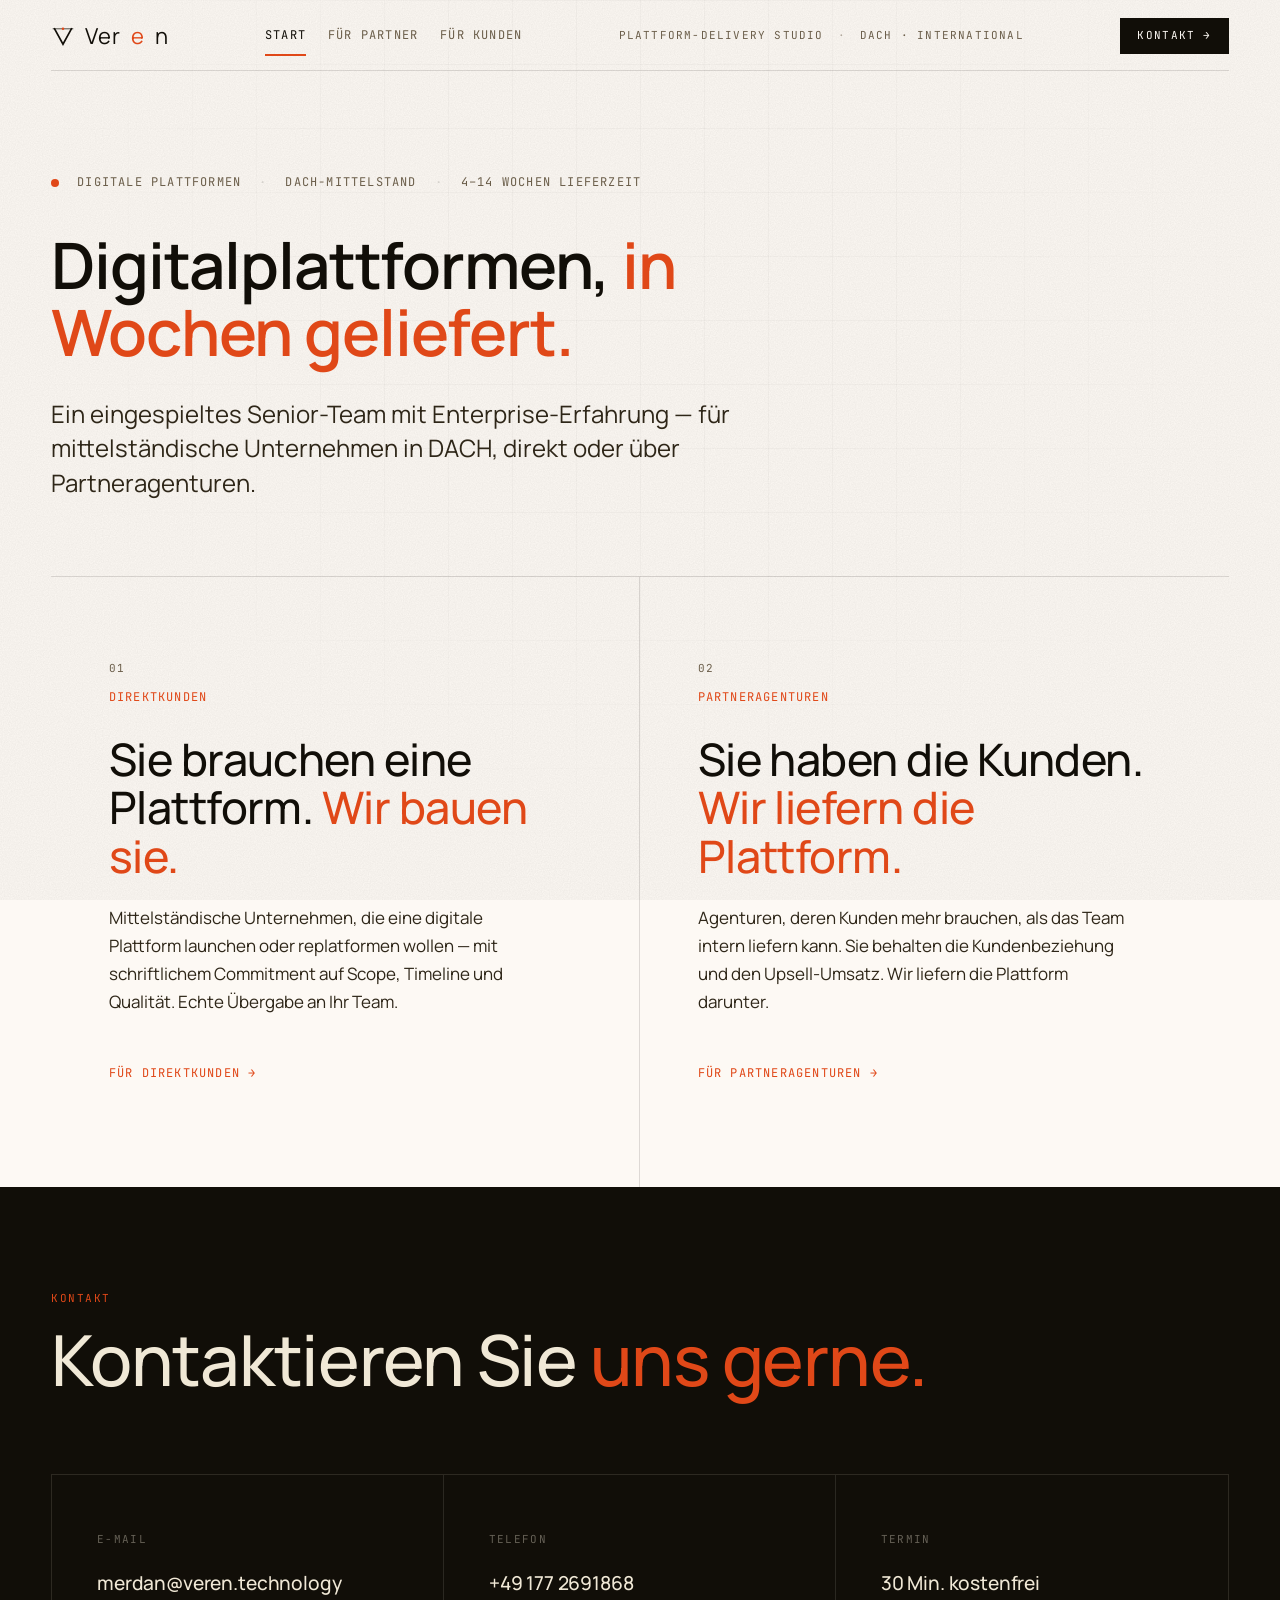
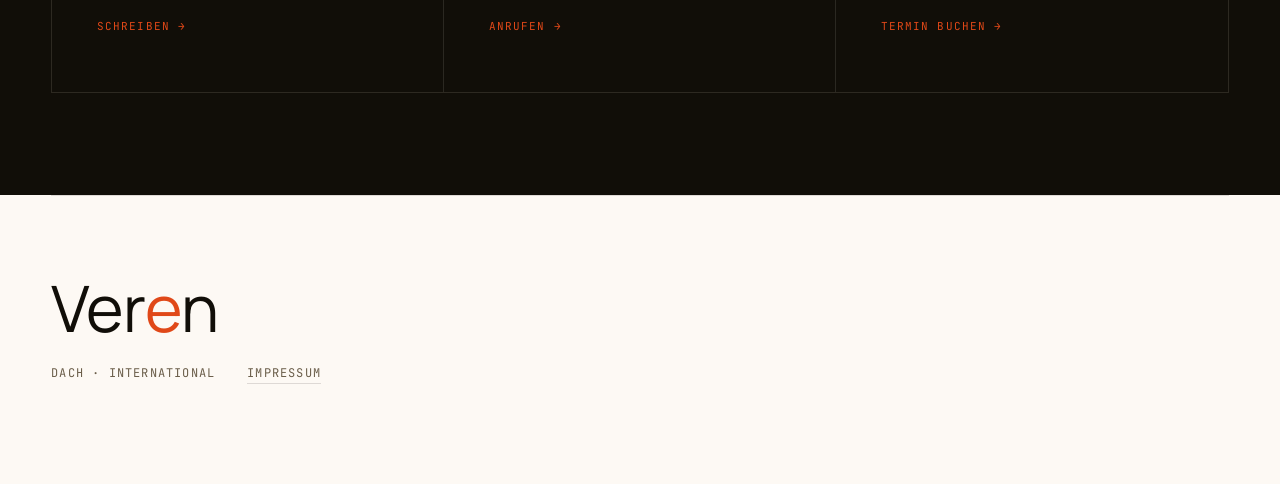
<file: index.html>
<!doctype html>
<html lang="de">
<head>
<meta charset="UTF-8" />
<meta name="viewport" content="width=device-width, initial-scale=1.0" />
<title>Veren — Digitale Plattformen, in Wochen geliefert.</title>
<link rel="preconnect" href="https://fonts.googleapis.com" />
<link rel="preconnect" href="https://fonts.gstatic.com" crossorigin />
<link href="https://fonts.googleapis.com/css2?family=Manrope:wght@300;400;500;600;700;800&family=JetBrains+Mono:wght@300;400;500&display=swap" rel="stylesheet" />
<link rel="icon" type="image/svg+xml" href="favicon.svg" />
<link rel="stylesheet" href="styles/veren.css" />
<style>
  .home-hero{
    padding: clamp(56px, 8vw, 112px) 0 clamp(44px, 6vw, 76px);
  }
  .home-hero__eyebrow{
    font-family: var(--mono);
    font-size: 12px;
    letter-spacing: .10em;
    text-transform: uppercase;
    color: var(--ink-mute);
    margin-bottom: clamp(24px, 3vw, 40px);
    display: flex;
    align-items: center;
    gap: 18px;
    flex-wrap: wrap;
  }
  .home-hero__eyebrow .pip{
    width: 8px; height: 8px; border-radius: 50%;
    background: var(--rust);
    animation: pulse 2.8s ease-in-out infinite;
  }
  .home-hero__title{
    font-family: var(--serif);
    font-weight: 600;
    font-size: clamp(36px, 5vw, 72px);
    line-height: 1.05;
    letter-spacing: -.018em;
    margin: 0 0 clamp(20px, 2.5vw, 36px);
    color: var(--ink);
    max-width: 20ch;
  }
  .home-hero__title em{  color: var(--rust); }
  .home-hero__sub{
    font-family: var(--serif);
    
    font-size: clamp(18px, 1.9vw, 24px);
    line-height: 1.42;
    color: var(--ink-soft);
    margin: 0;
    max-width: 52ch;
  }

  /* Two routing cards */
  .routes{
    display: grid;
    grid-template-columns: 1fr 1fr;
    gap: 0;
    border-top: 1px solid var(--rule);
  }
  .route-card{
    padding: clamp(44px, 6.5vw, 88px) clamp(32px, 4.5vw, 64px) clamp(56px, 8vw, 108px);
    border-right: 1px solid var(--rule);
    text-decoration: none;
    color: var(--ink);
    display: block;
    position: relative;
    transition: background .3s ease;
  }
  .route-card:last-child{ border-right: 0; }
  .route-card:hover{ background: rgba(177,74,44,.03); }
  .route-card::before{
    content: "";
    position: absolute;
    top: 0; left: 0; right: 0;
    height: 2px;
    background: transparent;
    transition: background .3s ease;
  }
  .route-card:hover::before{ background: var(--rust); }
  .route-card__num{
    font-family: var(--mono);
    font-size: 11px;
    letter-spacing: .10em;
    text-transform: uppercase;
    color: var(--ink-mute);
    margin-bottom: 10px;
  }
  .route-card__tag{
    font-family: var(--mono);
    font-size: 12px;
    letter-spacing: .10em;
    text-transform: uppercase;
    color: var(--rust);
    margin-bottom: 28px;
  }
  .route-card__title{
    font-family: var(--serif);
    font-weight: 500;
    font-size: clamp(28px, 3.5vw, 52px);
    line-height: 1.08;
    letter-spacing: -.012em;
    margin: 0 0 24px;
    max-width: 22ch;
  }
  .route-card__title em{  color: var(--rust); }
  .route-card__body{
    font-size: 17px;
    color: var(--ink-soft);
    line-height: 1.65;
    max-width: 44ch;
    margin: 0 0 40px;
  }
  .route-card__cta{
    font-family: var(--mono);
    font-size: 12px;
    letter-spacing: .10em;
    text-transform: uppercase;
    color: var(--rust);
    display: inline-flex;
    align-items: center;
    gap: 10px;
    transition: gap .2s ease;
  }
  .route-card:hover .route-card__cta{ gap: 18px; }

  @media (max-width: 768px){
    .routes{ grid-template-columns: 1fr; }
    .route-card{ border-right: 0; border-bottom: 1px solid var(--rule); }
    .route-card:last-child{ border-bottom: 0; }
  }
</style>
</head>
<body>

<div class="progress" aria-hidden="true"><div class="progress__bar" id="bar"></div></div>

<div class="shell">

  <nav class="docnav">
    <a href="index.html" class="docnav__brand" aria-label="Veren">
      <svg class="mark" viewBox="0 0 200 200" aria-hidden="true">
        <path d="M30 40 L100 168 L170 40" fill="none" stroke="currentColor" stroke-width="14" stroke-linecap="square" stroke-linejoin="miter"/>
        <line x1="14" y1="40" x2="186" y2="40" stroke="currentColor" stroke-width="6"/>
        <circle class="pulse" cx="100" cy="40" r="11" fill="#e04818"/>
      </svg>
      Ver<em>e</em>n
    </a>
    <div class="docnav__links">
      <a href="index.html" class="is-current">Start</a>
      <a href="for-partners.html">Für Partner</a>
      <a href="for-clients.html">Für Kunden</a>
    </div>
    <div class="docnav__meta">
      <span>Plattform-Delivery Studio</span>
      <span class="dot">·</span>
      <span>DACH &middot; International</span>
    </div>
    <a href="#contact" class="docnav__cta">Kontakt <span aria-hidden="true">&rarr;</span></a>
  </nav>

  <header class="home-hero reveal">
    <div class="home-hero__eyebrow">
      <span class="pip"></span>
      <span>Digitale Plattformen</span>
      <span style="color:var(--rule);">·</span>
      <span>DACH-Mittelstand</span>
      <span style="color:var(--rule);">·</span>
      <span>4–14 Wochen Lieferzeit</span>
    </div>
    <h1 class="home-hero__title">
      Digital&shy;platt&shy;formen, <em>in Wochen geliefert.</em>
    </h1>
    <p class="home-hero__sub">
      Ein eingespieltes Senior-Team mit Enterprise-Erfahrung &mdash; f&uuml;r mittelst&auml;ndische Unternehmen in DACH, direkt oder &uuml;ber Partneragenturen.
    </p>
  </header>

  <div class="routes">
    <a href="for-clients.html" class="route-card reveal">
      <div class="route-card__num">01</div>
      <div class="route-card__tag">Direktkunden</div>
      <h2 class="route-card__title">Sie brauchen eine Plattform. <em>Wir bauen sie.</em></h2>
      <p class="route-card__body">Mittelst&auml;ndische Unternehmen, die eine digitale Plattform launchen oder replatformen wollen &mdash; mit schriftlichem Commitment auf Scope, Timeline und Qualit&auml;t. Echte &Uuml;bergabe an Ihr Team.</p>
      <span class="route-card__cta">F&uuml;r Direktkunden &rarr;</span>
    </a>
    <a href="for-partners.html" class="route-card reveal">
      <div class="route-card__num">02</div>
      <div class="route-card__tag">Partneragenturen</div>
      <h2 class="route-card__title">Sie haben die Kunden. <em>Wir liefern die Plattform.</em></h2>
      <p class="route-card__body">Agenturen, deren Kunden mehr brauchen, als das Team intern liefern kann. Sie behalten die Kundenbeziehung und den Upsell-Umsatz. Wir liefern die Plattform darunter.</p>
      <span class="route-card__cta">F&uuml;r Partneragenturen &rarr;</span>
    </a>
  </div>

</div>

<section id="contact" class="contact-band">
  <div class="contact-band__inner">
    <div class="contact-band__label">Kontakt</div>
    <h2 class="contact-band__title">Kontaktieren Sie <em>uns gerne.</em></h2>
    <div class="contact-band__grid">
      <a href="mailto:merdan@veren.technology" class="contact-card">
        <div class="contact-card__type">E-Mail</div>
        <div class="contact-card__value">merdan@veren.technology</div>
        <span class="contact-card__action">Schreiben &rarr;</span>
      </a>
      <a href="tel:+491772691868" class="contact-card">
        <div class="contact-card__type">Telefon</div>
        <div class="contact-card__value">+49 177 2691868</div>
        <span class="contact-card__action">Anrufen &rarr;</span>
      </a>
      <a href="#" class="contact-card" id="cal-popup-trigger">
        <div class="contact-card__type">Termin</div>
        <div class="contact-card__value">30 Min. kostenfrei</div>
        <span class="contact-card__action">Termin buchen &rarr;</span>
      </a>
    </div>
  </div>
</section>

<div class="shell">
  <footer class="colophon">
    <div class="colophon__mark">Ver<em>e</em>n</div>
    <div class="colophon__meta">
      <span>DACH &middot; International</span>
      <a href="impressum.html" class="colophon__link">Impressum</a>
    </div>
  </footer>
</div>

<script>
  (function (C, A, L) { let p = function (a, ar) { a.q.push(ar); }; let d = C.document; C.Cal = C.Cal || function () { let cal = C.Cal; let ar = arguments; if (!cal.loaded) { cal.ns = {}; cal.q = cal.q || []; d.head.appendChild(d.createElement("script")).src = A; cal.loaded = true; } if (ar[0] === L) { const api = function () { p(api, arguments); }; const namespace = ar[1]; api.q = api.q || []; if(typeof namespace === "string"){cal.ns[namespace] = cal.ns[namespace] || api;p(cal.ns[namespace], ar);p(cal, ["initNamespace", namespace]);} else p(cal, ar); return;} p(cal, ar); }; })(window, "https://app.cal.com/embed/embed.js", "init");
  Cal("init", "30min", {origin:"https://app.cal.com"});
  Cal.ns["30min"]("ui", {"hideEventTypeDetails":false,"layout":"month_view"});
  document.getElementById('cal-popup-trigger').addEventListener('click', function(e){
    e.preventDefault();
    Cal.ns["30min"]("modal", { calLink: "merdan-ozdogan-rk7asm/30min" });
  });
</script>
<script>
  const io = new IntersectionObserver((entries) => {
    for (const e of entries){
      if (e.isIntersecting){ e.target.classList.add('in'); io.unobserve(e.target); }
    }
  }, { threshold: 0.08 });
  document.querySelectorAll('.reveal').forEach(el => io.observe(el));
</script>
</body>
</html>
</file>
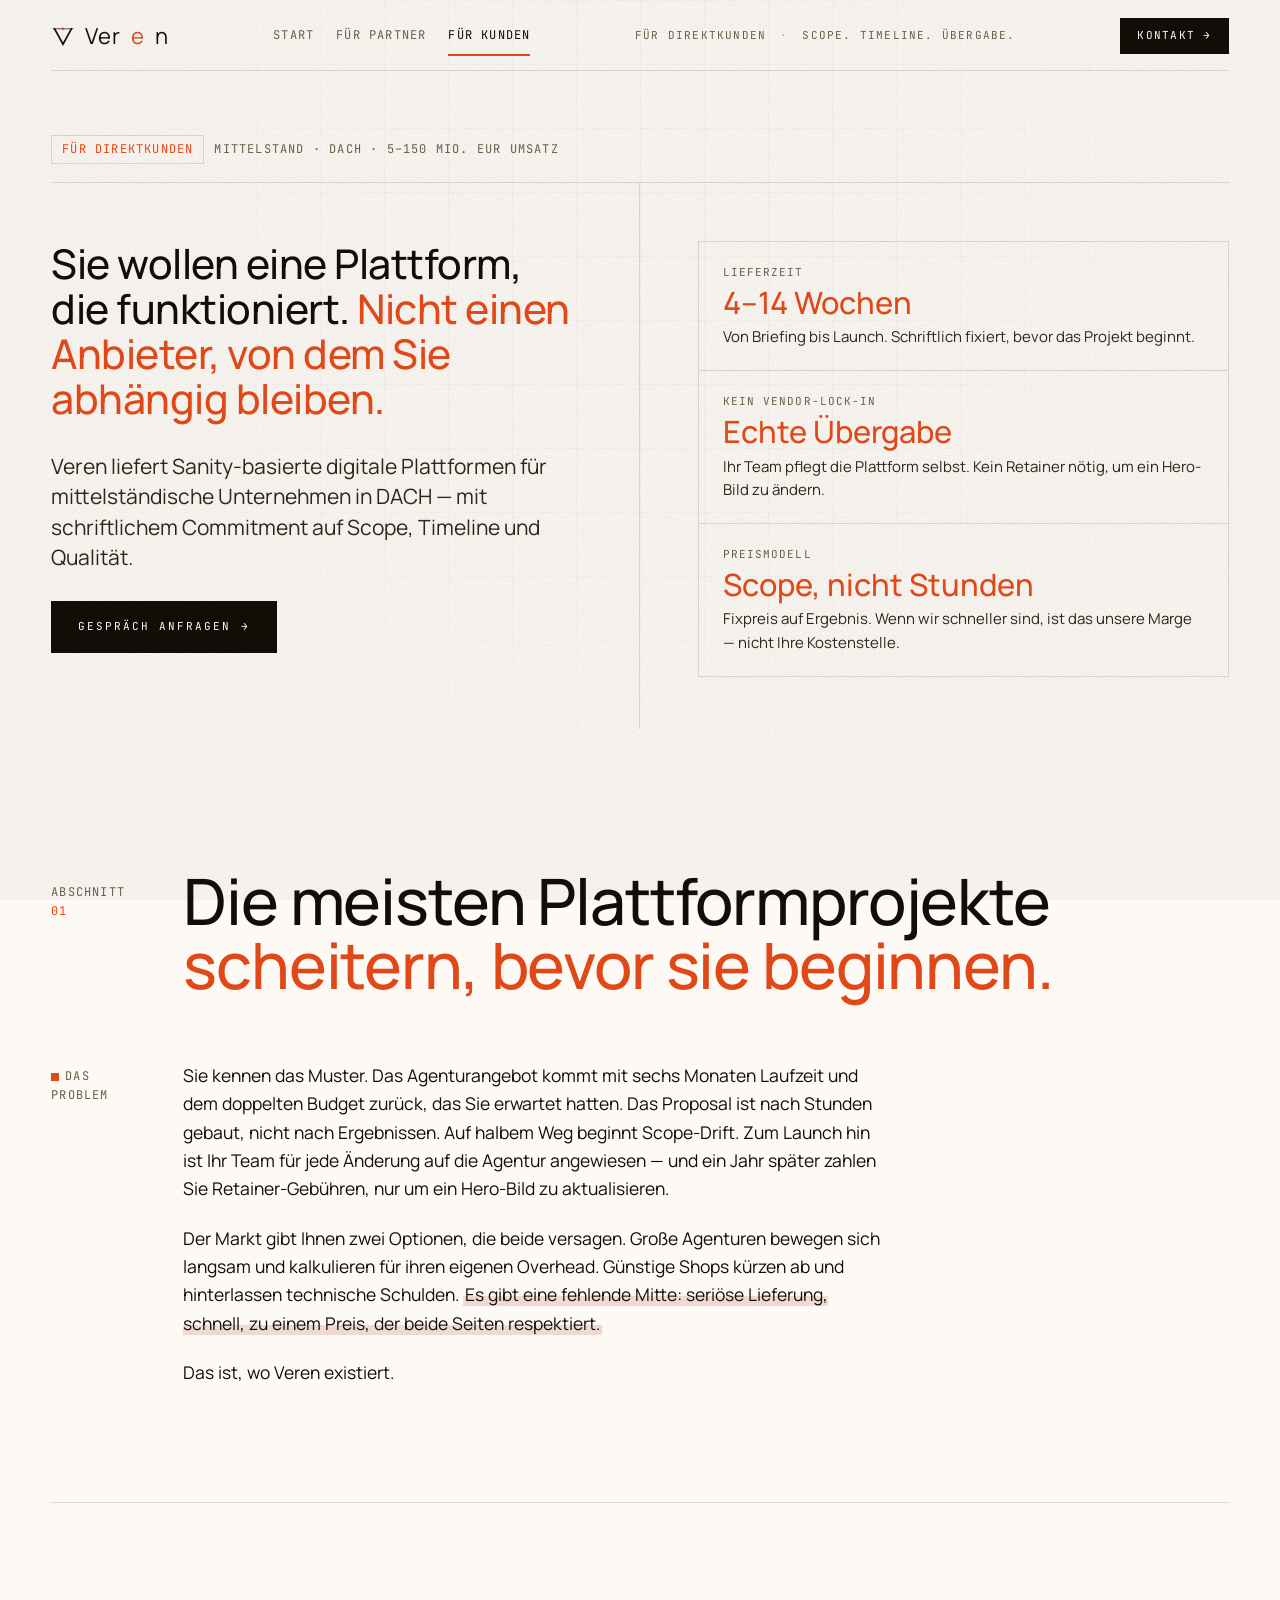
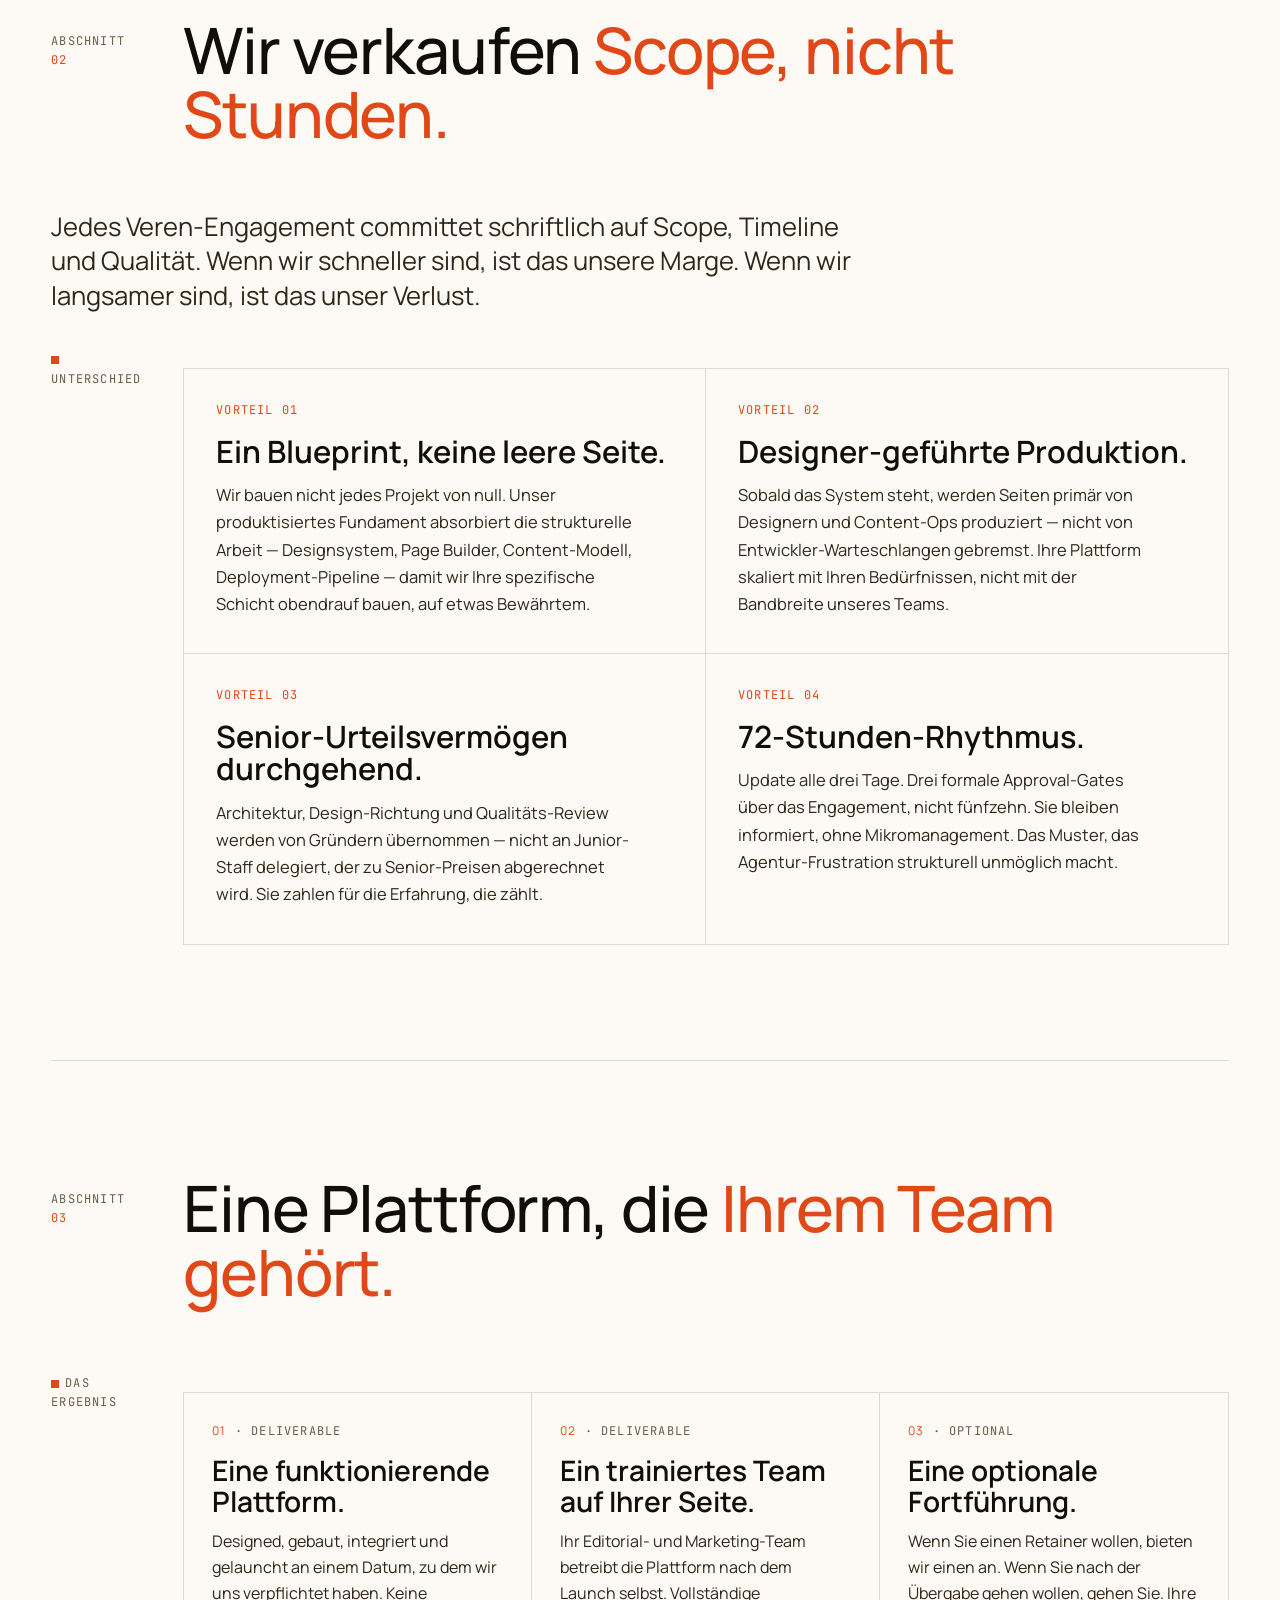
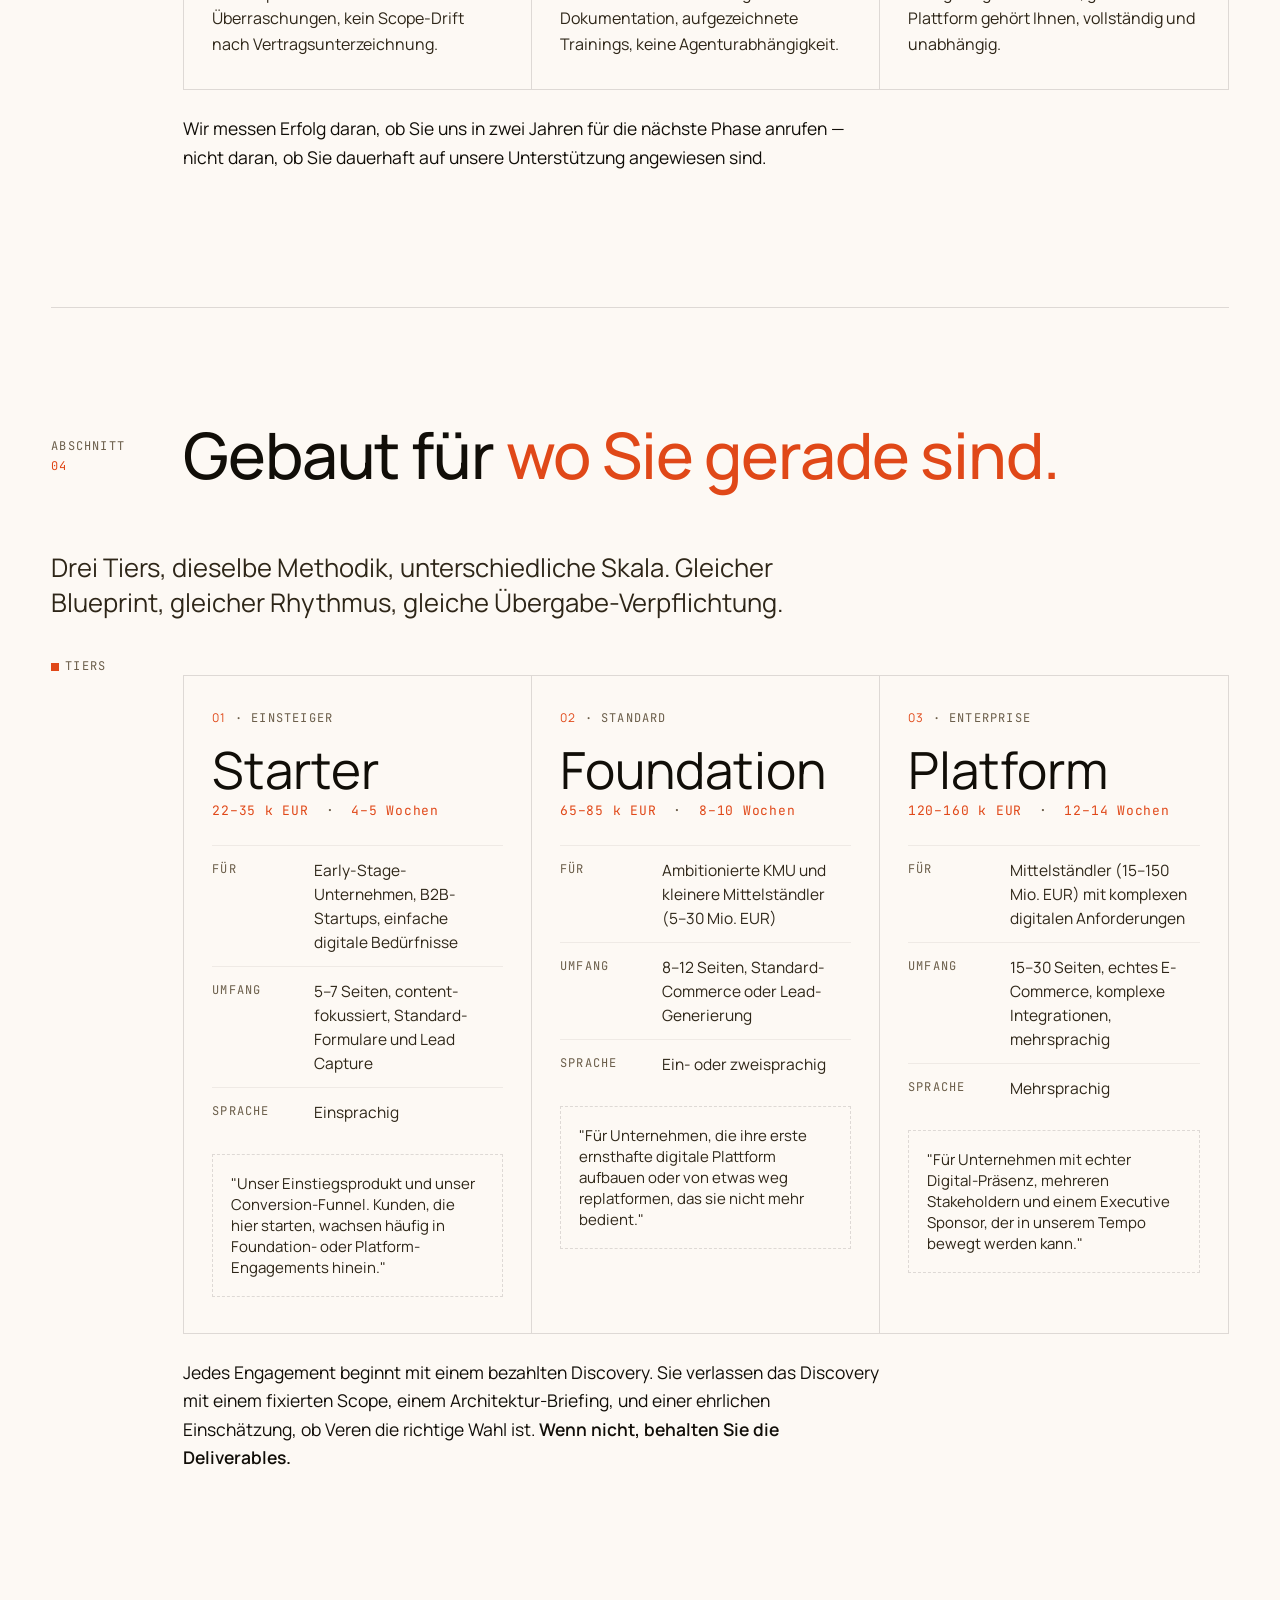
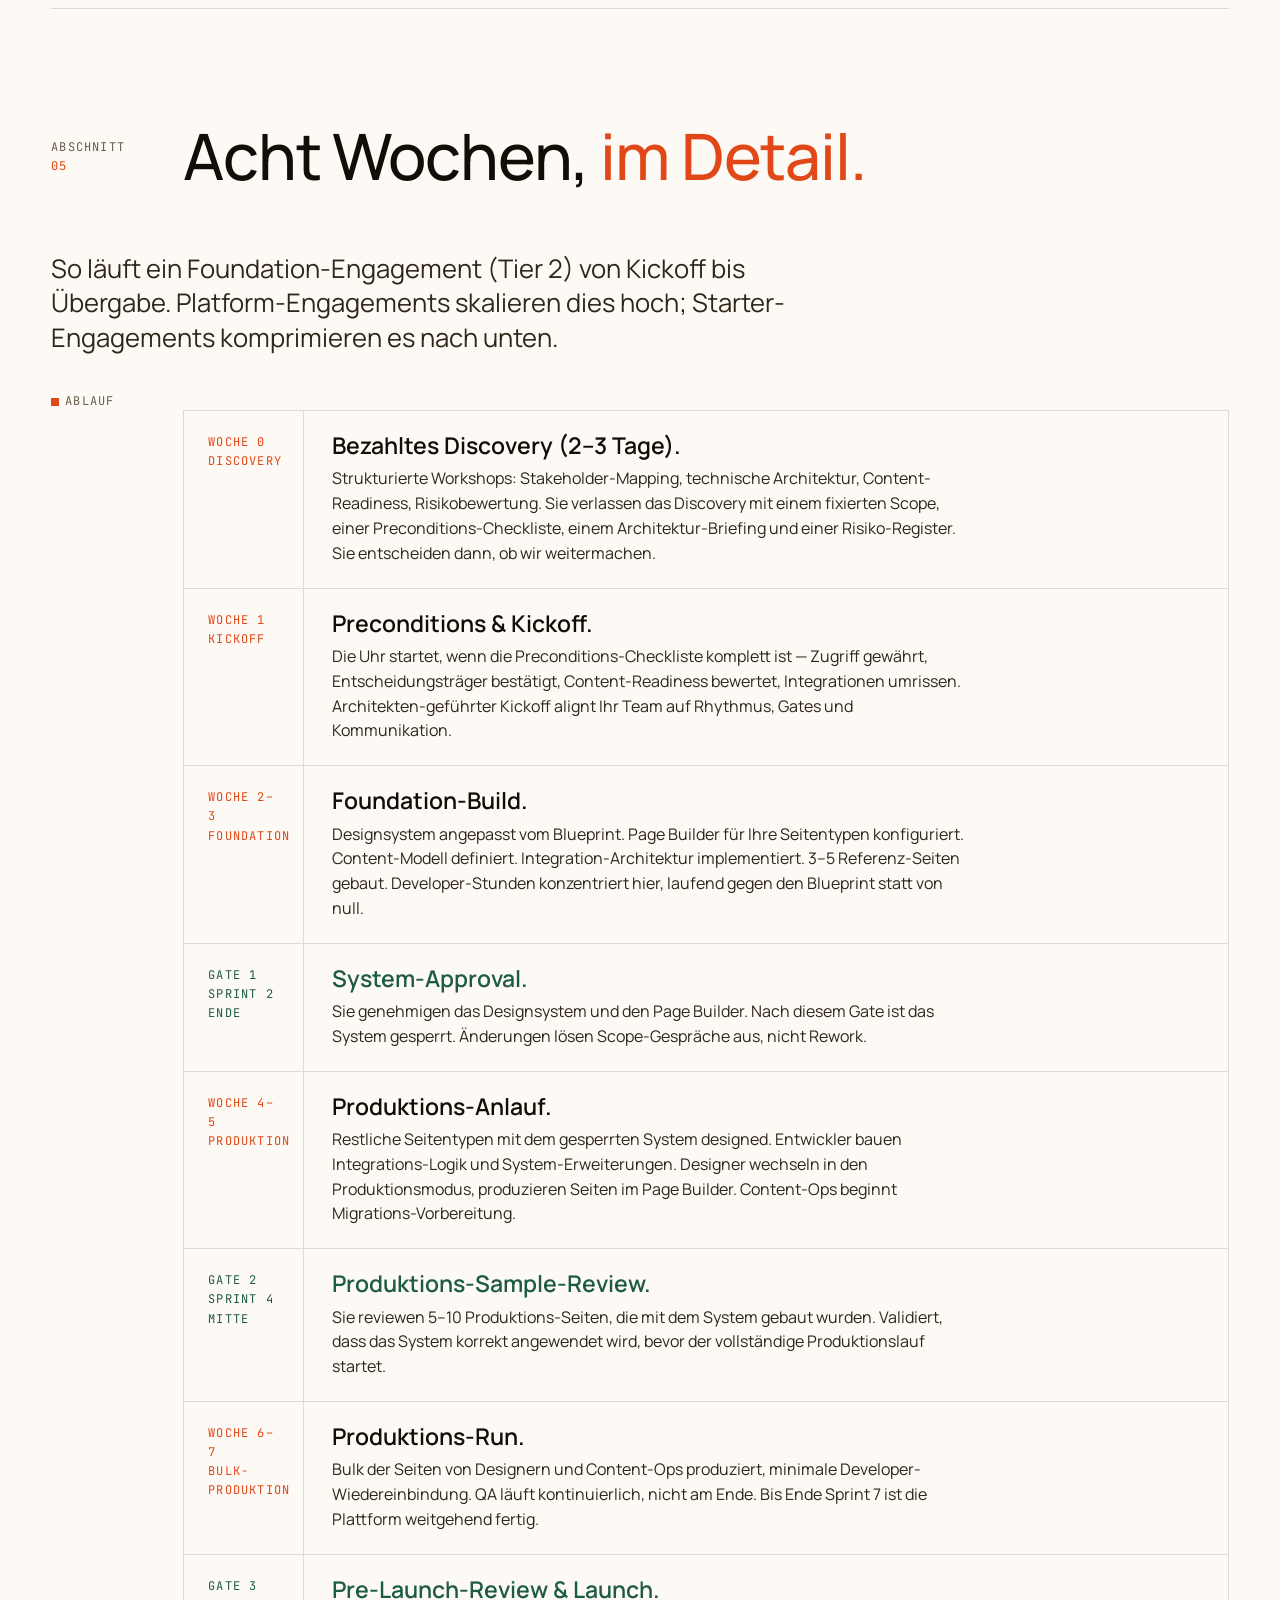
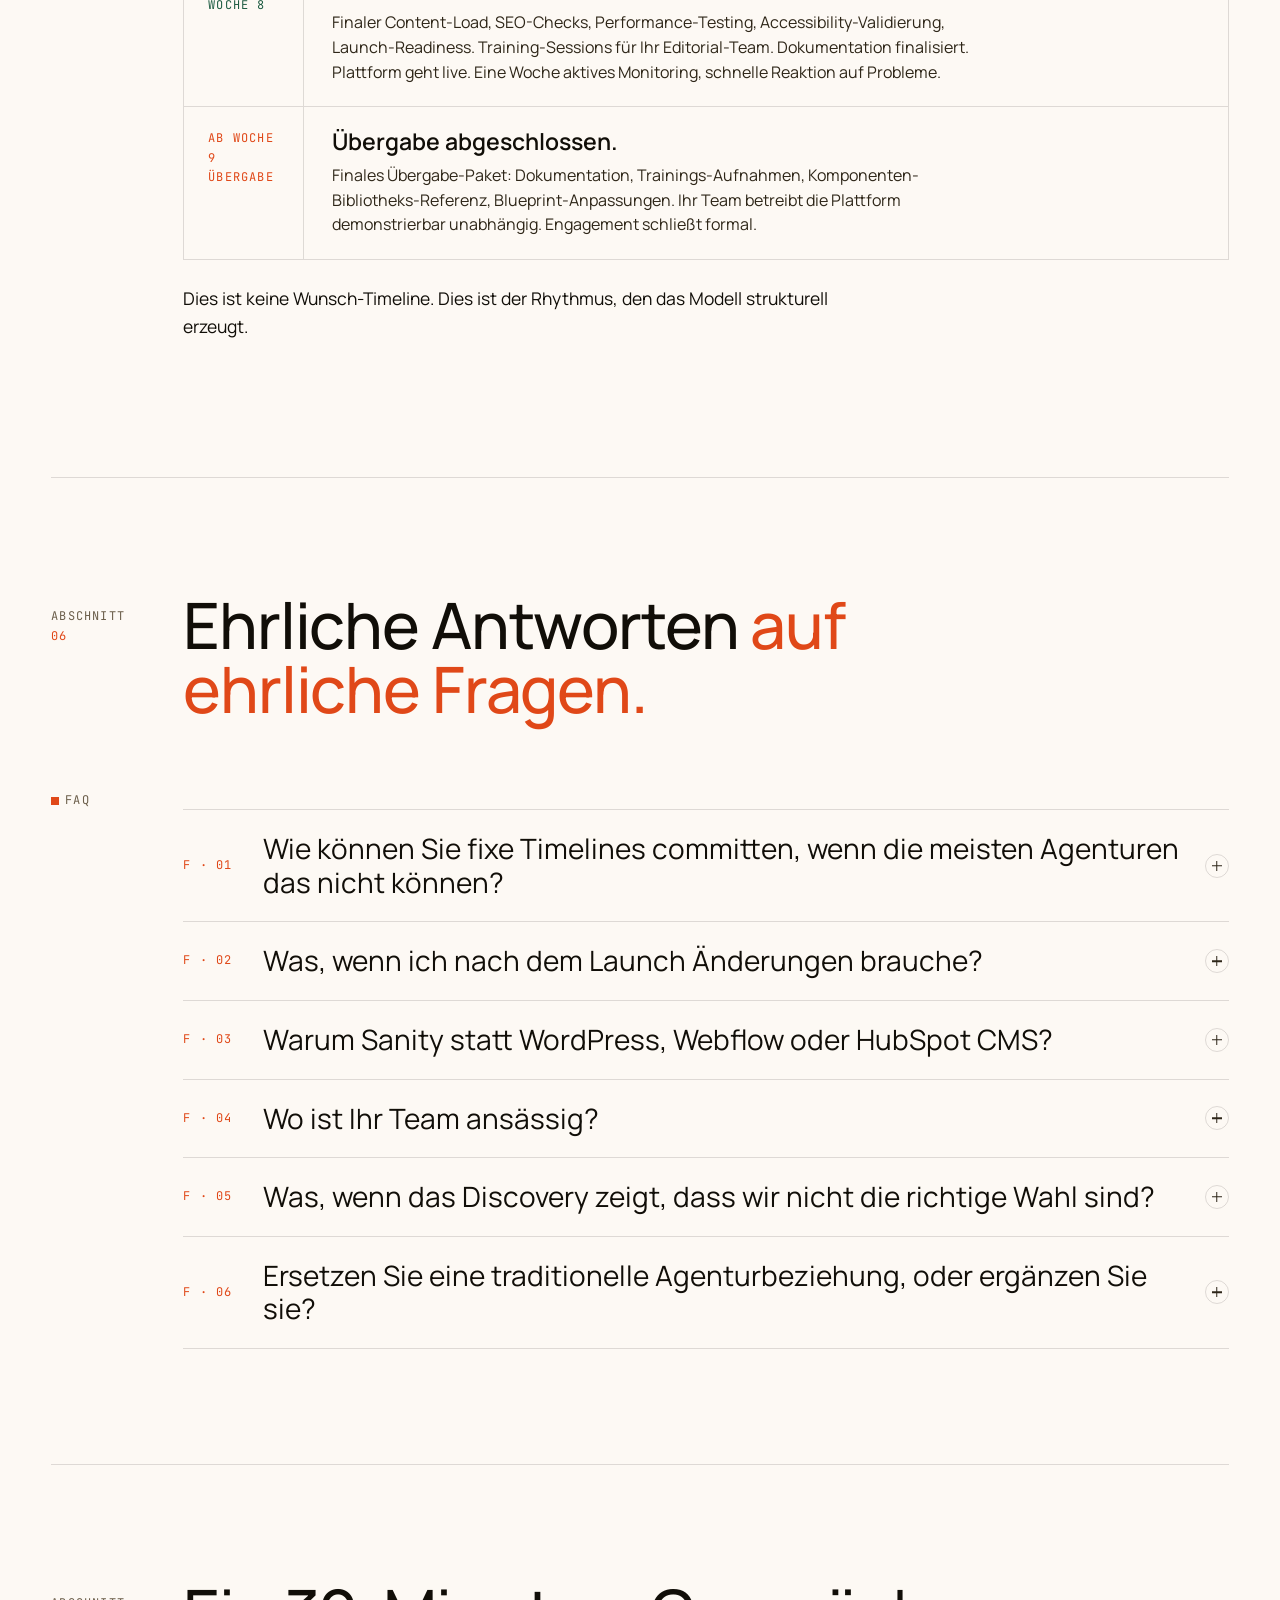
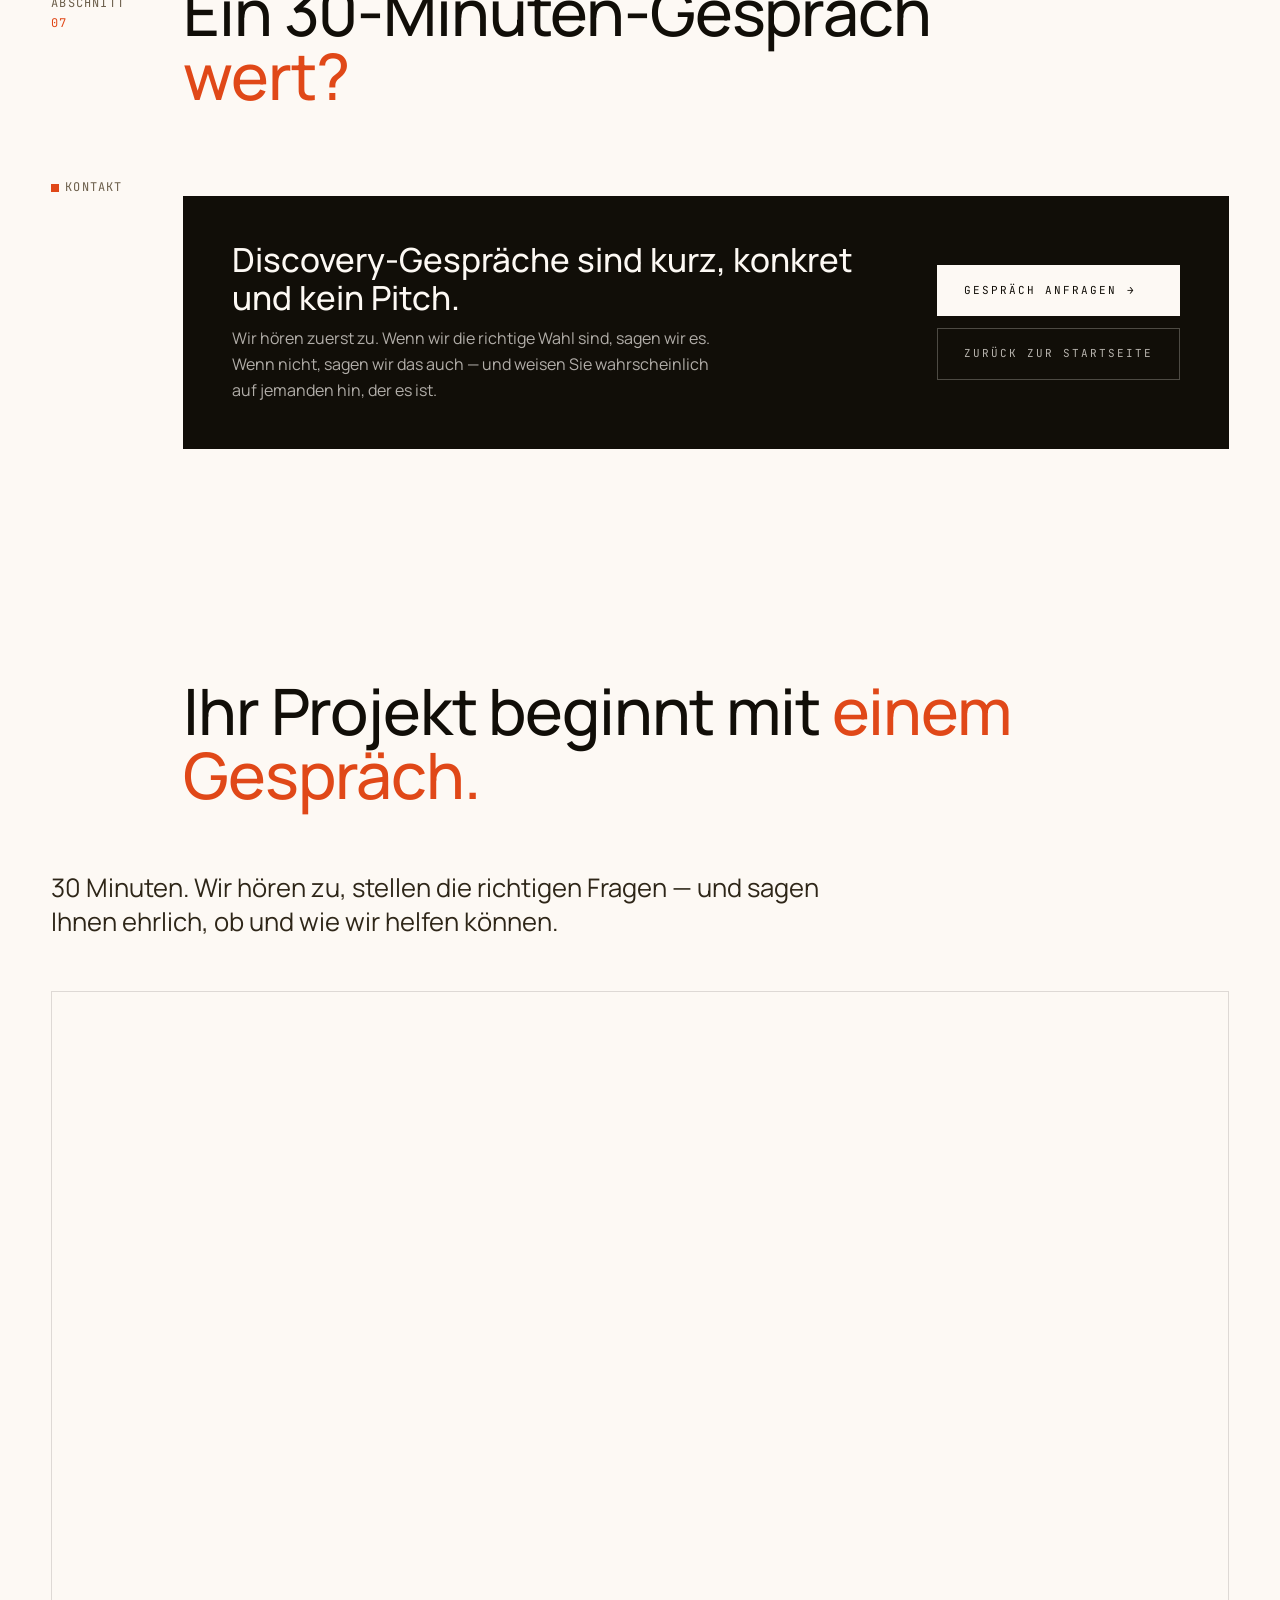
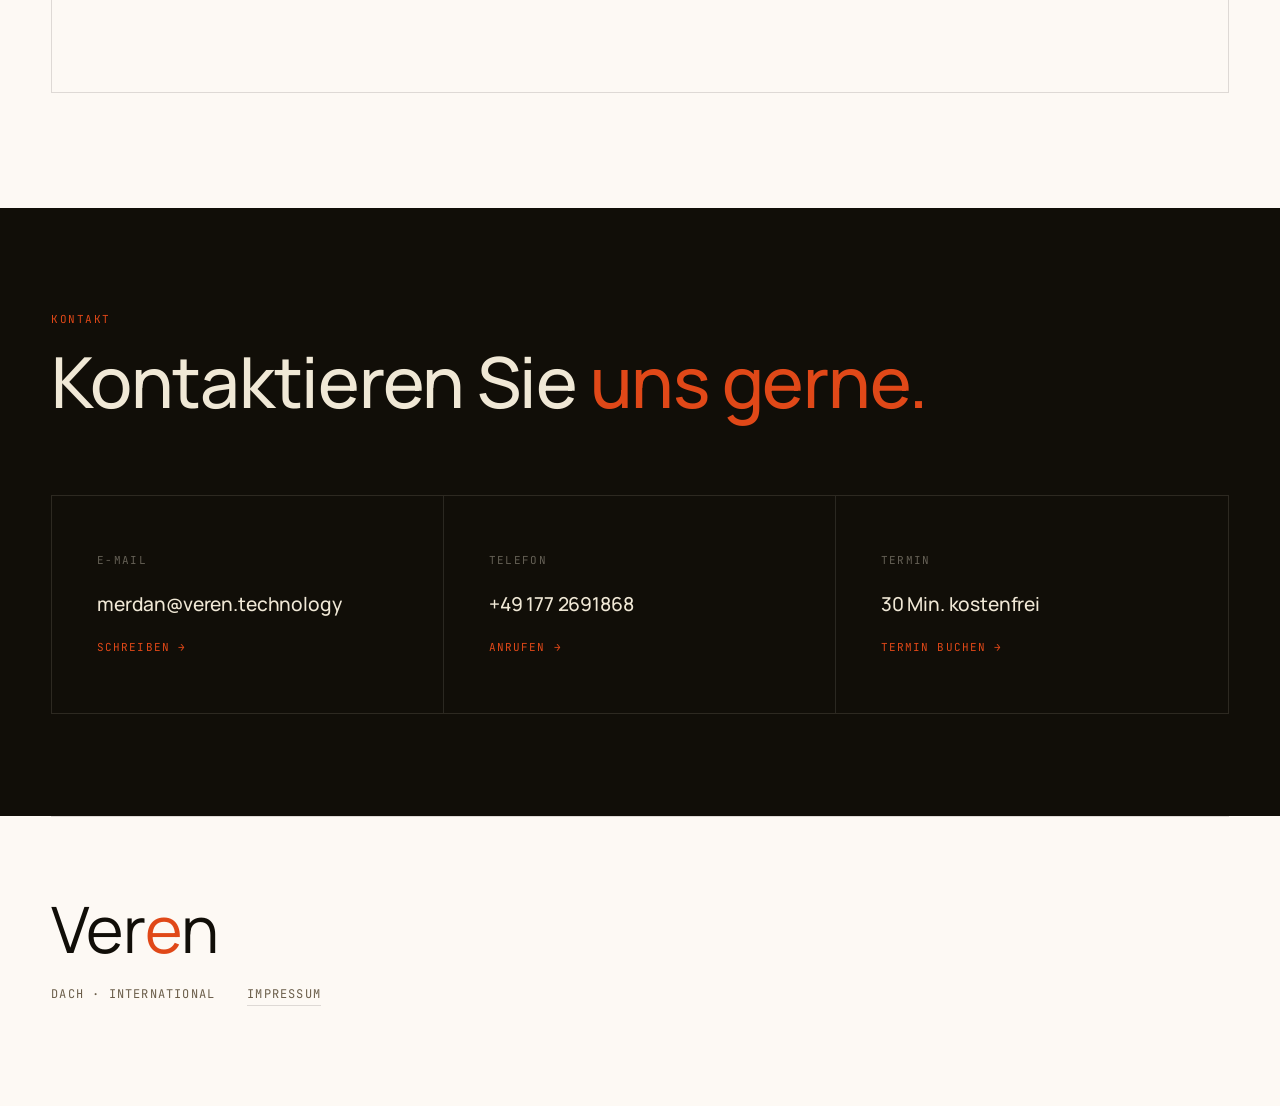
<file: for-clients.html>
<!doctype html>
<html lang="de">
<head>
<meta charset="UTF-8" />
<meta name="viewport" content="width=device-width, initial-scale=1.0" />
<title>Veren — Für Direktkunden · Digitale Plattformen, geliefert in Wochen.</title>
<link rel="preconnect" href="https://fonts.googleapis.com" />
<link rel="preconnect" href="https://fonts.gstatic.com" crossorigin />
<link href="https://fonts.googleapis.com/css2?family=Manrope:wght@300;400;500;600;700;800&family=JetBrains+Mono:wght@300;400;500&display=swap" rel="stylesheet" />
<link rel="icon" type="image/svg+xml" href="favicon.svg" />
<link rel="stylesheet" href="styles/veren.css" />
<style>
  .hero{ padding: clamp(36px, 5vw, 72px) 0 0; }
  .hero__eyebrow{
    font-family: var(--mono);
    font-size: 12px;
    letter-spacing: .10em;
    text-transform: uppercase;
    color: var(--ink-mute);
    padding-bottom: 18px;
    border-bottom: 1px solid var(--rule);
    display: flex; align-items: center; gap: 10px;
    flex-wrap: wrap;
  }
  .hero__eyebrow .pill{
    border: 1px solid var(--rule);
    padding: 4px 10px;
    color: var(--rust);
  }
  .hero__split{
    display: grid;
    grid-template-columns: 1fr 1fr;
    gap: 0;
    align-items: start;
  }
  .hero__left{
    padding: clamp(32px, 4.5vw, 64px) clamp(32px, 4.5vw, 60px) clamp(40px, 6vw, 80px) 0;
    border-right: 1px solid var(--rule);
  }
  .hero__right{
    padding: clamp(32px, 4.5vw, 64px) 0 clamp(40px, 6vw, 80px) clamp(32px, 4.5vw, 60px);
  }
  .hero__title{
    font-family: var(--serif);
    font-weight: 500;
    font-size: clamp(26px, 3.2vw, 48px);
    line-height: 1.1;
    letter-spacing: -.012em;
    margin: 0 0 clamp(18px, 2.5vw, 30px);
    color: var(--ink);
    max-width: 24ch;
  }
  .hero__title em{  color: var(--rust); }
  .hero__sub{
    font-family: var(--serif);
    
    font-size: clamp(16px, 1.7vw, 21px);
    line-height: 1.45;
    color: var(--ink-soft);
    max-width: 48ch;
    margin: 0 0 28px;
  }
  .hero__panel{ border: 1px solid var(--rule); }
  .hero__panel-item{ padding: 22px 24px; border-bottom: 1px solid var(--rule); }
  .hero__panel-item:last-child{ border-bottom: 0; }
  .hero__panel-label{
    font-family: var(--mono);
    font-size: 11px;
    letter-spacing: .10em;
    text-transform: uppercase;
    color: var(--ink-mute);
    margin-bottom: 6px;
  }
  .hero__panel-num{
    font-family: var(--serif);
    font-weight: 500;
    font-size: clamp(22px, 2.4vw, 34px);
    color: var(--rust);
    line-height: .96;
    margin-bottom: 8px;
  }
  .hero__panel-body{
    font-size: 15px;
    color: var(--ink-soft);
    line-height: 1.55;
    margin: 0;
  }

  /* Differentiators */
  .diffs{
    display: grid;
    grid-template-columns: repeat(2, 1fr);
    gap: 0;
    border: 1px solid var(--rule);
    margin-top: 24px;
  }
  .diff{
    padding: 32px 32px 36px;
    border-right: 1px solid var(--rule);
    border-bottom: 1px solid var(--rule);
  }
  .diff:nth-child(2n){ border-right: 0; }
  .diff:nth-last-child(-n+2){ border-bottom: 0; }
  .diff__label{
    font-family: var(--mono);
    font-size: 12px;
    letter-spacing: .10em;
    text-transform: uppercase;
    color: var(--rust);
    margin-bottom: 14px;
  }
  .diff h3{
    font-family: var(--serif);
    font-weight: 600;
    font-size: clamp(24px, 2.4vw, 34px);
    line-height: 1.06;
    margin: 0 0 14px;
  }
  .diff p{
    font-size: 16.5px;
    color: var(--ink-soft);
    line-height: 1.65;
    margin: 0;
    max-width: 42ch;
  }

  /* What you get */
  .deliverables{
    display: grid;
    grid-template-columns: repeat(3, 1fr);
    gap: 0;
    border: 1px solid var(--rule);
    margin-top: 24px;
  }
  .deliverable{
    padding: 28px 28px 32px;
    border-right: 1px solid var(--rule);
  }
  .deliverable:last-child{ border-right: 0; }
  .deliverable__no{
    font-family: var(--mono);
    font-size: 12px;
    letter-spacing: .10em;
    text-transform: uppercase;
    color: var(--ink-mute);
    margin-bottom: 14px;
  }
  .deliverable__no em{ color: var(--rust); font-style: normal; }
  .deliverable h3{
    font-family: var(--serif);
    font-weight: 600;
    font-size: clamp(22px, 2.2vw, 30px);
    line-height: 1.1;
    margin: 0 0 12px;
  }
  .deliverable p{
    font-size: 16px;
    color: var(--ink-soft);
    line-height: 1.6;
    margin: 0;
  }

  /* Timeline steps */
  .steps{
    margin-top: 24px;
    border: 1px solid var(--rule);
  }
  .step{
    display: grid;
    grid-template-columns: 120px 1fr;
    gap: 0;
    border-bottom: 1px solid var(--rule);
  }
  .step:last-child{ border-bottom: 0; }
  .step__when{
    padding: 22px 24px;
    border-right: 1px solid var(--rule);
    font-family: var(--mono);
    font-size: 12px;
    letter-spacing: .10em;
    text-transform: uppercase;
    color: var(--rust);
    line-height: 1.6;
  }
  .step__body{
    padding: 22px 28px;
  }
  .step__body h4{
    font-family: var(--serif);
    font-weight: 600;
    font-size: clamp(18px, 1.8vw, 24px);
    line-height: 1.1;
    margin: 0 0 8px;
    color: var(--ink);
  }
  .step__body p{
    font-size: 16px;
    color: var(--ink-soft);
    line-height: 1.55;
    margin: 0;
    max-width: 64ch;
  }
  .step--gate .step__when{ color: var(--green); }
  .step--gate .step__body h4{ color: var(--green); }

  /* CTA block */
  .cta-block{
    margin-top: 24px;
    border: 1px solid var(--rule);
    padding: 44px 48px;
    display: grid;
    grid-template-columns: 1fr auto;
    gap: 48px;
    align-items: center;
    background: var(--ink);
  }
  .cta-block__text h3{
    font-family: var(--serif);
    font-weight: 500;
    font-size: clamp(24px, 2.6vw, 36px);
    line-height: 1.12;
    margin: 0 0 10px;
    color: var(--paper);
  }
  .cta-block__text p{
    font-size: 16px;
    color: rgba(253,249,244,.68);
    margin: 0;
    max-width: 48ch;
  }
  .cta-block__actions{
    display: flex;
    flex-direction: column;
    gap: 12px;
    flex-shrink: 0;
  }
  .cta--light{
    background: var(--paper);
    color: var(--ink);
    border-color: var(--paper);
  }
  .cta--light:hover{
    background: var(--rust);
    border-color: var(--rust);
    color: var(--paper);
  }

  @media (max-width: 980px){
    .hero__split{ grid-template-columns: 1fr; }
    .hero__left{ border-right: 0; border-bottom: 1px solid var(--rule); padding-right: 0; }
    .hero__right{ padding-left: 0; }
    .diffs{ grid-template-columns: 1fr; }
    .diff{ border-right: 0 !important; }
    .deliverables{ grid-template-columns: 1fr; }
    .deliverable{ border-right: 0; border-bottom: 1px solid var(--rule); }
    .deliverable:last-child{ border-bottom: 0; }
    .step{ grid-template-columns: 1fr; }
    .step__when{ border-right: 0; border-bottom: 1px solid var(--rule); padding: 14px 24px; }
    .cta-block{ grid-template-columns: 1fr; gap: 28px; padding: 32px 28px; }
  }
</style>
</head>
<body>

<div class="progress" aria-hidden="true"><div class="progress__bar" id="bar"></div></div>

<div class="shell">

  <nav class="docnav">
    <a href="index.html" class="docnav__brand" aria-label="Veren">
      <svg class="mark" viewBox="0 0 200 200" aria-hidden="true">
        <path d="M30 40 L100 168 L170 40" fill="none" stroke="currentColor" stroke-width="14" stroke-linecap="square" stroke-linejoin="miter"/>
        <line x1="14" y1="40" x2="186" y2="40" stroke="currentColor" stroke-width="6"/>
        <circle class="pulse" cx="100" cy="40" r="11" fill="#e04818"/>
      </svg>
      Ver<em>e</em>n
    </a>
    <div class="docnav__links">
      <a href="index.html">Start</a>
      <a href="for-partners.html">Für Partner</a>
      <a href="for-clients.html" class="is-current">Für Kunden</a>
    </div>
    <div class="docnav__meta">
      <span>Für Direktkunden</span>
      <span class="dot">·</span>
      <span>Scope. Timeline. Übergabe.</span>
    </div>
    <a href="#contact" class="docnav__cta">Kontakt <span aria-hidden="true">&rarr;</span></a>
  </nav>

  <header class="hero">
    <div class="hero__eyebrow reveal">
      <span class="pill">Für Direktkunden</span>
      <span>Mittelstand &middot; DACH &middot; 5–150 Mio. EUR Umsatz</span>
    </div>

    <div class="hero__split">
      <div class="hero__left reveal">
        <h1 class="hero__title">Sie wollen eine Plattform, die funktioniert. <em>Nicht einen Anbieter, von dem Sie abhängig bleiben.</em></h1>
        <p class="hero__sub">Veren liefert Sanity-basierte digitale Plattformen für mittelständische Unternehmen in DACH &mdash; mit schriftlichem Commitment auf Scope, Timeline und Qualität.</p>
        <a href="mailto:merdan@veren.io" class="cta">Gespräch anfragen <span class="cta__arrow">&rarr;</span></a>
      </div>

      <div class="hero__right reveal">
        <div class="hero__panel">
          <div class="hero__panel-item">
            <div class="hero__panel-label">Lieferzeit</div>
            <div class="hero__panel-num">4–14 Wochen</div>
            <p class="hero__panel-body">Von Briefing bis Launch. Schriftlich fixiert, bevor das Projekt beginnt.</p>
          </div>
          <div class="hero__panel-item">
            <div class="hero__panel-label">Kein Vendor-Lock-in</div>
            <div class="hero__panel-num">Echte Übergabe</div>
            <p class="hero__panel-body">Ihr Team pflegt die Plattform selbst. Kein Retainer nötig, um ein Hero-Bild zu ändern.</p>
          </div>
          <div class="hero__panel-item">
            <div class="hero__panel-label">Preismodell</div>
            <div class="hero__panel-num">Scope, nicht Stunden</div>
            <p class="hero__panel-body">Fixpreis auf Ergebnis. Wenn wir schneller sind, ist das unsere Marge &mdash; nicht Ihre Kostenstelle.</p>
          </div>
        </div>
      </div>
    </div>
  </header>


  <!-- 01 — DAS PROBLEM -->
  <section class="chap" id="problem">
    <div class="chap__head reveal">
      <div class="chap__num">Abschnitt<span>01</span></div>
      <h2 class="chap__title">Die meisten Plattformprojekte <em>scheitern, bevor sie beginnen.</em></h2>
    </div>

    <div class="chap__body">
      <div class="margin-label"><span class="swatch"></span>Das Problem</div>
      <div class="col">
        <p>Sie kennen das Muster. Das Agenturangebot kommt mit sechs Monaten Laufzeit und dem doppelten Budget zurück, das Sie erwartet hatten. Das Proposal ist nach Stunden gebaut, nicht nach Ergebnissen. Auf halbem Weg beginnt Scope-Drift. Zum Launch hin ist Ihr Team für jede Änderung auf die Agentur angewiesen &mdash; und ein Jahr später zahlen Sie Retainer-Gebühren, nur um ein Hero-Bild zu aktualisieren.</p>

        <p>Der Markt gibt Ihnen zwei Optionen, die beide versagen. Große Agenturen bewegen sich langsam und kalkulieren für ihren eigenen Overhead. Günstige Shops kürzen ab und hinterlassen technische Schulden. <span class="hl">Es gibt eine fehlende Mitte: seriöse Lieferung, schnell, zu einem Preis, der beide Seiten respektiert.</span></p>

        <p>Das ist, wo Veren existiert.</p>
      </div>
    </div>
  </section>


  <!-- 02 — WIE WIR ANDERS SIND -->
  <section class="chap" id="unterschied">
    <div class="chap__head reveal">
      <div class="chap__num">Abschnitt<span>02</span></div>
      <h2 class="chap__title">Wir verkaufen <em>Scope, nicht Stunden.</em></h2>
    </div>
    <p class="chap__lede reveal">Jedes Veren-Engagement committet schriftlich auf Scope, Timeline und Qualität. Wenn wir schneller sind, ist das unsere Marge. Wenn wir langsamer sind, ist das unser Verlust.</p>

    <div class="chap__body">
      <div class="margin-label"><span class="swatch"></span>Unterschied</div>
      <div class="wide">
        <div class="diffs reveal">
          <div class="diff">
            <div class="diff__label">Vorteil 01</div>
            <h3>Ein Blueprint, keine leere Seite.</h3>
            <p>Wir bauen nicht jedes Projekt von null. Unser produktisiertes Fundament absorbiert die strukturelle Arbeit &mdash; Designsystem, Page Builder, Content-Modell, Deployment-Pipeline &mdash; damit wir Ihre spezifische Schicht obendrauf bauen, auf etwas Bewährtem.</p>
          </div>
          <div class="diff">
            <div class="diff__label">Vorteil 02</div>
            <h3>Designer-geführte Produktion.</h3>
            <p>Sobald das System steht, werden Seiten primär von Designern und Content-Ops produziert &mdash; nicht von Entwickler-Warteschlangen gebremst. Ihre Plattform skaliert mit Ihren Bedürfnissen, nicht mit der Bandbreite unseres Teams.</p>
          </div>
          <div class="diff">
            <div class="diff__label">Vorteil 03</div>
            <h3>Senior-Urteilsvermögen durchgehend.</h3>
            <p>Architektur, Design-Richtung und Qualitäts-Review werden von Gründern übernommen &mdash; nicht an Junior-Staff delegiert, der zu Senior-Preisen abgerechnet wird. Sie zahlen für die Erfahrung, die zählt.</p>
          </div>
          <div class="diff">
            <div class="diff__label">Vorteil 04</div>
            <h3>72-Stunden-Rhythmus.</h3>
            <p>Update alle drei Tage. Drei formale Approval-Gates über das Engagement, nicht fünfzehn. Sie bleiben informiert, ohne Mikromanagement. Das Muster, das Agentur-Frustration strukturell unmöglich macht.</p>
          </div>
        </div>
      </div>
    </div>
  </section>


  <!-- 03 — WAS SIE BEKOMMEN -->
  <section class="chap" id="ergebnis">
    <div class="chap__head reveal">
      <div class="chap__num">Abschnitt<span>03</span></div>
      <h2 class="chap__title">Eine Plattform, die <em>Ihrem Team gehört.</em></h2>
    </div>

    <div class="chap__body">
      <div class="margin-label"><span class="swatch"></span>Das Ergebnis</div>
      <div class="wide">
        <div class="deliverables reveal">
          <div class="deliverable">
            <div class="deliverable__no"><em>01</em> · Deliverable</div>
            <h3>Eine funktionierende Plattform.</h3>
            <p>Designed, gebaut, integriert und gelauncht an einem Datum, zu dem wir uns verpflichtet haben. Keine Überraschungen, kein Scope-Drift nach Vertragsunterzeichnung.</p>
          </div>
          <div class="deliverable">
            <div class="deliverable__no"><em>02</em> · Deliverable</div>
            <h3>Ein trainiertes Team auf Ihrer Seite.</h3>
            <p>Ihr Editorial- und Marketing-Team betreibt die Plattform nach dem Launch selbst. Vollständige Dokumentation, aufgezeichnete Trainings, keine Agenturabhängigkeit.</p>
          </div>
          <div class="deliverable">
            <div class="deliverable__no"><em>03</em> · Optional</div>
            <h3>Eine optionale Fortführung.</h3>
            <p>Wenn Sie einen Retainer wollen, bieten wir einen an. Wenn Sie nach der Übergabe gehen wollen, gehen Sie. Ihre Plattform gehört Ihnen, vollständig und unabhängig.</p>
          </div>
        </div>

        <p class="col" style="max-width: var(--measure); margin-top: 24px;">Wir messen Erfolg daran, ob Sie uns in zwei Jahren für die nächste Phase anrufen &mdash; nicht daran, ob Sie dauerhaft auf unsere Unterstützung angewiesen sind.</p>
      </div>
    </div>
  </section>


  <!-- 04 — DIE DREI TIERS -->
  <section class="chap" id="tiers">
    <div class="chap__head reveal">
      <div class="chap__num">Abschnitt<span>04</span></div>
      <h2 class="chap__title">Gebaut für <em>wo Sie gerade sind.</em></h2>
    </div>
    <p class="chap__lede reveal">Drei Tiers, dieselbe Methodik, unterschiedliche Skala. Gleicher Blueprint, gleicher Rhythmus, gleiche Übergabe-Verpflichtung.</p>

    <div class="chap__body">
      <div class="margin-label"><span class="swatch"></span>Tiers</div>
      <div class="wide">
        <div class="tiers reveal">
          <div class="tier">
            <div class="tier__no"><em>01</em> · Einsteiger</div>
            <div class="tier__name">Starter</div>
            <div class="tier__price">22–35&nbsp;k&nbsp;EUR <span class="sep">·</span> 4–5 Wochen</div>
            <div class="tier__row">
              <div class="k">Für</div>
              <div class="v">Early-Stage-Unternehmen, B2B-Startups, einfache digitale Bedürfnisse</div>
            </div>
            <div class="tier__row">
              <div class="k">Umfang</div>
              <div class="v">5–7 Seiten, content-fokussiert, Standard-Formulare und Lead Capture</div>
            </div>
            <div class="tier__row">
              <div class="k">Sprache</div>
              <div class="v">Einsprachig</div>
            </div>
            <div class="tier__why">"Unser Einstiegsprodukt und unser Conversion-Funnel. Kunden, die hier starten, wachsen häufig in Foundation- oder Platform-Engagements hinein."</div>
          </div>
          <div class="tier">
            <div class="tier__no"><em>02</em> · Standard</div>
            <div class="tier__name">Foundation</div>
            <div class="tier__price">65–85&nbsp;k&nbsp;EUR <span class="sep">·</span> 8–10 Wochen</div>
            <div class="tier__row">
              <div class="k">Für</div>
              <div class="v">Ambitionierte KMU und kleinere Mittelständler (5–30 Mio. EUR)</div>
            </div>
            <div class="tier__row">
              <div class="k">Umfang</div>
              <div class="v">8–12 Seiten, Standard-Commerce oder Lead-Generierung</div>
            </div>
            <div class="tier__row">
              <div class="k">Sprache</div>
              <div class="v">Ein- oder zweisprachig</div>
            </div>
            <div class="tier__why">"Für Unternehmen, die ihre erste ernsthafte digitale Plattform aufbauen oder von etwas weg replatformen, das sie nicht mehr bedient."</div>
          </div>
          <div class="tier">
            <div class="tier__no"><em>03</em> · Enterprise</div>
            <div class="tier__name">Platform</div>
            <div class="tier__price">120–160&nbsp;k&nbsp;EUR <span class="sep">·</span> 12–14 Wochen</div>
            <div class="tier__row">
              <div class="k">Für</div>
              <div class="v">Mittelständler (15–150 Mio. EUR) mit komplexen digitalen Anforderungen</div>
            </div>
            <div class="tier__row">
              <div class="k">Umfang</div>
              <div class="v">15–30 Seiten, echtes E-Commerce, komplexe Integrationen, mehrsprachig</div>
            </div>
            <div class="tier__row">
              <div class="k">Sprache</div>
              <div class="v">Mehrsprachig</div>
            </div>
            <div class="tier__why">"Für Unternehmen mit echter Digital-Präsenz, mehreren Stakeholdern und einem Executive Sponsor, der in unserem Tempo bewegt werden kann."</div>
          </div>
        </div>

        <p class="col" style="max-width: var(--measure); margin-top: 24px;">Jedes Engagement beginnt mit einem bezahlten Discovery. Sie verlassen das Discovery mit einem fixierten Scope, einem Architektur-Briefing, und einer ehrlichen Einschätzung, ob Veren die richtige Wahl ist. <strong>Wenn nicht, behalten Sie die Deliverables.</strong></p>
      </div>
    </div>
  </section>


  <!-- 05 — WIE EIN PROJEKT LÄUFT -->
  <section class="chap" id="ablauf">
    <div class="chap__head reveal">
      <div class="chap__num">Abschnitt<span>05</span></div>
      <h2 class="chap__title">Acht Wochen, <em>im Detail.</em></h2>
    </div>
    <p class="chap__lede reveal">So läuft ein Foundation-Engagement (Tier 2) von Kickoff bis Übergabe. Platform-Engagements skalieren dies hoch; Starter-Engagements komprimieren es nach unten.</p>

    <div class="chap__body">
      <div class="margin-label"><span class="swatch"></span>Ablauf</div>
      <div class="wide">
        <div class="steps reveal">
          <div class="step">
            <div class="step__when">Woche 0<br>Discovery</div>
            <div class="step__body">
              <h4>Bezahltes Discovery (2–3 Tage).</h4>
              <p>Strukturierte Workshops: Stakeholder-Mapping, technische Architektur, Content-Readiness, Risikobewertung. Sie verlassen das Discovery mit einem fixierten Scope, einer Preconditions-Checkliste, einem Architektur-Briefing und einer Risiko-Register. Sie entscheiden dann, ob wir weitermachen.</p>
            </div>
          </div>
          <div class="step">
            <div class="step__when">Woche 1<br>Kickoff</div>
            <div class="step__body">
              <h4>Preconditions &amp; Kickoff.</h4>
              <p>Die Uhr startet, wenn die Preconditions-Checkliste komplett ist &mdash; Zugriff gewährt, Entscheidungsträger bestätigt, Content-Readiness bewertet, Integrationen umrissen. Architekten-geführter Kickoff alignt Ihr Team auf Rhythmus, Gates und Kommunikation.</p>
            </div>
          </div>
          <div class="step">
            <div class="step__when">Woche 2–3<br>Foundation</div>
            <div class="step__body">
              <h4>Foundation-Build.</h4>
              <p>Designsystem angepasst vom Blueprint. Page Builder für Ihre Seitentypen konfiguriert. Content-Modell definiert. Integration-Architektur implementiert. 3–5 Referenz-Seiten gebaut. Developer-Stunden konzentriert hier, laufend gegen den Blueprint statt von null.</p>
            </div>
          </div>
          <div class="step step--gate">
            <div class="step__when">Gate 1<br>Sprint 2 Ende</div>
            <div class="step__body">
              <h4>System-Approval.</h4>
              <p>Sie genehmigen das Designsystem und den Page Builder. Nach diesem Gate ist das System gesperrt. Änderungen lösen Scope-Gespräche aus, nicht Rework.</p>
            </div>
          </div>
          <div class="step">
            <div class="step__when">Woche 4–5<br>Produktion</div>
            <div class="step__body">
              <h4>Produktions-Anlauf.</h4>
              <p>Restliche Seitentypen mit dem gesperrten System designed. Entwickler bauen Integrations-Logik und System-Erweiterungen. Designer wechseln in den Produktionsmodus, produzieren Seiten im Page Builder. Content-Ops beginnt Migrations-Vorbereitung.</p>
            </div>
          </div>
          <div class="step step--gate">
            <div class="step__when">Gate 2<br>Sprint 4 Mitte</div>
            <div class="step__body">
              <h4>Produktions-Sample-Review.</h4>
              <p>Sie reviewen 5–10 Produktions-Seiten, die mit dem System gebaut wurden. Validiert, dass das System korrekt angewendet wird, bevor der vollständige Produktionslauf startet.</p>
            </div>
          </div>
          <div class="step">
            <div class="step__when">Woche 6–7<br>Bulk-Produktion</div>
            <div class="step__body">
              <h4>Produktions-Run.</h4>
              <p>Bulk der Seiten von Designern und Content-Ops produziert, minimale Developer-Wiedereinbindung. QA läuft kontinuierlich, nicht am Ende. Bis Ende Sprint 7 ist die Plattform weitgehend fertig.</p>
            </div>
          </div>
          <div class="step step--gate">
            <div class="step__when">Gate 3<br>Woche 8</div>
            <div class="step__body">
              <h4>Pre-Launch-Review &amp; Launch.</h4>
              <p>Finaler Content-Load, SEO-Checks, Performance-Testing, Accessibility-Validierung, Launch-Readiness. Training-Sessions für Ihr Editorial-Team. Dokumentation finalisiert. Plattform geht live. Eine Woche aktives Monitoring, schnelle Reaktion auf Probleme.</p>
            </div>
          </div>
          <div class="step">
            <div class="step__when">Ab Woche 9<br>Übergabe</div>
            <div class="step__body">
              <h4>Übergabe abgeschlossen.</h4>
              <p>Finales Übergabe-Paket: Dokumentation, Trainings-Aufnahmen, Komponenten-Bibliotheks-Referenz, Blueprint-Anpassungen. Ihr Team betreibt die Plattform demonstrierbar unabhängig. Engagement schließt formal.</p>
            </div>
          </div>
        </div>

        <p class="col" style="max-width: var(--measure); margin-top: 24px;">Dies ist keine Wunsch-Timeline. Dies ist der Rhythmus, den das Modell strukturell erzeugt.</p>
      </div>
    </div>
  </section>


  <!-- 06 — FAQ -->
  <section class="chap" id="faq">
    <div class="chap__head reveal">
      <div class="chap__num">Abschnitt<span>06</span></div>
      <h2 class="chap__title">Ehrliche Antworten <em>auf ehrliche Fragen.</em></h2>
    </div>

    <div class="chap__body">
      <div class="margin-label"><span class="swatch"></span>FAQ</div>
      <div class="wide">
        <div class="faq reveal">
          <details>
            <summary>
              <span class="qno">F &middot; 01</span>
              <span class="qtext">Wie können Sie fixe Timelines committen, wenn die meisten Agenturen das nicht können?</span>
              <span class="marker"></span>
            </summary>
            <div class="faq__answer">
              <p>Zwei Gründe. Erstens absorbiert unser Blueprint die strukturelle Arbeit, die auf jedem Projekt normalerweise von Grund auf neu gebaut wird. Zweitens führen wir vor jedem Commitment ein bezahltes Discovery durch &mdash; bis wir für die Lieferung unterschreiben, haben beide Seiten Scope, Preconditions und Risiken vereinbart. Projekte, die nicht committiert werden können, werden nicht committiert.</p>
            </div>
          </details>
          <details>
            <summary>
              <span class="qno">F &middot; 02</span>
              <span class="qtext">Was, wenn ich nach dem Launch Änderungen brauche?</span>
              <span class="marker"></span>
            </summary>
            <div class="faq__answer">
              <p>Ihr Team ist trainiert, die meisten Änderungen selbst vorzunehmen &mdash; das ist, was der Page Builder und das Komponenten-System ermöglichen. Für größere Änderungen bieten wir optionale Retainer oder Scoped Change-Order-Engagements an. Der Retainer ist wirklich optional. Viele Kunden nutzen uns einmal im Jahr für eine Evolution; einige brauchen uns gar nicht mehr.</p>
            </div>
          </details>
          <details>
            <summary>
              <span class="qno">F &middot; 03</span>
              <span class="qtext">Warum Sanity statt WordPress, Webflow oder HubSpot CMS?</span>
              <span class="marker"></span>
            </summary>
            <div class="faq__answer">
              <p>Sanity ist die ausgereifteste Content-Plattform für die Art von Arbeit, die wir tun: strukturierter Content, mehrsprachig, redaktionelle Workflows, Integrations-intensiv. Wir setzen andere Plattformen ein, wenn sie die richtige Antwort sind &mdash; aber für unsere Spezialisierung ist Sanity das stärkste Fundament.</p>
            </div>
          </details>
          <details>
            <summary>
              <span class="qno">F &middot; 04</span>
              <span class="qtext">Wo ist Ihr Team ansässig?</span>
              <span class="marker"></span>
            </summary>
            <div class="faq__answer">
              <p>Wir sind DACH-fokussiert mit einem internationalen Senior-Engineering-Team. Alle Mitglieder bringen Enterprise-Projekterfahrung mit und arbeiten seit Jahren eingespielt zusammen. Unsere internationale Aufstellung &mdash; kombiniert mit modernen Tools und AI-gest&uuml;tztem Tooling &mdash; erm&ouml;glicht kompetitive Projektgeb&uuml;hren ohne Abstriche bei der Qualit&auml;t.</p>
            </div>
          </details>
          <details>
            <summary>
              <span class="qno">F &middot; 05</span>
              <span class="qtext">Was, wenn das Discovery zeigt, dass wir nicht die richtige Wahl sind?</span>
              <span class="marker"></span>
            </summary>
            <div class="faq__answer">
              <p>Sie behalten die Deliverables &mdash; Scope, Architektur-Briefing, Risikoregister, Empfehlungen. Sie sind nützlich, unabhängig davon, mit wem Sie als nächstes arbeiten. Discovery ist bezahlt, weil die Deliverables wertvoll sind, nicht weil wir sie als Hebel benutzen.</p>
            </div>
          </details>
          <details>
            <summary>
              <span class="qno">F &middot; 06</span>
              <span class="qtext">Ersetzen Sie eine traditionelle Agenturbeziehung, oder ergänzen Sie sie?</span>
              <span class="marker"></span>
            </summary>
            <div class="faq__answer">
              <p>Beides ist möglich. Manche Kunden bringen uns als ihren primären Plattform-Partner. Manche bringen uns neben einer bestehenden Agentur, die Branding, Paid Media oder Content-Produktion übernimmt. Wir sind klar darüber, was wir tun und was nicht, und funktionieren gut in beiden Setups.</p>
            </div>
          </details>
        </div>
      </div>
    </div>
  </section>


  <!-- 07 — CTA -->
  <section class="chap" id="kontakt" style="border-bottom:0; padding-bottom: clamp(64px,9vw,140px);">
    <div class="chap__head reveal">
      <div class="chap__num">Abschnitt<span>07</span></div>
      <h2 class="chap__title">Ein 30-Minuten-Gespräch <em>wert?</em></h2>
    </div>

    <div class="chap__body">
      <div class="margin-label"><span class="swatch"></span>Kontakt</div>
      <div class="wide">
        <div class="cta-block reveal">
          <div class="cta-block__text">
            <h3>Discovery-Gespräche sind kurz, konkret und kein Pitch.</h3>
            <p>Wir hören zuerst zu. Wenn wir die richtige Wahl sind, sagen wir es. Wenn nicht, sagen wir das auch &mdash; und weisen Sie wahrscheinlich auf jemanden hin, der es ist.</p>
          </div>
          <div class="cta-block__actions">
            <a href="mailto:merdan@veren.io?subject=Discovery-Gespräch" class="cta cta--light">
              Gespräch anfragen
              <span class="cta__arrow">&rarr;</span>
            </a>
            <a href="index.html" class="cta cta--ghost" style="color:rgba(253,249,244,.7); border-color:rgba(253,249,244,.25);">
              Zurück zur Startseite
            </a>
          </div>
        </div>
      </div>
    </div>
  </section>


  <!-- Booking CTA -->
  <section class="chap" id="booking" style="border-bottom:0;">
    <div class="chap__head reveal">
      <div class="chap__num" style="opacity:0; pointer-events:none;">—</div>
      <h2 class="chap__title">Ihr Projekt beginnt mit <em>einem Gespräch.</em></h2>
    </div>
    <p class="chap__lede reveal" style="margin-bottom: clamp(32px, 4vw, 56px);">30 Minuten. Wir hören zu, stellen die richtigen Fragen &mdash; und sagen Ihnen ehrlich, ob und wie wir helfen können.</p>

    <div class="reveal" style="border:1px solid var(--rule); overflow:hidden;">
      <div style="width:100%;height:700px;overflow:scroll" id="my-cal-inline-30min"></div>
    </div>
  </section>

</div>

<section id="contact" class="contact-band">
  <div class="contact-band__inner">
    <div class="contact-band__label">Kontakt</div>
    <h2 class="contact-band__title">Kontaktieren Sie <em>uns gerne.</em></h2>
    <div class="contact-band__grid">
      <a href="mailto:merdan@veren.technology" class="contact-card">
        <div class="contact-card__type">E-Mail</div>
        <div class="contact-card__value">merdan@veren.technology</div>
        <span class="contact-card__action">Schreiben &rarr;</span>
      </a>
      <a href="tel:+491772691868" class="contact-card">
        <div class="contact-card__type">Telefon</div>
        <div class="contact-card__value">+49 177 2691868</div>
        <span class="contact-card__action">Anrufen &rarr;</span>
      </a>
      <a href="#booking" class="contact-card">
        <div class="contact-card__type">Termin</div>
        <div class="contact-card__value">30 Min. kostenfrei</div>
        <span class="contact-card__action">Termin buchen &rarr;</span>
      </a>
    </div>
  </div>
</section>

<div class="shell">
  <footer class="colophon">
    <div class="colophon__mark">Ver<em>e</em>n</div>
    <div class="colophon__meta">
      <span>DACH &middot; International</span>
      <a href="impressum.html" class="colophon__link">Impressum</a>
    </div>
  </footer>
</div>

<script>
  (function (C, A, L) { let p = function (a, ar) { a.q.push(ar); }; let d = C.document; C.Cal = C.Cal || function () { let cal = C.Cal; let ar = arguments; if (!cal.loaded) { cal.ns = {}; cal.q = cal.q || []; d.head.appendChild(d.createElement("script")).src = A; cal.loaded = true; } if (ar[0] === L) { const api = function () { p(api, arguments); }; const namespace = ar[1]; api.q = api.q || []; if(typeof namespace === "string"){cal.ns[namespace] = cal.ns[namespace] || api;p(cal.ns[namespace], ar);p(cal, ["initNamespace", namespace]);} else p(cal, ar); return;} p(cal, ar); }; })(window, "https://app.cal.com/embed/embed.js", "init");
  Cal("init", "30min", {origin:"https://app.cal.com"});
  Cal.ns["30min"]("inline", {
    elementOrSelector:"#my-cal-inline-30min",
    config: {"layout":"month_view","useSlotsViewOnSmallScreen":"true"},
    calLink: "merdan-ozdogan-rk7asm/30min",
  });
  Cal.ns["30min"]("ui", {"hideEventTypeDetails":false,"layout":"month_view"});
</script>
<script>
  const bar = document.getElementById('bar');
  const onScroll = () => {
    const h = document.documentElement;
    const max = h.scrollHeight - h.clientHeight;
    const pct = max > 0 ? (h.scrollTop / max) * 100 : 0;
    bar.style.width = pct + '%';
  };
  document.addEventListener('scroll', onScroll, { passive: true });
  onScroll();

  const io = new IntersectionObserver((entries) => {
    for (const e of entries){
      if (e.isIntersecting){ e.target.classList.add('in'); io.unobserve(e.target); }
    }
  }, { rootMargin: '0px 0px -8% 0px', threshold: 0.05 });
  document.querySelectorAll('.reveal').forEach(el => io.observe(el));
</script>
</body>
</html>
</file>
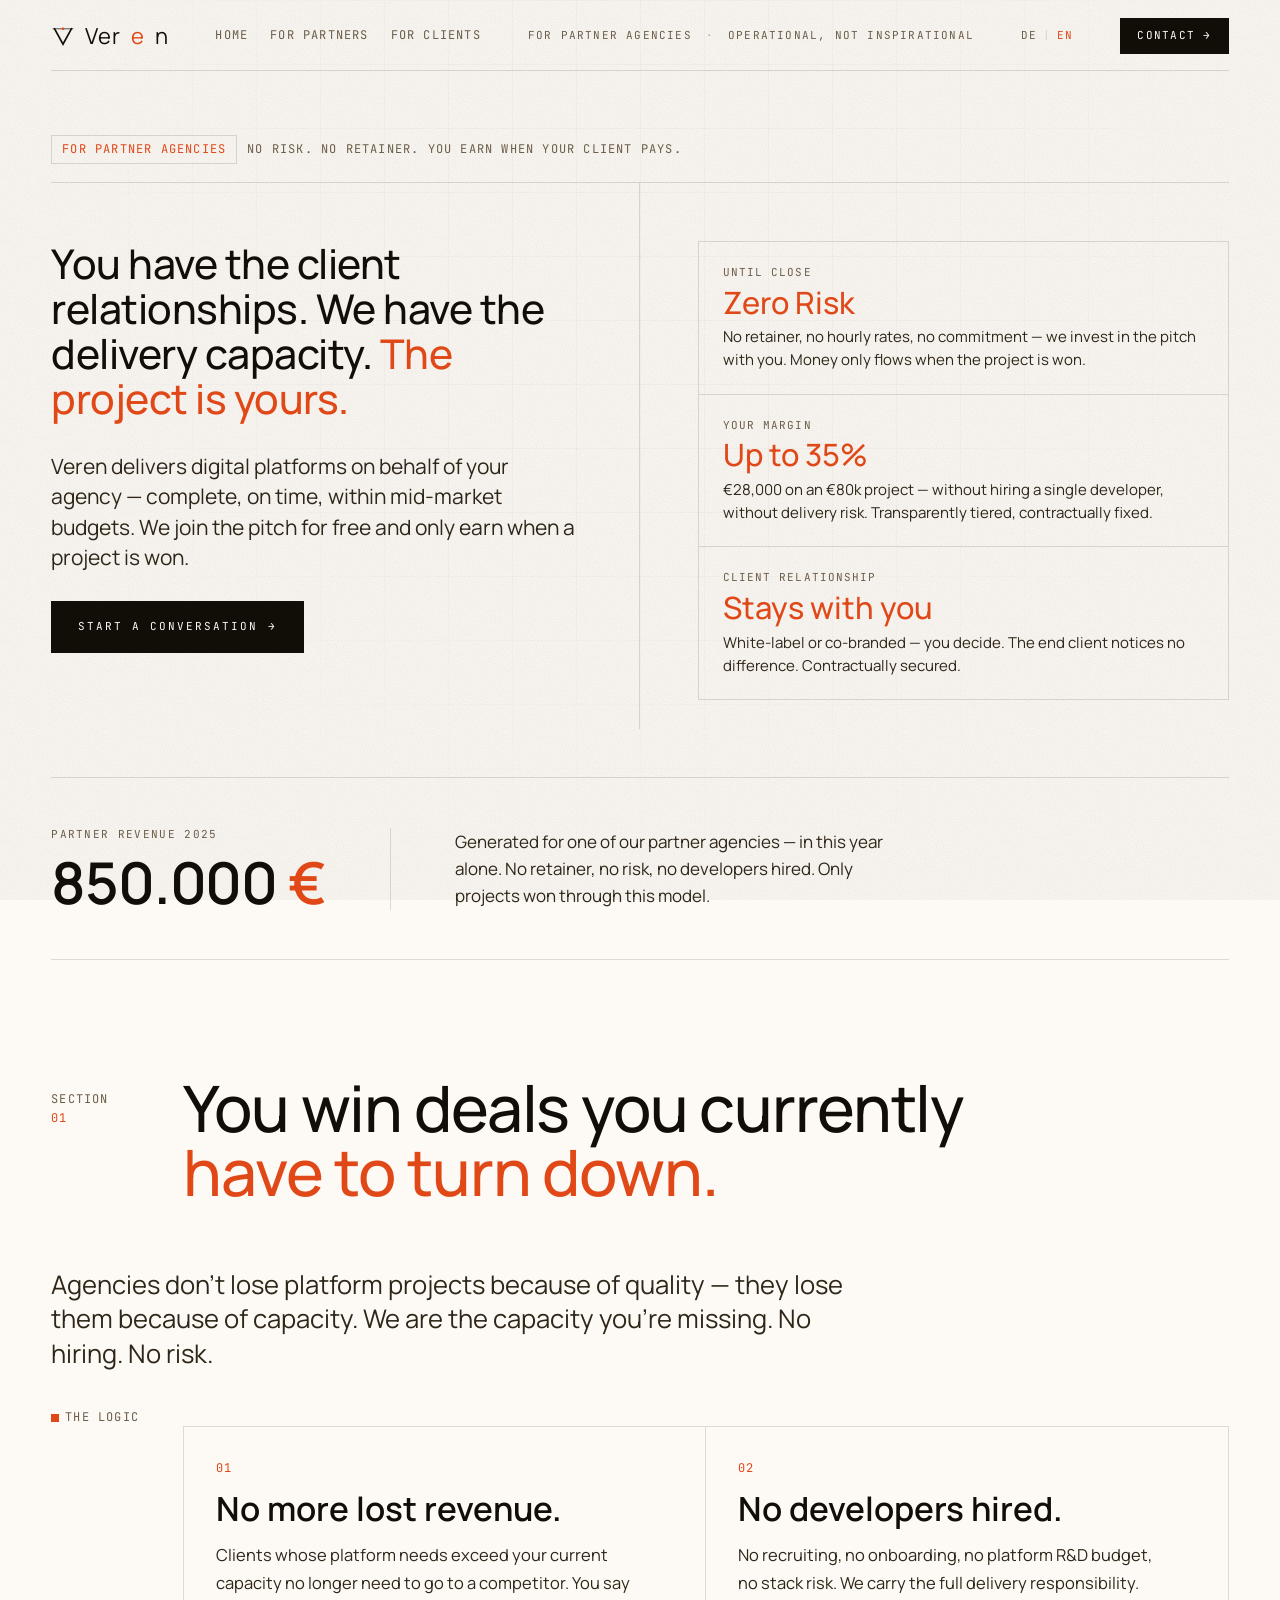
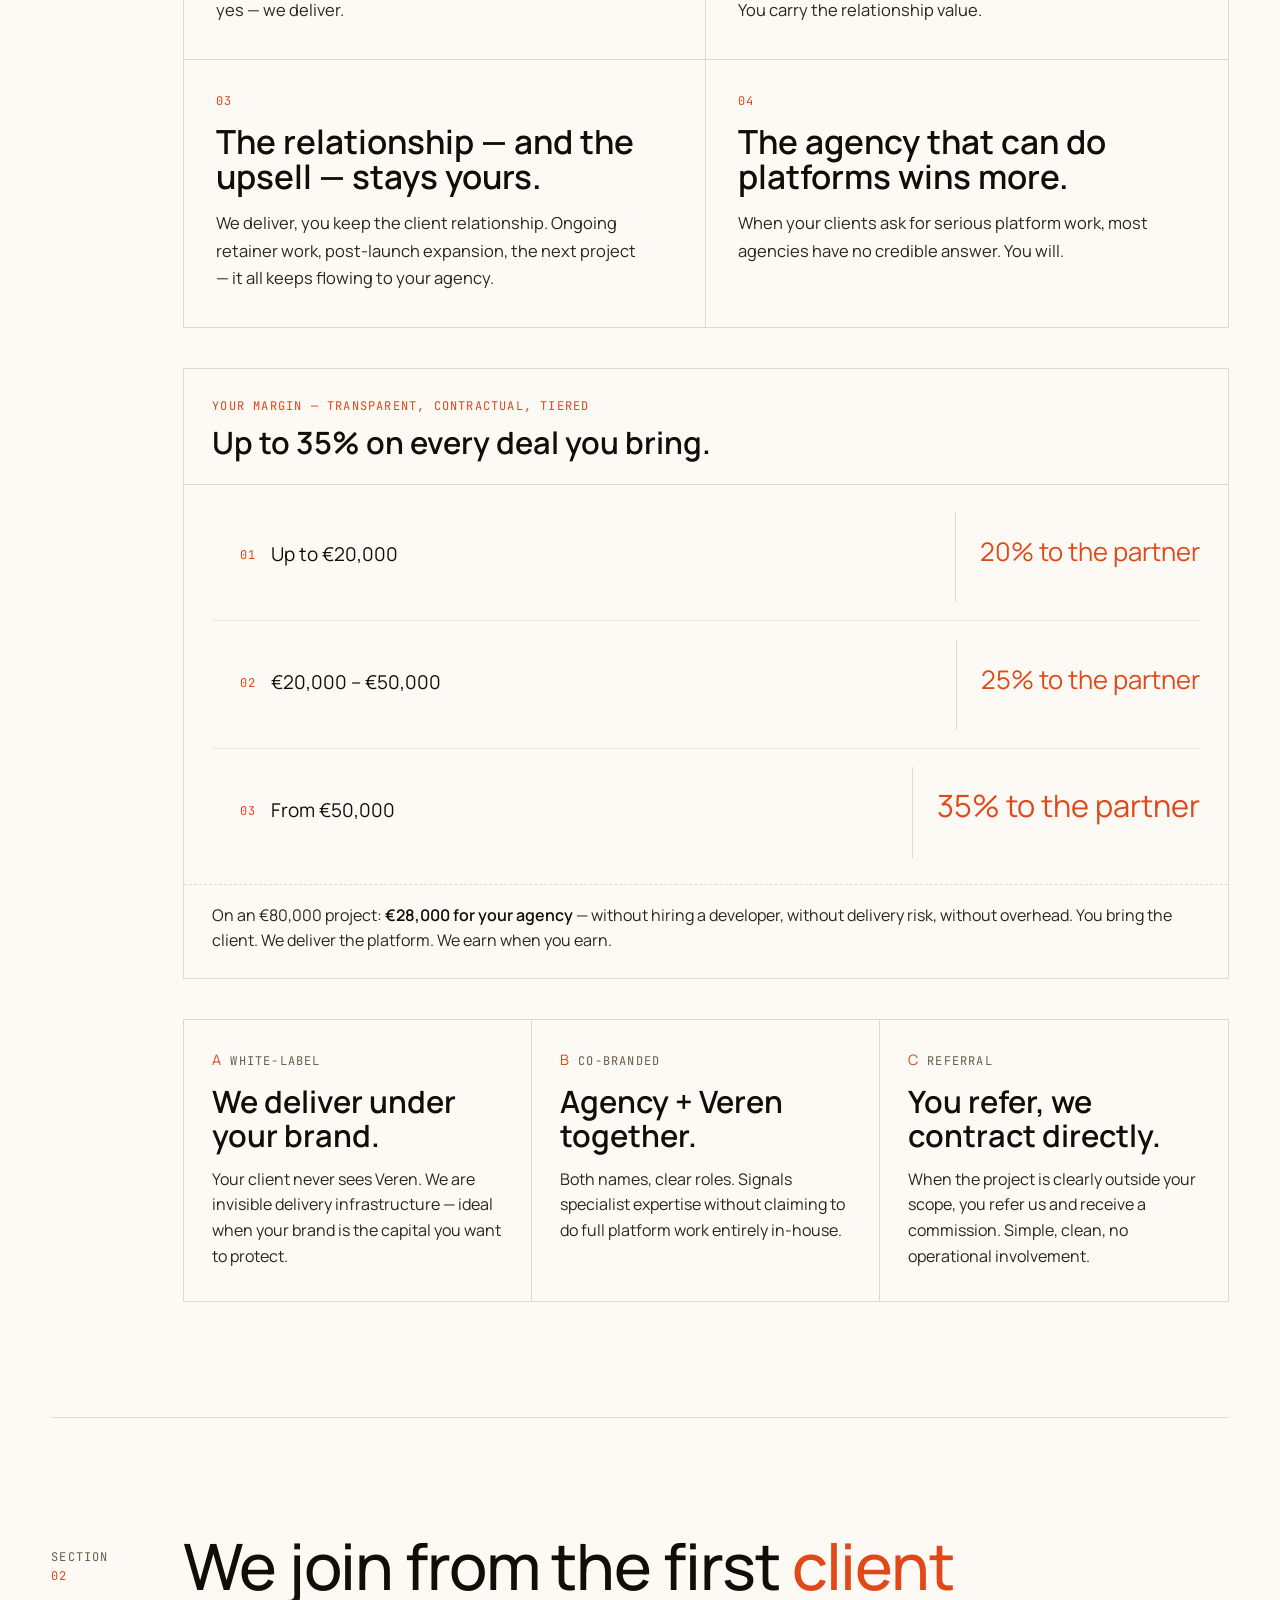
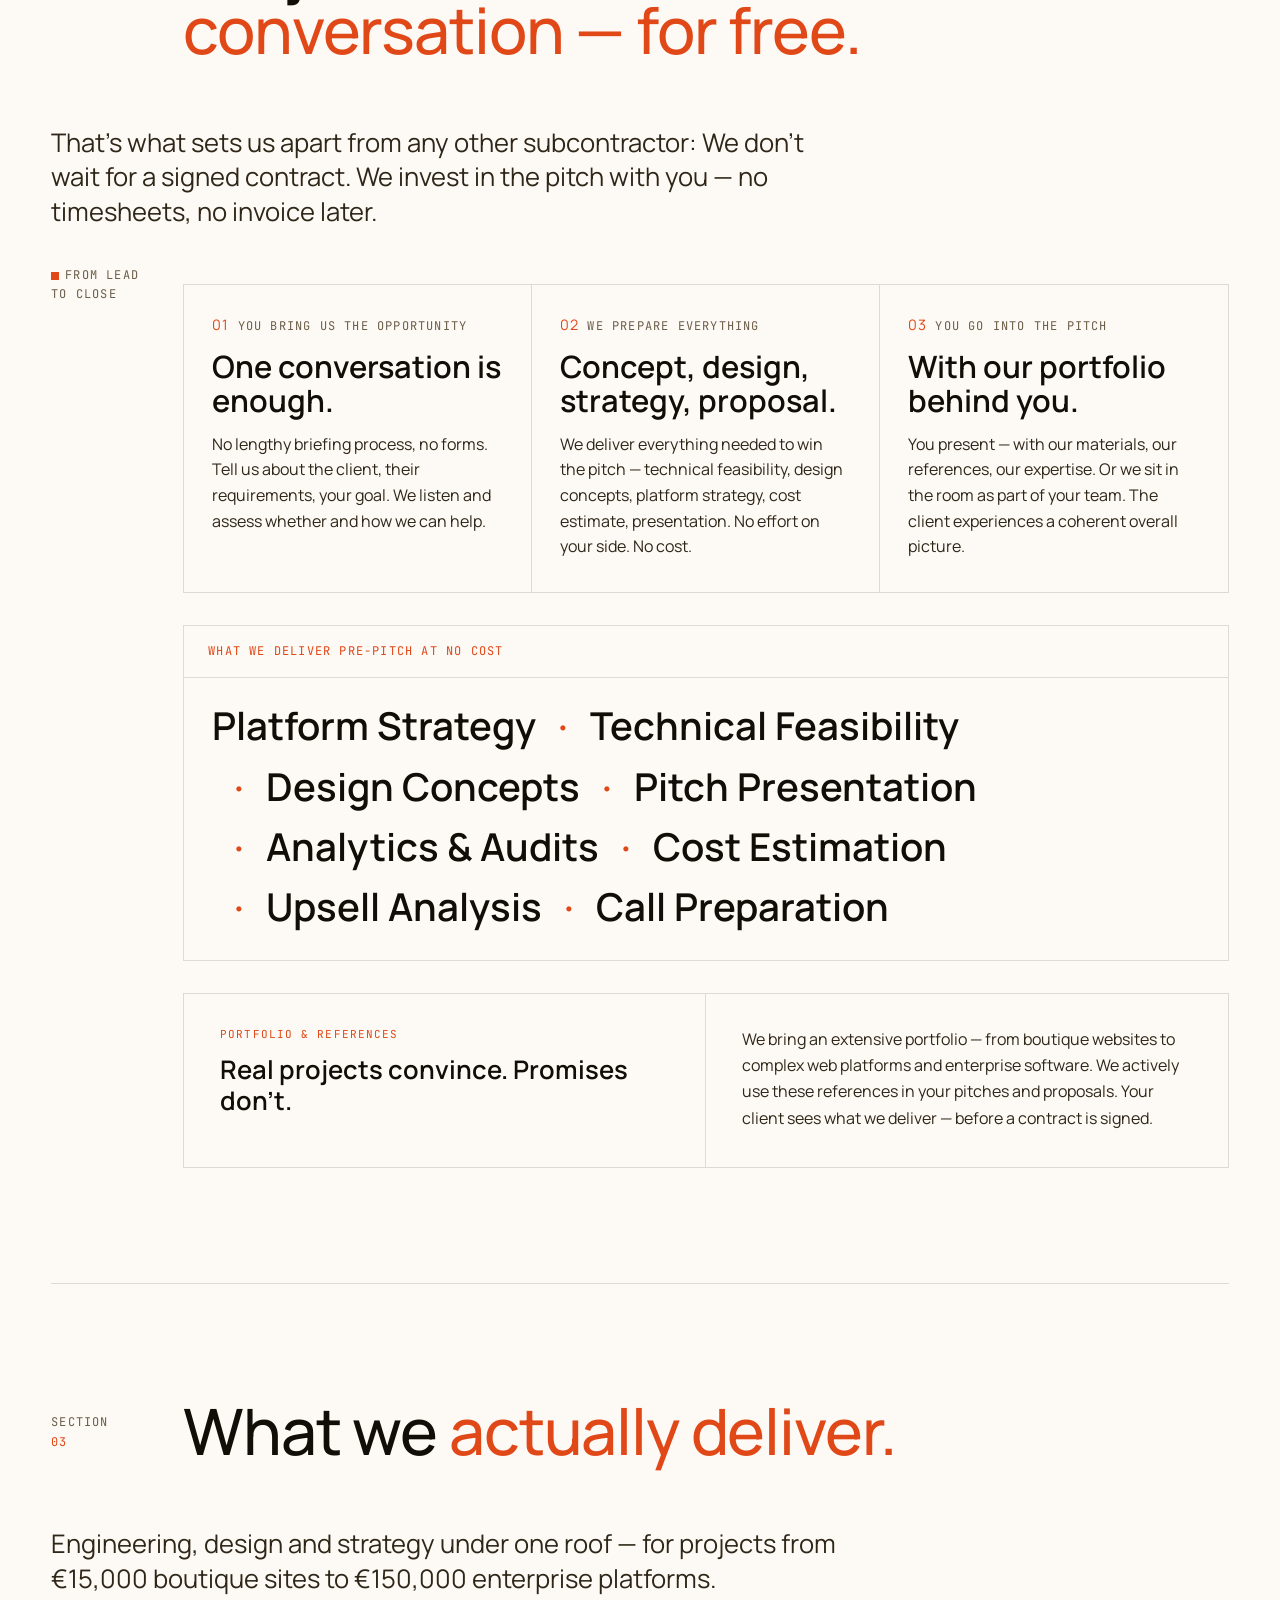
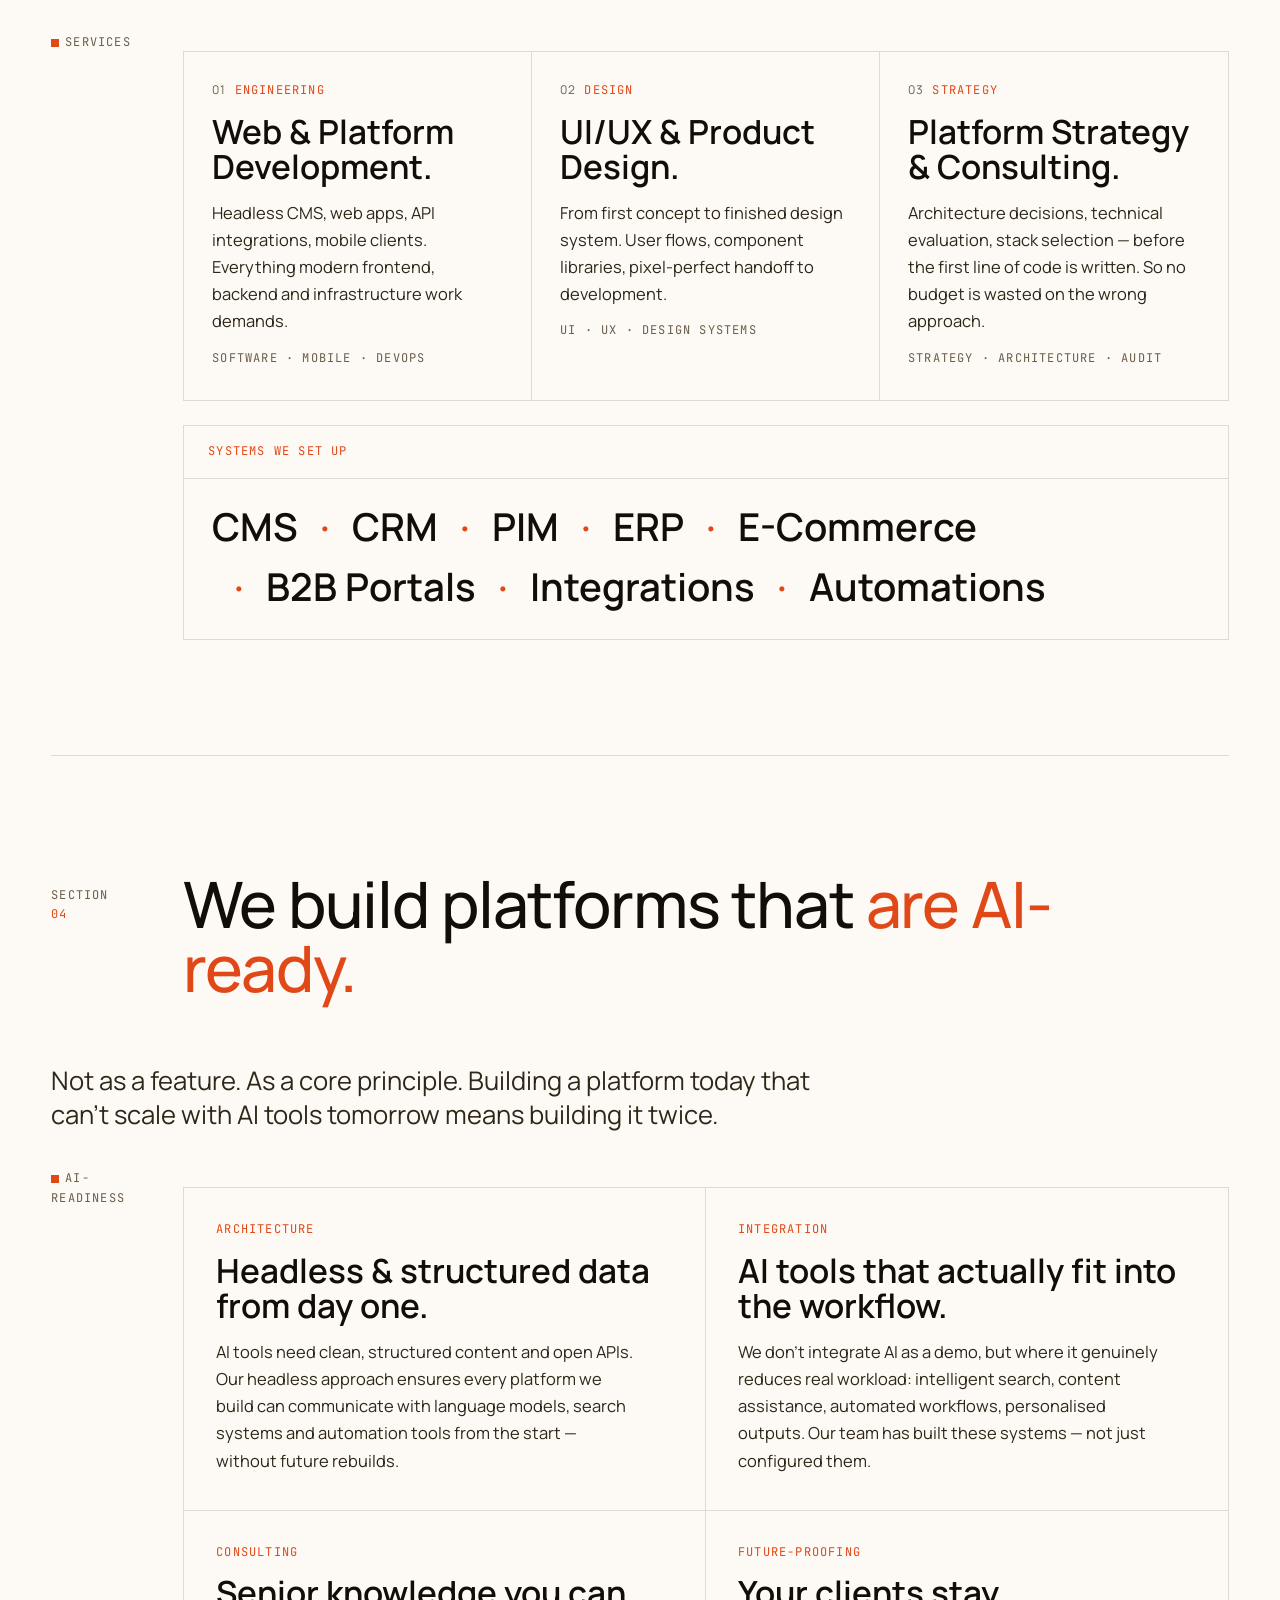
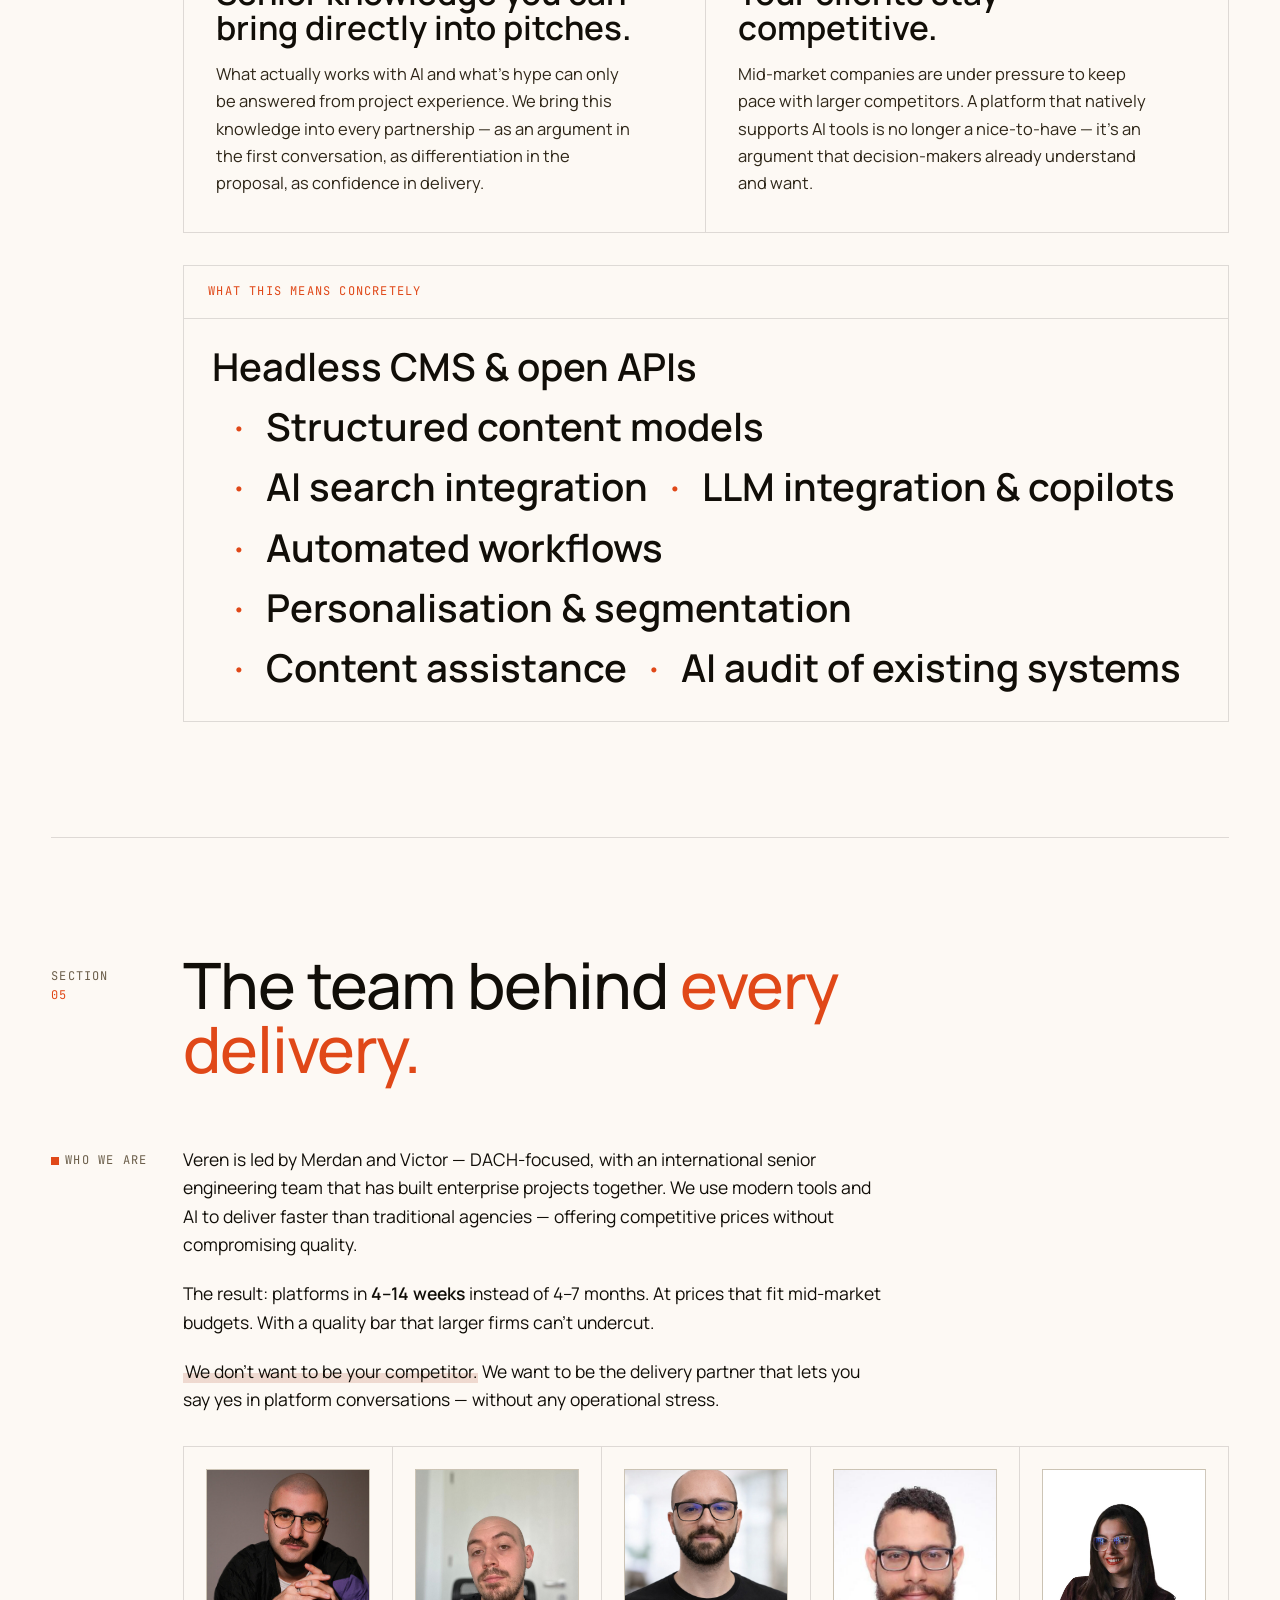
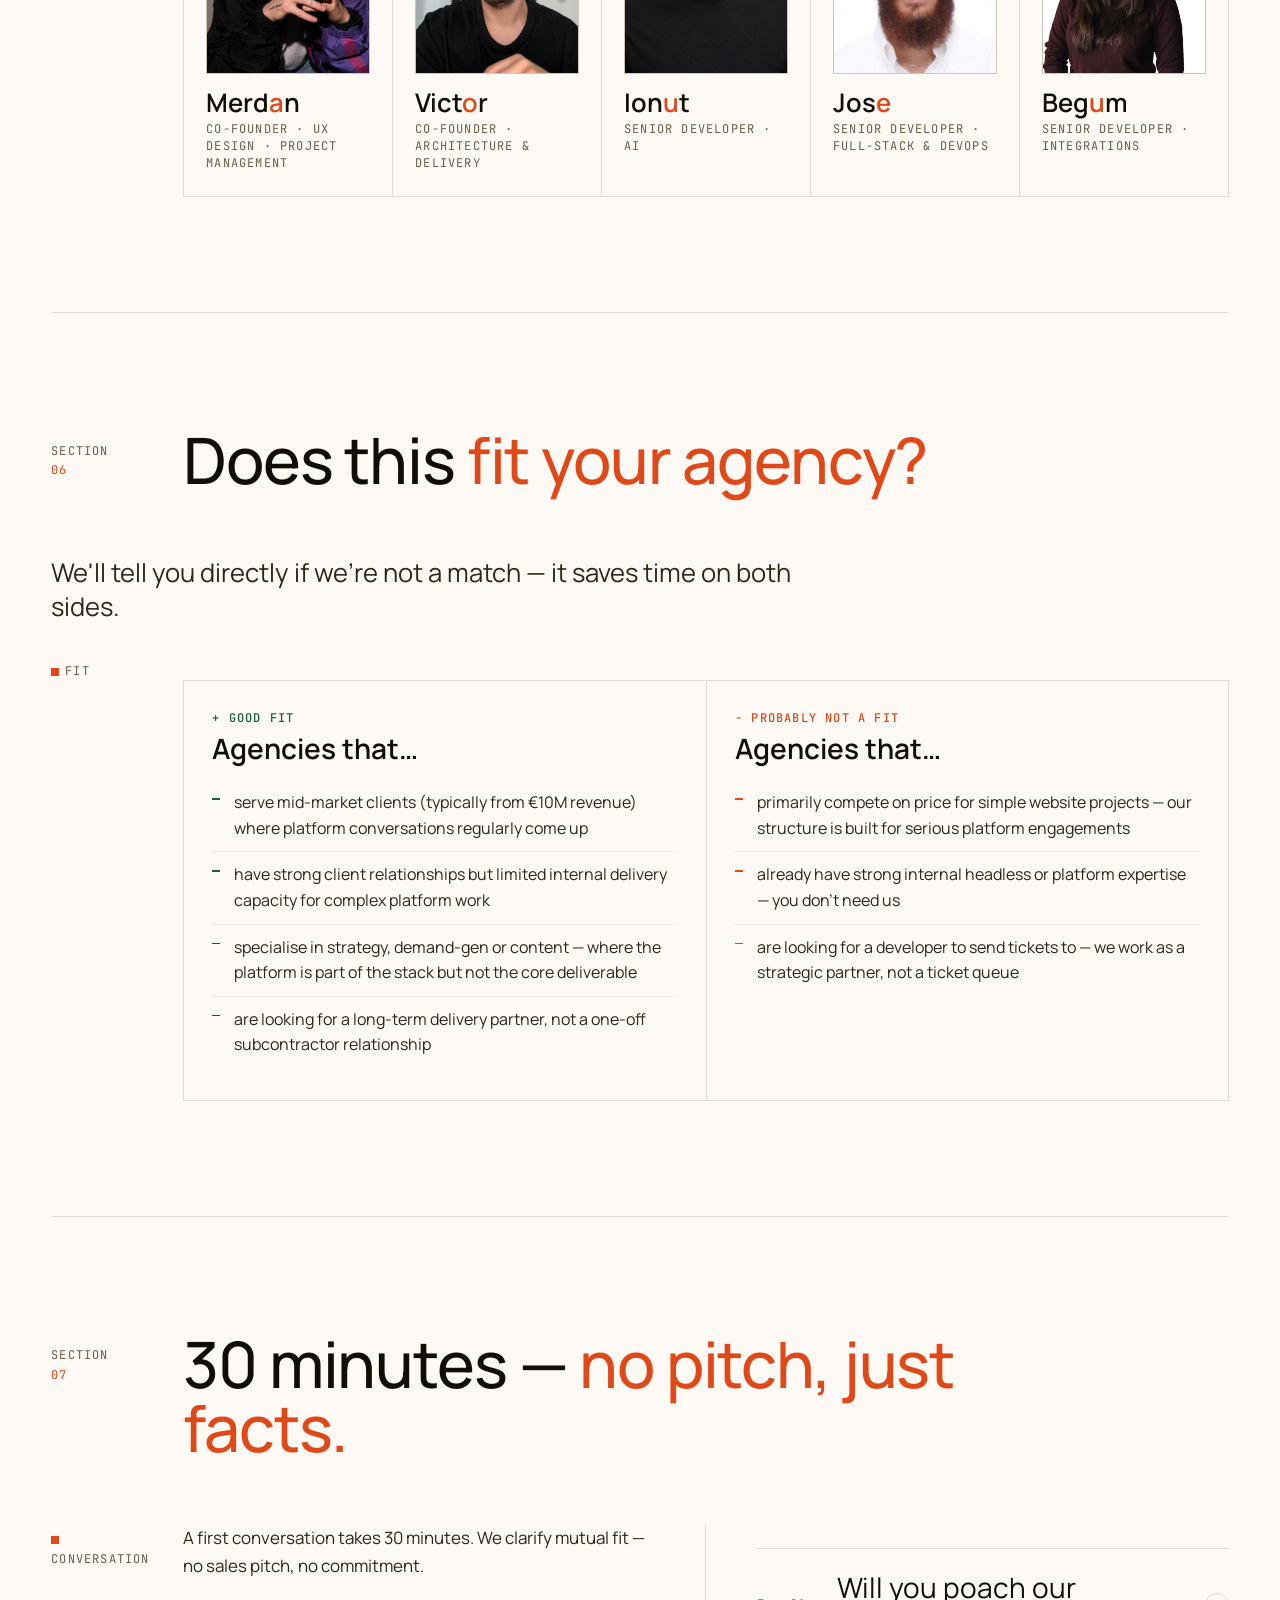
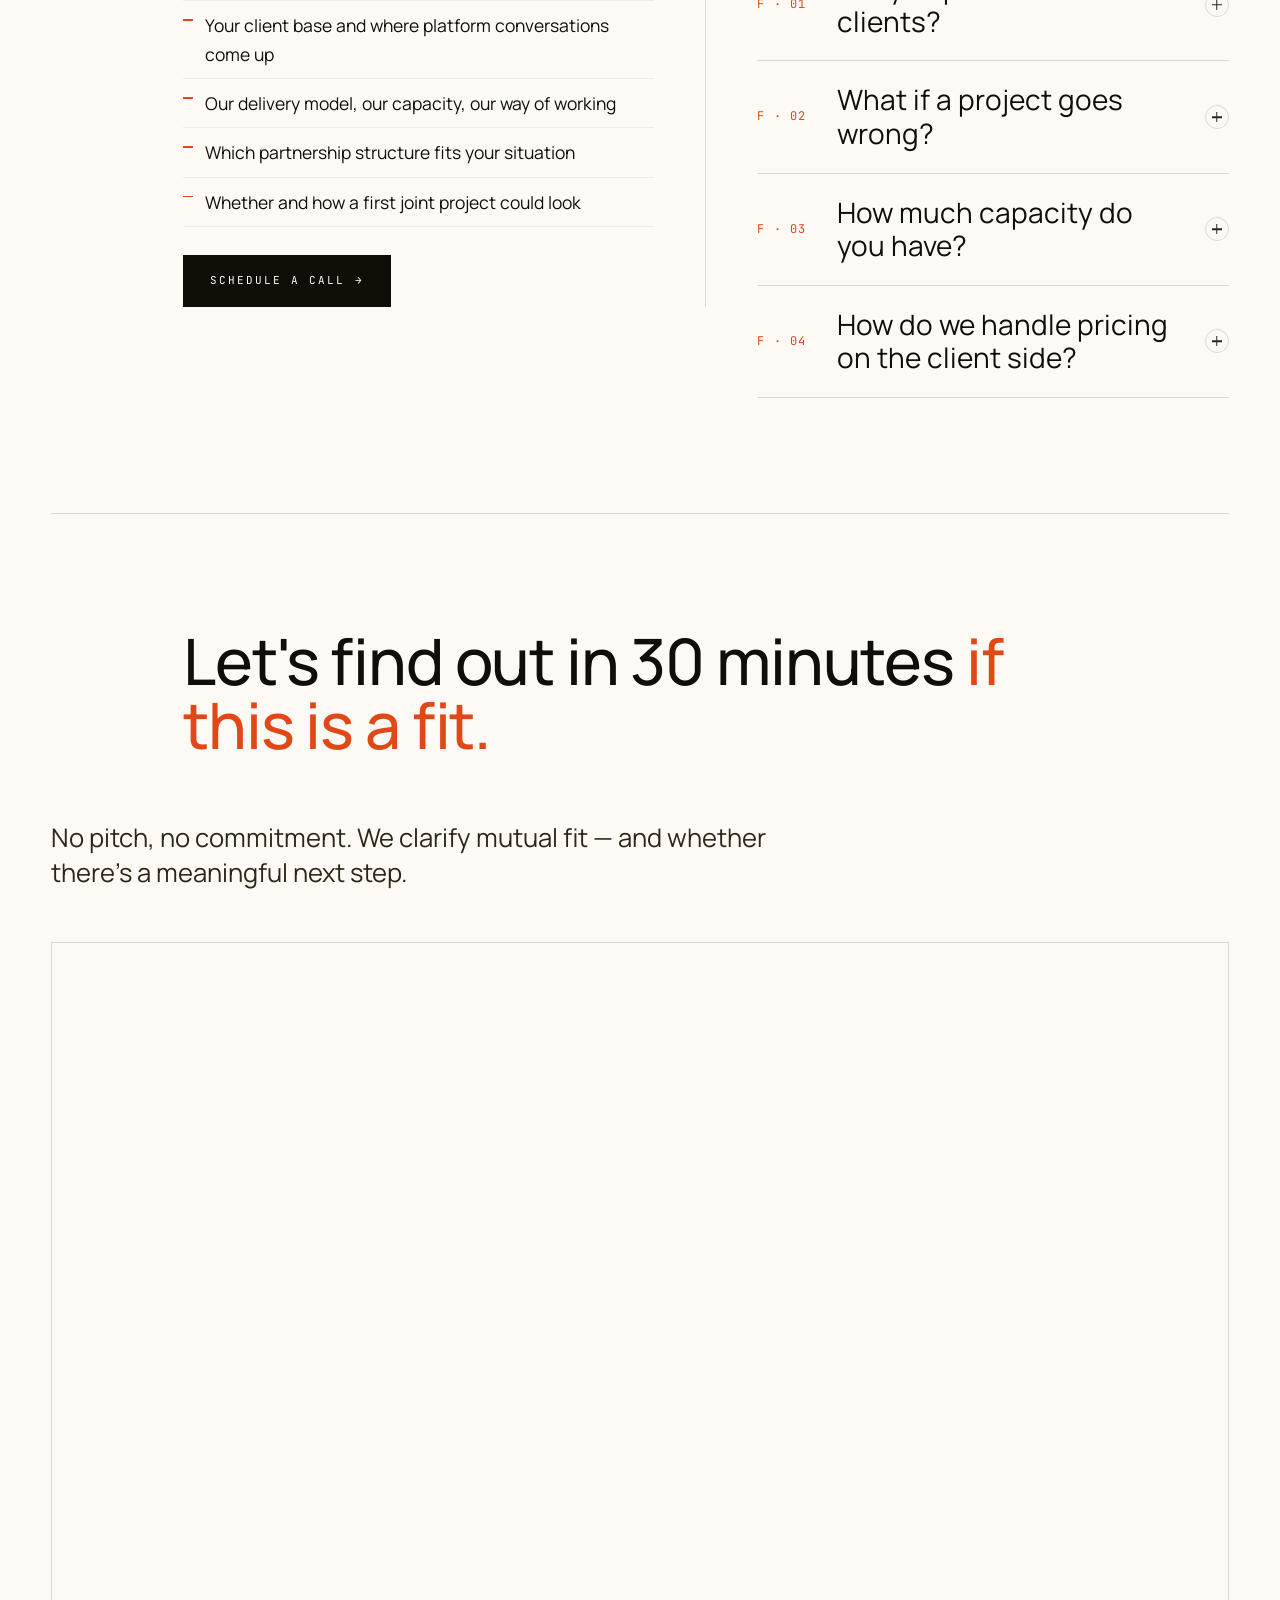
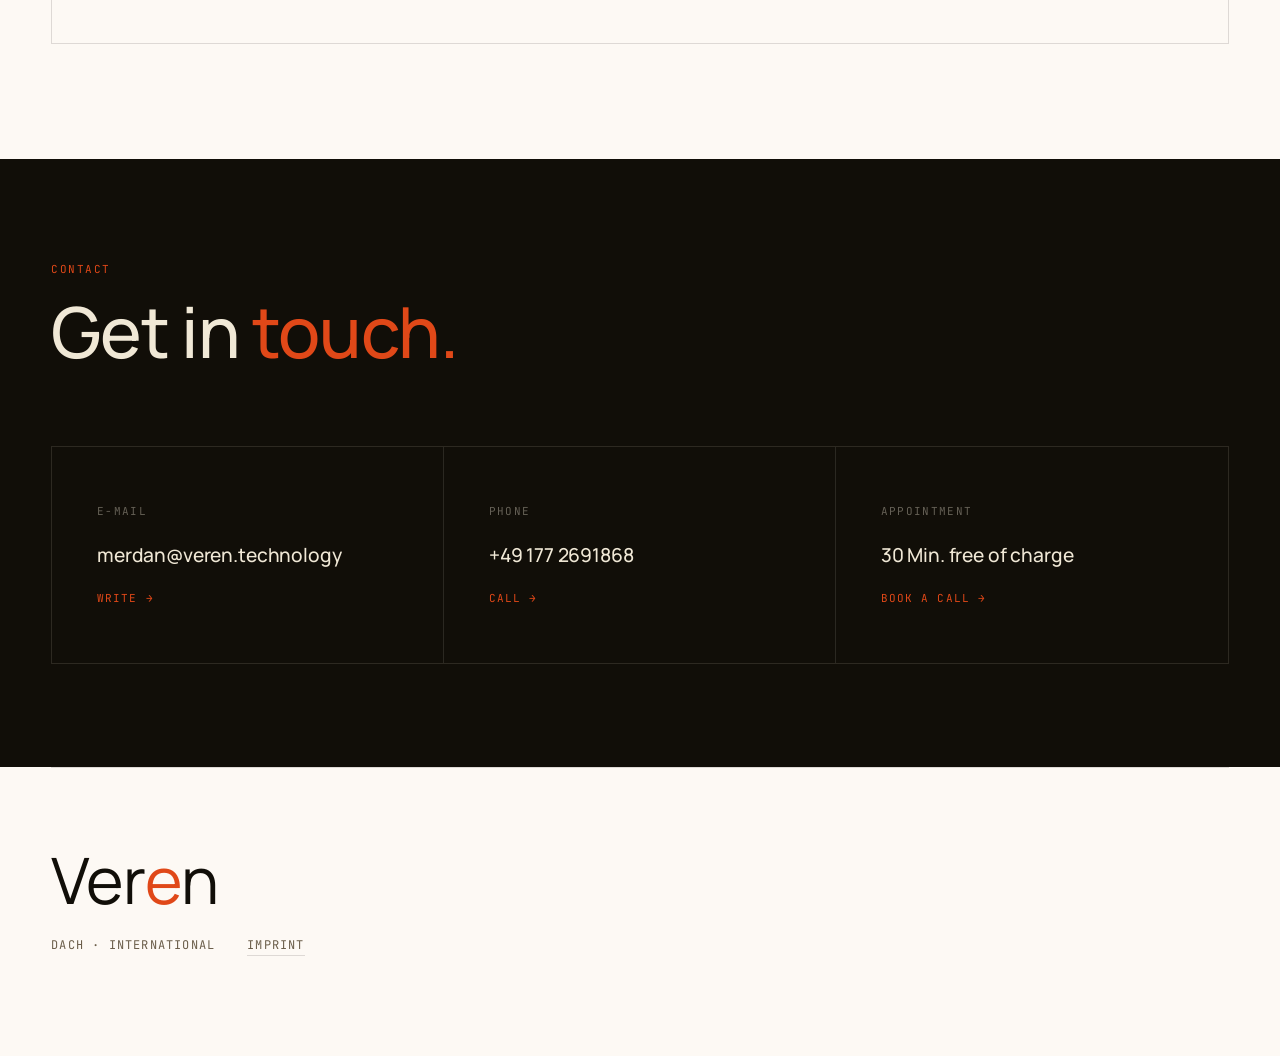
<file: for-partners-en.html>
<!doctype html>
<html lang="en">
<head>
<meta charset="UTF-8" />
<meta name="viewport" content="width=device-width, initial-scale=1.0" />
<title>Veren — For Partner Agencies · Platform Delivery, Your Client Relationship.</title>
<link rel="preconnect" href="https://fonts.googleapis.com" />
<link rel="preconnect" href="https://fonts.gstatic.com" crossorigin />
<link href="https://fonts.googleapis.com/css2?family=Manrope:wght@300;400;500;600;700;800&family=JetBrains+Mono:wght@300;400;500&display=swap" rel="stylesheet" />
<link rel="icon" type="image/svg+xml" href="favicon.svg" />
<link rel="stylesheet" href="styles/veren.css" />
<style>
  .hero{ padding: clamp(36px, 5vw, 72px) 0 0; }
  .hero__eyebrow{
    font-family:var(--mono);
    font-size:12px;
    letter-spacing:.10em;
    text-transform:uppercase;
    color:var(--ink-mute);
    padding-bottom: 18px;
    border-bottom: 1px solid var(--rule);
    display:flex; align-items:center; gap:10px;
    flex-wrap: wrap;
  }
  .hero__eyebrow .pill{
    border:1px solid var(--rule);
    padding: 4px 10px;
    color:var(--rust);
  }
  .hero__split{
    display: grid;
    grid-template-columns: 1fr 1fr;
    gap: 0;
    align-items: start;
  }
  .hero__left{
    padding: clamp(32px, 4.5vw, 64px) clamp(32px, 4.5vw, 60px) clamp(40px, 6vw, 80px) 0;
    border-right: 1px solid var(--rule);
  }
  .hero__right{
    padding: clamp(32px, 4.5vw, 64px) 0 clamp(40px, 6vw, 80px) clamp(32px, 4.5vw, 60px);
  }
  .hero__title{
    font-family:var(--serif);
    font-weight:500;
    font-size: clamp(26px, 3.2vw, 48px);
    line-height: 1.1;
    letter-spacing:-.012em;
    margin: 0 0 clamp(18px, 2.5vw, 30px);
    color:var(--ink);
    max-width: 24ch;
  }
  .hero__title em{  color:var(--rust); }
  .hero__sub{
    font-family:var(--serif);

    font-size: clamp(16px, 1.7vw, 21px);
    line-height:1.45;
    color:var(--ink-soft);
    max-width: 48ch;
    margin: 0 0 28px;
  }
  .hero__panel{ border: 1px solid var(--rule); }
  .hero__panel-item{ padding: 22px 24px; border-bottom: 1px solid var(--rule); }
  .hero__panel-item:last-child{ border-bottom: 0; }
  .hero__panel-label{
    font-family: var(--mono);
    font-size: 11px;
    letter-spacing: .10em;
    text-transform: uppercase;
    color: var(--ink-mute);
    margin-bottom: 6px;
  }
  .hero__panel-num{
    font-family: var(--serif);
    font-weight: 500;
    font-size: clamp(22px, 2.4vw, 34px);
    color: var(--rust);
    line-height: .96;
    margin-bottom: 8px;
  }
  .hero__panel-body{
    font-size: 15px;
    color: var(--ink-soft);
    line-height: 1.55;
    margin: 0;
  }

  /* Big benefit number-callouts */
  .benefits{
    display:grid;
    grid-template-columns: repeat(2, 1fr);
    gap: 0;
    border:1px solid var(--rule);
    margin-top:24px;
  }
  .benefit{
    padding: 32px 32px 36px;
    border-right:1px solid var(--rule);
    border-bottom:1px solid var(--rule);
  }
  .benefit:nth-child(2n){ border-right:0; }
  .benefit:nth-last-child(-n+2){ border-bottom:0; }
  .benefit__label{
    font-family:var(--mono);
    font-size:12px;
    letter-spacing:.10em;
    text-transform:uppercase;
    color:var(--rust);
    margin-bottom:14px;
  }
  .benefit h3{
    font-family:var(--serif);
    font-weight:600;
    font-size: clamp(26px, 2.6vw, 36px);
    line-height:1.05;
    margin:0 0 14px;
  }
  .benefit p{
    font-size:16.5px;
    color:var(--ink-soft);
    line-height:1.65;
    margin:0;
    max-width:42ch;
  }

  .partnership{
    display:grid;
    grid-template-columns: repeat(3, 1fr);
    gap: 0;
    border:1px solid var(--rule);
    margin-top: 24px;
  }
  .partnership > div{
    padding: 28px 28px 32px;
    border-right:1px solid var(--rule);
  }
  .partnership > div:last-child{ border-right:0; }
  .partnership__head{
    font-family:var(--mono);
    font-size:12px;
    letter-spacing:.10em;
    text-transform:uppercase;
    color:var(--ink-mute);
    margin-bottom:14px;
  }
  .partnership__head em{
    font-style:normal;
    color:var(--rust);
    margin-right:8px;
    font-family:var(--serif);
    font-size: 1.2em;
  }
  .partnership h3{
    font-family:var(--serif);
    font-weight:600;
    font-size: clamp(24px, 2.4vw, 32px);
    line-height:1.1;
    margin:0 0 14px;
  }
  .partnership p{
    font-size:16px;
    color:var(--ink-soft);
    line-height:1.6;
    margin:0;
  }

  .fitlist{
    display:grid;
    grid-template-columns: 1fr 1fr;
    gap: 0;
    border:1px solid var(--rule);
    margin-top:24px;
  }
  .fitlist > div{
    padding: 28px 28px 32px;
  }
  .fitlist > div + div{
    border-left:1px solid var(--rule);
  }
  .fitlist h4{
    font-family:var(--mono);
    font-size:12px;
    letter-spacing:.10em;
    text-transform:uppercase;
    margin:0 0 6px;
    font-weight:500;
  }
  .fitlist .yes h4{ color:var(--green); }
  .fitlist .no h4{ color:var(--rust); }
  .fitlist h3{
    font-family:var(--serif);
    font-weight:600;
    font-size: 28px;
    line-height:1;
    margin:0 0 18px;
  }
  .fitlist ul{ list-style:none; padding:0; margin:0; }
  .fitlist li{
    padding: 10px 0 10px 22px;
    border-top:1px solid var(--rule-soft);
    font-size:16px;
    line-height:1.6;
    color:var(--ink-soft);
    position:relative;
  }
  .fitlist li:first-child{ border-top:0; }
  .fitlist li::before{
    content:"";
    position:absolute;
    left:0; top:18px;
    width:8px; height:1.5px;
  }
  .fitlist .yes li::before{ background:var(--green); }
  .fitlist .no li::before{ background:var(--rust); }

  /* Revenue share */
  .revshare{
    margin-top: 32px;
    border:1px solid var(--rule);
    background: var(--paper);
  }
  .revshare__head{
    padding: 28px 28px 24px;
    border-bottom:1px solid var(--rule);
  }
  .revshare__label{
    font-family:var(--mono);
    font-size:12px;
    letter-spacing:.10em;
    text-transform:uppercase;
    color:var(--rust);
    margin-bottom:10px;
  }
  .revshare__head h3{
    font-family:var(--serif);
    font-weight:600;
    font-size: clamp(24px, 2.4vw, 32px);
    line-height:1.1;
    margin:0;
  }
  .revshare__rows{ padding: 8px 28px; }
  .revshare__row{
    display:grid;
    grid-template-columns: 1fr auto;
    gap:24px;
    padding: 18px 0;
    border-top:1px solid var(--rule-soft);
    align-items:baseline;
  }
  .revshare__row:first-child{ border-top:0; }
  .revshare__row .tier{
    font-family:var(--serif);
    font-size: 19px;
    line-height:1.2;
    color:var(--ink);
  }
  .revshare__row .tier em{
    font-style:normal;
    color:var(--rust);
    margin-right:14px;
    font-family:var(--mono);
    font-size:12px;
    letter-spacing:.10em;
    vertical-align:2px;
  }
  .revshare__row .share{
    font-family:var(--serif);

    font-size: clamp(22px, 2vw, 30px);
    color:var(--rust);
    line-height:1;
  }
  .revshare__note{
    border-top:1px dashed var(--rule);
    padding: 18px 28px 24px;
    font-family:var(--serif);

    font-size:16px;
    line-height:1.6;
    color:var(--ink-soft);
    margin:0;
  }

  /* Team grid */
  .team{
    margin-top:32px;
    display:grid;
    grid-template-columns: repeat(5, 1fr);
    gap: 0;
    border-top:1px solid var(--rule);
    border-left:1px solid var(--rule);
  }
  .team__member{
    border-right:1px solid var(--rule);
    border-bottom:1px solid var(--rule);
    padding: 22px 22px 24px;
  }
  .team__photo{
    aspect-ratio: 4 / 5;
    background: linear-gradient(135deg, var(--paper-3), var(--paper-4));
    border:1px solid var(--rule);
    margin-bottom:16px;
    position:relative;
    overflow:hidden;
  }
  .team__photo::before{
    content: attr(data-name);
    position:absolute;
    inset:0;
    display:flex;
    align-items:center;
    justify-content:center;
    font-family:var(--mono);
    font-size:10px;
    letter-spacing:.18em;
    text-transform:uppercase;
    color:var(--ink-mute);
    opacity:.55;
  }
  .team__photo img{
    position:absolute; inset:0;
    width:100%; height:100%;
    object-fit:cover;
  }
  .team__member h4{
    font-family:var(--serif);
    font-weight:600;
    font-size: clamp(22px, 2vw, 28px);
    line-height:1;
    margin:0 0 6px;
    color:var(--ink);
  }
  .team__member h4 em{  color:var(--rust); }
  .team__role{
    font-family:var(--mono);
    font-size:12px;
    letter-spacing:.10em;
    text-transform:uppercase;
    color:var(--ink-mute);
    line-height:1.4;
  }

  /* Logo wall (partners + clients) */
  .logo-wall{
    margin-top:24px;
    border:1px solid var(--rule);
  }
  .logo-wall__head{
    display:grid;
    grid-template-columns: 2fr 4fr;
    border-bottom:1px solid var(--rule);
  }
  .logo-wall__head > div{
    padding: 16px 24px;
    font-family:var(--mono);
    font-size:12px;
    letter-spacing:.10em;
    text-transform:uppercase;
    color:var(--rust);
  }
  .logo-wall__head > div + div{
    border-left:1px solid var(--rule);
  }
  .logo-wall__row{
    display:grid;
    grid-template-columns: repeat(6, 1fr);
  }
  .logo-tile{
    aspect-ratio: 4 / 3;
    display:flex;
    align-items:center;
    justify-content:center;
    padding: 22px 18px;
    border-right:1px solid var(--rule-soft);
    position:relative;
    background: var(--paper);
    transition: background .25s ease;
  }
  .logo-tile:last-child{ border-right:0; }
  .logo-tile.client:first-of-type{
    border-left:1px solid var(--rule);
  }
  .logo-tile img{
    max-width: 76%;
    max-height: 42%;
    object-fit: contain;
    filter: brightness(0);
    opacity: .72;
    transition: opacity .25s ease;
  }
  .logo-tile:hover{ background: var(--paper-2); }
  .logo-tile:hover img{ opacity: .92; }

  /* Services + scope */
  .services{
    display:grid;
    grid-template-columns: repeat(3, 1fr);
    gap: 0;
    border:1px solid var(--rule);
    margin-top: 24px;
  }
  .service{
    padding: 28px 28px 32px;
    border-right: 1px solid var(--rule);
  }
  .service:last-child{ border-right: 0; }
  .service__label{
    font-family: var(--mono);
    font-size: 12px;
    letter-spacing: .10em;
    text-transform: uppercase;
    color: var(--rust);
    margin-bottom: 14px;
  }
  .service__label em{
    font-style:normal;
    color:var(--ink-mute);
    margin-right: 8px;
  }
  .service h3{
    font-family: var(--serif);
    font-weight: 600;
    font-size: clamp(26px, 2.6vw, 36px);
    line-height: 1.05;
    margin: 0 0 14px;
  }
  .service p{
    font-size: 16.5px;
    line-height: 1.65;
    color: var(--ink-soft);
    margin: 0;
    max-width: 38ch;
  }
  .service__sub{
    font-family: var(--mono);
    font-size: 12px;
    letter-spacing: .10em;
    text-transform: uppercase;
    color: var(--ink-mute);
    margin-top: 14px;
  }

  .scope{
    margin-top: 24px;
    border: 1px solid var(--rule);
    background: var(--paper);
  }
  .scope__head{
    padding: 16px 24px;
    border-bottom: 1px solid var(--rule);
    font-family: var(--mono);
    font-size: 12px;
    letter-spacing: .10em;
    text-transform: uppercase;
    color: var(--rust);
  }
  .scope ul{
    list-style: none;
    margin: 0;
    padding: 18px 28px 22px;
    display: flex;
    flex-wrap: wrap;
    gap: 0;
  }
  .scope li{
    font-family: var(--serif);
    font-weight: 600;
    font-size: clamp(26px, 3vw, 44px);
    line-height: 1.05;
    padding: 10px 0;
    color: var(--ink);
    display:inline-flex;
    align-items:baseline;
  }
  .scope li + li::before{
    content: "·";
    color: var(--rust);
    font-style: normal;
    margin: 0 22px;
  }

  @media (max-width: 980px){
    .services{ grid-template-columns: 1fr; }
    .service{ border-right: 0; border-bottom: 1px solid var(--rule); }
    .service:last-child{ border-bottom: 0; }
    .benefits, .partnership, .fitlist{ grid-template-columns: 1fr; }
    .benefit, .partnership > div, .fitlist > div + div{
      border-right:0 !important;
      border-left:0 !important;
      border-bottom:1px solid var(--rule);
    }
    .team{ grid-template-columns: repeat(3, 1fr); }
    .logo-wall__head{ grid-template-columns: 1fr; }
    .logo-wall__head > div + div{ border-left:0; border-top:1px solid var(--rule); }
    .logo-wall__row{ grid-template-columns: repeat(3, 1fr); }
    .logo-tile{ border-bottom:1px solid var(--rule-soft); }
    .logo-tile.client:first-of-type{ border-left:0; }

    /* Hero split → single column */
    .hero__split{ grid-template-columns: 1fr; }
    .hero__left{ border-right: 0; border-bottom: 1px solid var(--rule); padding-right: 0; }
    .hero__right{ padding-left: 0; }

    .benefit{ text-align:center; }
    .benefit p{ margin-left:auto; margin-right:auto; }

    .partnership > div{ text-align:center; }

    .service{ text-align:center; }
    .service p{ margin-left:auto; margin-right:auto; }
    .service__sub{ text-align:center; }

    .scope__head{ text-align:center; }
    .scope ul{ justify-content:center; }
    .scope li{ text-align:center; }

    .revshare__head{ text-align:center; }
    .revshare__row{ grid-template-columns: 1fr; gap:6px; text-align:center; padding:14px 0; }
    .revshare__row .share{ text-align:center; }
    .revshare__note{ text-align:center; }

    .fitlist > div{ text-align:center; }
    .fitlist li{ padding-left:0; text-align:center; }
    .fitlist li::before{ display:none; }

    .team__member{ text-align:center; }

    .logo-wall__head > div{ text-align:center; }

    /* Section 02 – Portfolio callout two-column → single */
    .pit-ref{ grid-template-columns: 1fr !important; }
    .pit-ref > div:first-child{ border-right:0 !important; border-bottom:1px solid var(--rule); }

    /* Section 07 – Conversation two-column → stacked */
    .convo-grid{ grid-template-columns: 1fr !important; }
    .convo-left{ padding-right:0 !important; border-right:0 !important; border-bottom:1px solid var(--rule); padding-bottom:clamp(24px,4vw,40px); }
    .convo-right{ padding-left:0 !important; padding-top:clamp(24px,4vw,40px); }
  }
  @media (max-width: 640px){
    .team{ grid-template-columns: 1fr 1fr; }
    .logo-wall__row{ grid-template-columns: repeat(2, 1fr); }
  }
  @media (max-width: 640px){
    .proof-divider{ border-left:0 !important; padding-left:0 !important; border-top:1px solid var(--rule); padding-top:clamp(20px,3vw,32px); margin-top:4px; }
  }
</style>
</head>
<body>

<div class="progress" aria-hidden="true"><div class="progress__bar" id="bar"></div></div>

<div class="shell">

  <nav class="docnav">
    <a href="index.html" class="docnav__brand" aria-label="Veren">
      <svg class="mark" viewBox="0 0 200 200" aria-hidden="true">
        <path d="M30 40 L100 168 L170 40" fill="none" stroke="currentColor" stroke-width="14" stroke-linecap="square" stroke-linejoin="miter"/>
        <line x1="14" y1="40" x2="186" y2="40" stroke="currentColor" stroke-width="6"/>
        <circle class="pulse" cx="100" cy="40" r="11" fill="#e04818"/>
      </svg>
      Ver<em>e</em>n
    </a>
    <div class="docnav__links">
      <a href="index.html">Home</a>
      <a href="for-partners.html">For Partners</a>
      <a href="for-clients.html">For Clients</a>
    </div>
    <div class="docnav__meta">
      <span>For Partner Agencies</span>
      <span class="dot">·</span>
      <span>Operational, not inspirational</span>
    </div>
    <div class="lang-switch">
      <a href="for-partners.html">DE</a>
      <span class="lang-switch__sep">|</span>
      <a href="for-partners-en.html" class="is-active">EN</a>
    </div>
    <a href="#contact" class="docnav__cta">Contact <span aria-hidden="true">&rarr;</span></a>
  </nav>


  <header class="hero">
    <div class="hero__eyebrow reveal">
      <span class="pill">For Partner Agencies</span>
      <span>No risk. No retainer. You earn when your client pays.</span>
    </div>

    <div class="hero__split">
      <div class="hero__left reveal">
        <h1 class="hero__title">You have the client relationships. We have the delivery capacity. <em>The project is yours.</em></h1>
        <p class="hero__sub">Veren delivers digital platforms on behalf of your agency &mdash; complete, on time, within mid-market budgets. We join the pitch for free and only earn when a project is won.</p>
        <a href="#conversation" class="cta">Start a conversation <span class="cta__arrow">&rarr;</span></a>
      </div>

      <div class="hero__right reveal">
        <div class="hero__panel">
          <div class="hero__panel-item">
            <div class="hero__panel-label">Until close</div>
            <div class="hero__panel-num">Zero Risk</div>
            <p class="hero__panel-body">No retainer, no hourly rates, no commitment &mdash; we invest in the pitch with you. Money only flows when the project is won.</p>
          </div>
          <div class="hero__panel-item">
            <div class="hero__panel-label">Your margin</div>
            <div class="hero__panel-num">Up to 35%</div>
            <p class="hero__panel-body">&euro;28,000 on an &euro;80k project &mdash; without hiring a single developer, without delivery risk. Transparently tiered, contractually fixed.</p>
          </div>
          <div class="hero__panel-item">
            <div class="hero__panel-label">Client relationship</div>
            <div class="hero__panel-num">Stays with you</div>
            <p class="hero__panel-body">White-label or co-branded &mdash; you decide. The end client notices no difference. Contractually secured.</p>
          </div>
        </div>
      </div>
    </div>
  </header>


  <!-- Proof strip -->
  <div class="reveal" style="border-top:1px solid var(--rule); border-bottom:1px solid var(--rule); display:flex; align-items:center; gap:clamp(24px,5vw,80px); padding:clamp(28px,4vw,48px) 0; flex-wrap:wrap;">
    <div style="flex-shrink:0;">
      <div style="font-family:var(--mono); font-size:11px; letter-spacing:.12em; text-transform:uppercase; color:var(--ink-mute); margin-bottom:10px;">Partner revenue 2025</div>
      <div style="font-family:var(--serif); font-weight:600; font-size:clamp(36px,4.5vw,60px); line-height:1; letter-spacing:-.02em; color:var(--ink);">850.000 <em style="color:var(--rust);">&euro;</em></div>
    </div>
    <div class="proof-divider" style="font-size:17px; color:var(--ink-soft); line-height:1.6; max-width:52ch; border-left:1px solid var(--rule); padding-left:clamp(24px,5vw,80px);">Generated for one of our partner agencies &mdash; in this year alone. No retainer, no risk, no developers hired. Only projects won through this model.</div>
  </div>

  <!-- 01 - Why it works -->
  <section class="chap" id="why">
    <div class="chap__head reveal">
      <div class="chap__num">Section<span>01</span></div>
      <h2 class="chap__title">You win deals you currently <em>have to turn down.</em></h2>
    </div>
    <p class="chap__lede reveal">Agencies don't lose platform projects because of quality &mdash; they lose them because of capacity. We are the capacity you're missing. No hiring. No risk.</p>

    <div class="chap__body">
      <div class="margin-label"><span class="swatch"></span>The logic</div>
      <div class="wide">

        <div class="benefits reveal">
          <div class="benefit">
            <div class="benefit__label">01</div>
            <h3>No more lost revenue.</h3>
            <p>Clients whose platform needs exceed your current capacity no longer need to go to a competitor. You say yes &mdash; we deliver.</p>
          </div>
          <div class="benefit">
            <div class="benefit__label">02</div>
            <h3>No developers hired.</h3>
            <p>No recruiting, no onboarding, no platform R&amp;D budget, no stack risk. We carry the full delivery responsibility. You carry the relationship value.</p>
          </div>
          <div class="benefit">
            <div class="benefit__label">03</div>
            <h3>The relationship &mdash; and the upsell &mdash; stays yours.</h3>
            <p>We deliver, you keep the client relationship. Ongoing retainer work, post-launch expansion, the next project &mdash; it all keeps flowing to your agency.</p>
          </div>
          <div class="benefit">
            <div class="benefit__label">04</div>
            <h3>The agency that can do platforms wins more.</h3>
            <p>When your clients ask for serious platform work, most agencies have no credible answer. You will.</p>
          </div>
        </div>

        <div class="revshare reveal" style="margin-top:40px;">
          <div class="revshare__head">
            <div class="revshare__label">Your margin &mdash; transparent, contractual, tiered</div>
            <h3>Up to 35% on every deal you bring.</h3>
          </div>
          <div class="revshare__rows">
            <div class="revshare__row">
              <div class="tier"><em>01</em>Up to &euro;20,000</div>
              <div class="share">20% to the partner</div>
            </div>
            <div class="revshare__row">
              <div class="tier"><em>02</em>&euro;20,000 &ndash; &euro;50,000</div>
              <div class="share">25% to the partner</div>
            </div>
            <div class="revshare__row">
              <div class="tier"><em>03</em>From &euro;50,000</div>
              <div class="share" style="color:var(--rust); font-size:clamp(26px,2.4vw,34px);">35% to the partner</div>
            </div>
          </div>
          <p class="revshare__note">On an &euro;80,000 project: <strong>&euro;28,000 for your agency</strong> &mdash; without hiring a developer, without delivery risk, without overhead. You bring the client. We deliver the platform. We earn when you earn.</p>
        </div>

        <div class="partnership reveal" style="margin-top:40px;">
          <div>
            <div class="partnership__head"><em>A</em>White-Label</div>
            <h3>We deliver under your brand.</h3>
            <p>Your client never sees Veren. We are invisible delivery infrastructure &mdash; ideal when your brand is the capital you want to protect.</p>
          </div>
          <div>
            <div class="partnership__head"><em>B</em>Co-Branded</div>
            <h3>Agency + Veren together.</h3>
            <p>Both names, clear roles. Signals specialist expertise without claiming to do full platform work entirely in-house.</p>
          </div>
          <div>
            <div class="partnership__head"><em>C</em>Referral</div>
            <h3>You refer, we contract directly.</h3>
            <p>When the project is clearly outside your scope, you refer us and receive a commission. Simple, clean, no operational involvement.</p>
          </div>
        </div>

      </div>
    </div>
  </section>


  <!-- 02 - How we win together -->
  <section class="chap" id="pitch">
    <div class="chap__head reveal">
      <div class="chap__num">Section<span>02</span></div>
      <h2 class="chap__title">We join from the first <em>client conversation &mdash; for free.</em></h2>
    </div>
    <p class="chap__lede reveal">That's what sets us apart from any other subcontractor: We don't wait for a signed contract. We invest in the pitch with you &mdash; no timesheets, no invoice later.</p>

    <div class="chap__body">
      <div class="margin-label"><span class="swatch"></span>From lead to close</div>
      <div class="wide">

        <div class="partnership reveal">
          <div>
            <div class="partnership__head"><em>01</em>You bring us the opportunity</div>
            <h3>One conversation is enough.</h3>
            <p>No lengthy briefing process, no forms. Tell us about the client, their requirements, your goal. We listen and assess whether and how we can help.</p>
          </div>
          <div>
            <div class="partnership__head"><em>02</em>We prepare everything</div>
            <h3>Concept, design, strategy, proposal.</h3>
            <p>We deliver everything needed to win the pitch &mdash; technical feasibility, design concepts, platform strategy, cost estimate, presentation. No effort on your side. No cost.</p>
          </div>
          <div>
            <div class="partnership__head"><em>03</em>You go into the pitch</div>
            <h3>With our portfolio behind you.</h3>
            <p>You present &mdash; with our materials, our references, our expertise. Or we sit in the room as part of your team. The client experiences a coherent overall picture.</p>
          </div>
        </div>

        <div class="scope reveal" style="margin-top:32px;">
          <div class="scope__head">What we deliver pre-pitch at no cost</div>
          <ul>
            <li>Platform Strategy</li>
            <li>Technical Feasibility</li>
            <li>Design Concepts</li>
            <li>Pitch Presentation</li>
            <li>Analytics &amp; Audits</li>
            <li>Cost Estimation</li>
            <li>Upsell Analysis</li>
            <li>Call Preparation</li>
          </ul>
        </div>

        <div class="reveal pit-ref" style="margin-top:32px; border:1px solid var(--rule); display:grid; grid-template-columns: 1fr 1fr; gap:0;">
          <div style="padding:32px 36px 36px; border-right:1px solid var(--rule);">
            <div style="font-family:var(--mono); font-size:11px; letter-spacing:.10em; text-transform:uppercase; color:var(--rust); margin-bottom:12px;">Portfolio &amp; References</div>
            <h4 style="font-family:var(--serif); font-weight:600; font-size:clamp(20px,2vw,28px); margin:0 0 0; line-height:1.2; color:var(--ink);">Real projects convince. Promises don't.</h4>
          </div>
          <div style="padding:32px 36px 36px;">
            <p style="font-size:16px; color:var(--ink-soft); line-height:1.65; margin:0;">We bring an extensive portfolio &mdash; from boutique websites to complex web platforms and enterprise software. We actively use these references in your pitches and proposals. Your client sees what we deliver &mdash; before a contract is signed.</p>
          </div>
        </div>

      </div>
    </div>
  </section>


  <!-- 03 - What we build -->
  <section class="chap" id="services">
    <div class="chap__head reveal">
      <div class="chap__num">Section<span>03</span></div>
      <h2 class="chap__title">What we <em>actually deliver.</em></h2>
    </div>
    <p class="chap__lede reveal">Engineering, design and strategy under one roof &mdash; for projects from &euro;15,000 boutique sites to &euro;150,000 enterprise platforms.</p>

    <div class="chap__body">
      <div class="margin-label"><span class="swatch"></span>Services</div>
      <div class="wide">

        <div class="services reveal">
          <div class="service">
            <div class="service__label"><em>01</em>Engineering</div>
            <h3>Web &amp; Platform Development.</h3>
            <p>Headless CMS, web apps, API integrations, mobile clients. Everything modern frontend, backend and infrastructure work demands.</p>
            <div class="service__sub">Software &middot; Mobile &middot; DevOps</div>
          </div>
          <div class="service">
            <div class="service__label"><em>02</em>Design</div>
            <h3>UI/UX &amp; Product Design.</h3>
            <p>From first concept to finished design system. User flows, component libraries, pixel-perfect handoff to development.</p>
            <div class="service__sub">UI &middot; UX &middot; Design Systems</div>
          </div>
          <div class="service">
            <div class="service__label"><em>03</em>Strategy</div>
            <h3>Platform Strategy &amp; Consulting.</h3>
            <p>Architecture decisions, technical evaluation, stack selection &mdash; before the first line of code is written. So no budget is wasted on the wrong approach.</p>
            <div class="service__sub">Strategy &middot; Architecture &middot; Audit</div>
          </div>
        </div>

        <div class="scope reveal" style="margin-top:24px;">
          <div class="scope__head">Systems we set up</div>
          <ul>
            <li>CMS</li>
            <li>CRM</li>
            <li>PIM</li>
            <li>ERP</li>
            <li>E-Commerce</li>
            <li>B2B Portals</li>
            <li>Integrations</li>
            <li>Automations</li>
          </ul>
        </div>

      </div>
    </div>
  </section>


  <!-- 04 - AI-Readiness -->
  <section class="chap" id="ai">
    <div class="chap__head reveal">
      <div class="chap__num">Section<span>04</span></div>
      <h2 class="chap__title">We build platforms that <em>are AI-ready.</em></h2>
    </div>
    <p class="chap__lede reveal">Not as a feature. As a core principle. Building a platform today that can't scale with AI tools tomorrow means building it twice.</p>

    <div class="chap__body">
      <div class="margin-label"><span class="swatch"></span>AI-Readiness</div>
      <div class="wide">

        <div class="benefits reveal">
          <div class="benefit">
            <div class="benefit__label">Architecture</div>
            <h3>Headless &amp; structured data from day one.</h3>
            <p>AI tools need clean, structured content and open APIs. Our headless approach ensures every platform we build can communicate with language models, search systems and automation tools from the start &mdash; without future rebuilds.</p>
          </div>
          <div class="benefit">
            <div class="benefit__label">Integration</div>
            <h3>AI tools that actually fit into the workflow.</h3>
            <p>We don't integrate AI as a demo, but where it genuinely reduces real workload: intelligent search, content assistance, automated workflows, personalised outputs. Our team has built these systems &mdash; not just configured them.</p>
          </div>
          <div class="benefit">
            <div class="benefit__label">Consulting</div>
            <h3>Senior knowledge you can bring directly into pitches.</h3>
            <p>What actually works with AI and what's hype can only be answered from project experience. We bring this knowledge into every partnership &mdash; as an argument in the first conversation, as differentiation in the proposal, as confidence in delivery.</p>
          </div>
          <div class="benefit">
            <div class="benefit__label">Future-proofing</div>
            <h3>Your clients stay competitive.</h3>
            <p>Mid-market companies are under pressure to keep pace with larger competitors. A platform that natively supports AI tools is no longer a nice-to-have &mdash; it's an argument that decision-makers already understand and want.</p>
          </div>
        </div>

        <div class="scope reveal" style="margin-top:32px;">
          <div class="scope__head">What this means concretely</div>
          <ul>
            <li>Headless CMS &amp; open APIs</li>
            <li>Structured content models</li>
            <li>AI search integration</li>
            <li>LLM integration &amp; copilots</li>
            <li>Automated workflows</li>
            <li>Personalisation &amp; segmentation</li>
            <li>Content assistance</li>
            <li>AI audit of existing systems</li>
          </ul>
        </div>

      </div>
    </div>
  </section>


  <!-- 05 - The Team -->
  <section class="chap" id="who">
    <div class="chap__head reveal">
      <div class="chap__num">Section<span>05</span></div>
      <h2 class="chap__title">The team behind <em>every delivery.</em></h2>
    </div>

    <div class="chap__body">
      <div class="margin-label"><span class="swatch"></span>Who we are</div>
      <div class="wide">
        <div class="col" style="max-width: var(--measure);">
          <p>Veren is led by Merdan and Victor &mdash; DACH-focused, with an international senior engineering team that has built enterprise projects together. We use modern tools and AI to deliver faster than traditional agencies &mdash; offering competitive prices without compromising quality.</p>
          <p>The result: platforms in <strong>4&ndash;14 weeks</strong> instead of 4&ndash;7 months. At prices that fit mid-market budgets. With a quality bar that larger firms can't undercut.</p>
          <p><span class="hl">We don't want to be your competitor.</span> We want to be the delivery partner that lets you say yes in platform conversations &mdash; without any operational stress.</p>
        </div>

        <div class="team reveal">
          <div class="team__member">
            <div class="team__photo" data-name="Merdan"><img src="media/team/merdan.jpg" alt="Merdan" loading="lazy" /></div>
            <h4>Merd<em>a</em>n</h4>
            <div class="team__role">Co-Founder &middot; UX Design &middot; Project Management</div>
          </div>
          <div class="team__member">
            <div class="team__photo" data-name="Victor"><img src="media/team/victor.jpg" alt="Victor" loading="lazy" /></div>
            <h4>Vict<em>o</em>r</h4>
            <div class="team__role">Co-Founder &middot; Architecture &amp; Delivery</div>
          </div>
          <div class="team__member">
            <div class="team__photo" data-name="Ionut"><img src="media/team/ionut.jpg" alt="Ionut" loading="lazy" /></div>
            <h4>Ion<em>u</em>t</h4>
            <div class="team__role">Senior Developer &middot; AI</div>
          </div>
          <div class="team__member">
            <div class="team__photo" data-name="Jose"><img src="media/team/jose.jpg" alt="Jose" loading="lazy" /></div>
            <h4>Jos<em>e</em></h4>
            <div class="team__role">Senior Developer &middot; Full-Stack &amp; DevOps</div>
          </div>
          <div class="team__member">
            <div class="team__photo" data-name="Begum"><img src="media/team/begum.jpeg" alt="Begum" loading="lazy" /></div>
            <h4>Beg<em>u</em>m</h4>
            <div class="team__role">Senior Developer &middot; Integrations</div>
          </div>
        </div>


      </div>
    </div>
  </section>


  <!-- 06 - Fit -->
  <section class="chap" id="fit">
    <div class="chap__head reveal">
      <div class="chap__num">Section<span>06</span></div>
      <h2 class="chap__title">Does this <em>fit your agency?</em></h2>
    </div>
    <p class="chap__lede reveal">We'll tell you directly if we're not a match &mdash; it saves time on both sides.</p>

    <div class="chap__body">
      <div class="margin-label"><span class="swatch"></span>Fit</div>
      <div class="wide">

        <div class="fitlist reveal">
          <div class="yes">
            <h4>+ Good fit</h4>
            <h3>Agencies that&hellip;</h3>
            <ul>
              <li>serve mid-market clients (typically from &euro;10M revenue) where platform conversations regularly come up</li>
              <li>have strong client relationships but limited internal delivery capacity for complex platform work</li>
              <li>specialise in strategy, demand-gen or content &mdash; where the platform is part of the stack but not the core deliverable</li>
              <li>are looking for a long-term delivery partner, not a one-off subcontractor relationship</li>
            </ul>
          </div>
          <div class="no">
            <h4>&minus; Probably not a fit</h4>
            <h3>Agencies that&hellip;</h3>
            <ul>
              <li>primarily compete on price for simple website projects &mdash; our structure is built for serious platform engagements</li>
              <li>already have strong internal headless or platform expertise &mdash; you don't need us</li>
              <li>are looking for a developer to send tickets to &mdash; we work as a strategic partner, not a ticket queue</li>
            </ul>
          </div>
        </div>

      </div>
    </div>
  </section>


  <!-- 07 - The first conversation -->
  <section class="chap" id="conversation">
    <div class="chap__head reveal">
      <div class="chap__num">Section<span>07</span></div>
      <h2 class="chap__title">30 minutes &mdash; <em>no pitch, just facts.</em></h2>
    </div>

    <div class="chap__body">
      <div class="margin-label"><span class="swatch"></span>Conversation</div>
      <div class="wide convo-grid" style="display:grid; grid-template-columns: 1fr 1fr; gap: 0; align-items: start;">

        <div class="convo-left" style="padding-right: clamp(32px, 4vw, 64px); border-right: 1px solid var(--rule);">
          <p style="font-size:17px; color:var(--ink-soft); line-height:1.65; margin:0 0 20px;">A first conversation takes 30 minutes. We clarify mutual fit &mdash; no sales pitch, no commitment.</p>
          <ul style="list-style:none; padding:0; margin:0 0 28px;">
            <li style="padding:10px 0 10px 22px; border-top:1px solid var(--rule-soft); position:relative;"><span style="position:absolute;left:0;top:18px;width:10px;height:1.5px;background:var(--rust);display:block;"></span>Your client base and where platform conversations come up</li>
            <li style="padding:10px 0 10px 22px; border-top:1px solid var(--rule-soft); position:relative;"><span style="position:absolute;left:0;top:18px;width:10px;height:1.5px;background:var(--rust);display:block;"></span>Our delivery model, our capacity, our way of working</li>
            <li style="padding:10px 0 10px 22px; border-top:1px solid var(--rule-soft); position:relative;"><span style="position:absolute;left:0;top:18px;width:10px;height:1.5px;background:var(--rust);display:block;"></span>Which partnership structure fits your situation</li>
            <li style="padding:10px 0 10px 22px; border-top:1px solid var(--rule-soft); border-bottom:1px solid var(--rule-soft); position:relative;"><span style="position:absolute;left:0;top:18px;width:10px;height:1.5px;background:var(--rust);display:block;"></span>Whether and how a first joint project could look</li>
          </ul>
          <a href="mailto:merdan@veren.technology" class="cta">Schedule a call <span class="cta__arrow">&rarr;</span></a>
        </div>

        <div class="convo-right" style="padding-left: clamp(32px, 4vw, 64px);">
          <div class="faq reveal">
            <details>
              <summary>
                <span class="qno">F &middot; 01</span>
                <span class="qtext">Will you poach our clients?</span>
                <span class="marker"></span>
              </summary>
              <div class="faq__answer">
                <p>No &mdash; operationally and contractually. Clients who come through your agency stay your clients. The partner agreement explicitly rules this out. We are delivery infrastructure, not a competing sales channel.</p>
              </div>
            </details>
            <details>
              <summary>
                <span class="qno">F &middot; 02</span>
                <span class="qtext">What if a project goes wrong?</span>
                <span class="marker"></span>
              </summary>
              <div class="faq__answer">
                <p>We commit in writing to scope and timeline. Delays caused by us are at our cost. If something goes wrong, we solve it together &mdash; we don't hide. Partner trust is the foundation of this model.</p>
              </div>
            </details>
            <details>
              <summary>
                <span class="qno">F &middot; 03</span>
                <span class="qtext">How much capacity do you have?</span>
                <span class="marker"></span>
              </summary>
              <div class="faq__answer">
                <p>Honestly: it depends on timing and project size. We communicate 4&ndash;8 weeks in advance about what's possible. Larger volumes require joint planning &mdash; which we're happy to do.</p>
              </div>
            </details>
            <details>
              <summary>
                <span class="qno">F &middot; 04</span>
                <span class="qtext">How do we handle pricing on the client side?</span>
                <span class="marker"></span>
              </summary>
              <div class="faq__answer">
                <p>Flexibly. We give you our rate card and you mark up. Or we quote together with an agreed margin. Whatever works for your structure and your client is fine &mdash; as long as the outcome is sustainable for both sides.</p>
              </div>
            </details>
          </div>
        </div>

      </div>
    </div>
  </section>


  <!-- Booking CTA -->
  <section class="chap" id="booking" style="border-bottom:0;">
    <div class="chap__head reveal">
      <div class="chap__num" style="opacity:0; pointer-events:none;">—</div>
      <h2 class="chap__title">Let's find out in 30 minutes <em>if this is a fit.</em></h2>
    </div>
    <p class="chap__lede reveal" style="margin-bottom: clamp(32px, 4vw, 56px);">No pitch, no commitment. We clarify mutual fit &mdash; and whether there's a meaningful next step.</p>

    <div class="reveal" style="border:1px solid var(--rule); overflow:hidden;">
      <div style="width:100%;height:700px;overflow:scroll" id="my-cal-inline-30min"></div>
    </div>
  </section>

</div>

<section id="contact" class="contact-band">
  <div class="contact-band__inner">
    <div class="contact-band__label">Contact</div>
    <h2 class="contact-band__title">Get in <em>touch.</em></h2>
    <div class="contact-band__grid">
      <a href="mailto:merdan@veren.technology" class="contact-card">
        <div class="contact-card__type">E-Mail</div>
        <div class="contact-card__value">merdan@veren.technology</div>
        <span class="contact-card__action">Write &rarr;</span>
      </a>
      <a href="tel:+491772691868" class="contact-card">
        <div class="contact-card__type">Phone</div>
        <div class="contact-card__value">+49 177 2691868</div>
        <span class="contact-card__action">Call &rarr;</span>
      </a>
      <a href="#booking" class="contact-card">
        <div class="contact-card__type">Appointment</div>
        <div class="contact-card__value">30 Min. free of charge</div>
        <span class="contact-card__action">Book a call &rarr;</span>
      </a>
    </div>
  </div>
</section>

<div class="shell">
  <footer class="colophon">
    <div class="colophon__mark">Ver<em>e</em>n</div>
    <div class="colophon__meta">
      <span>DACH &middot; International</span>
      <a href="impressum.html" class="colophon__link">Imprint</a>
    </div>
  </footer>
</div>

<script>
  (function (C, A, L) { let p = function (a, ar) { a.q.push(ar); }; let d = C.document; C.Cal = C.Cal || function () { let cal = C.Cal; let ar = arguments; if (!cal.loaded) { cal.ns = {}; cal.q = cal.q || []; d.head.appendChild(d.createElement("script")).src = A; cal.loaded = true; } if (ar[0] === L) { const api = function () { p(api, arguments); }; const namespace = ar[1]; api.q = api.q || []; if(typeof namespace === "string"){cal.ns[namespace] = cal.ns[namespace] || api;p(cal.ns[namespace], ar);p(cal, ["initNamespace", namespace]);} else p(cal, ar); return;} p(cal, ar); }; })(window, "https://app.cal.com/embed/embed.js", "init");
  Cal("init", "30min", {origin:"https://app.cal.com"});
  Cal.ns["30min"]("inline", {
    elementOrSelector:"#my-cal-inline-30min",
    config: {"layout":"month_view","useSlotsViewOnSmallScreen":"true"},
    calLink: "merdan-ozdogan-rk7asm/30min",
  });
  Cal.ns["30min"]("ui", {"hideEventTypeDetails":false,"layout":"month_view"});
</script>
<script>
  const bar = document.getElementById('bar');
  const onScroll = () => {
    const h = document.documentElement;
    const max = h.scrollHeight - h.clientHeight;
    const pct = max > 0 ? (h.scrollTop / max) * 100 : 0;
    bar.style.width = pct + '%';
  };
  document.addEventListener('scroll', onScroll, { passive:true });
  onScroll();

  const io = new IntersectionObserver((entries) => {
    for (const e of entries){
      if (e.isIntersecting){
        e.target.classList.add('in');
        io.unobserve(e.target);
      }
    }
  }, { rootMargin: '0px 0px -8% 0px', threshold: 0.05 });
  document.querySelectorAll('.reveal').forEach(el => io.observe(el));
</script>
</body>
</html>
</file>
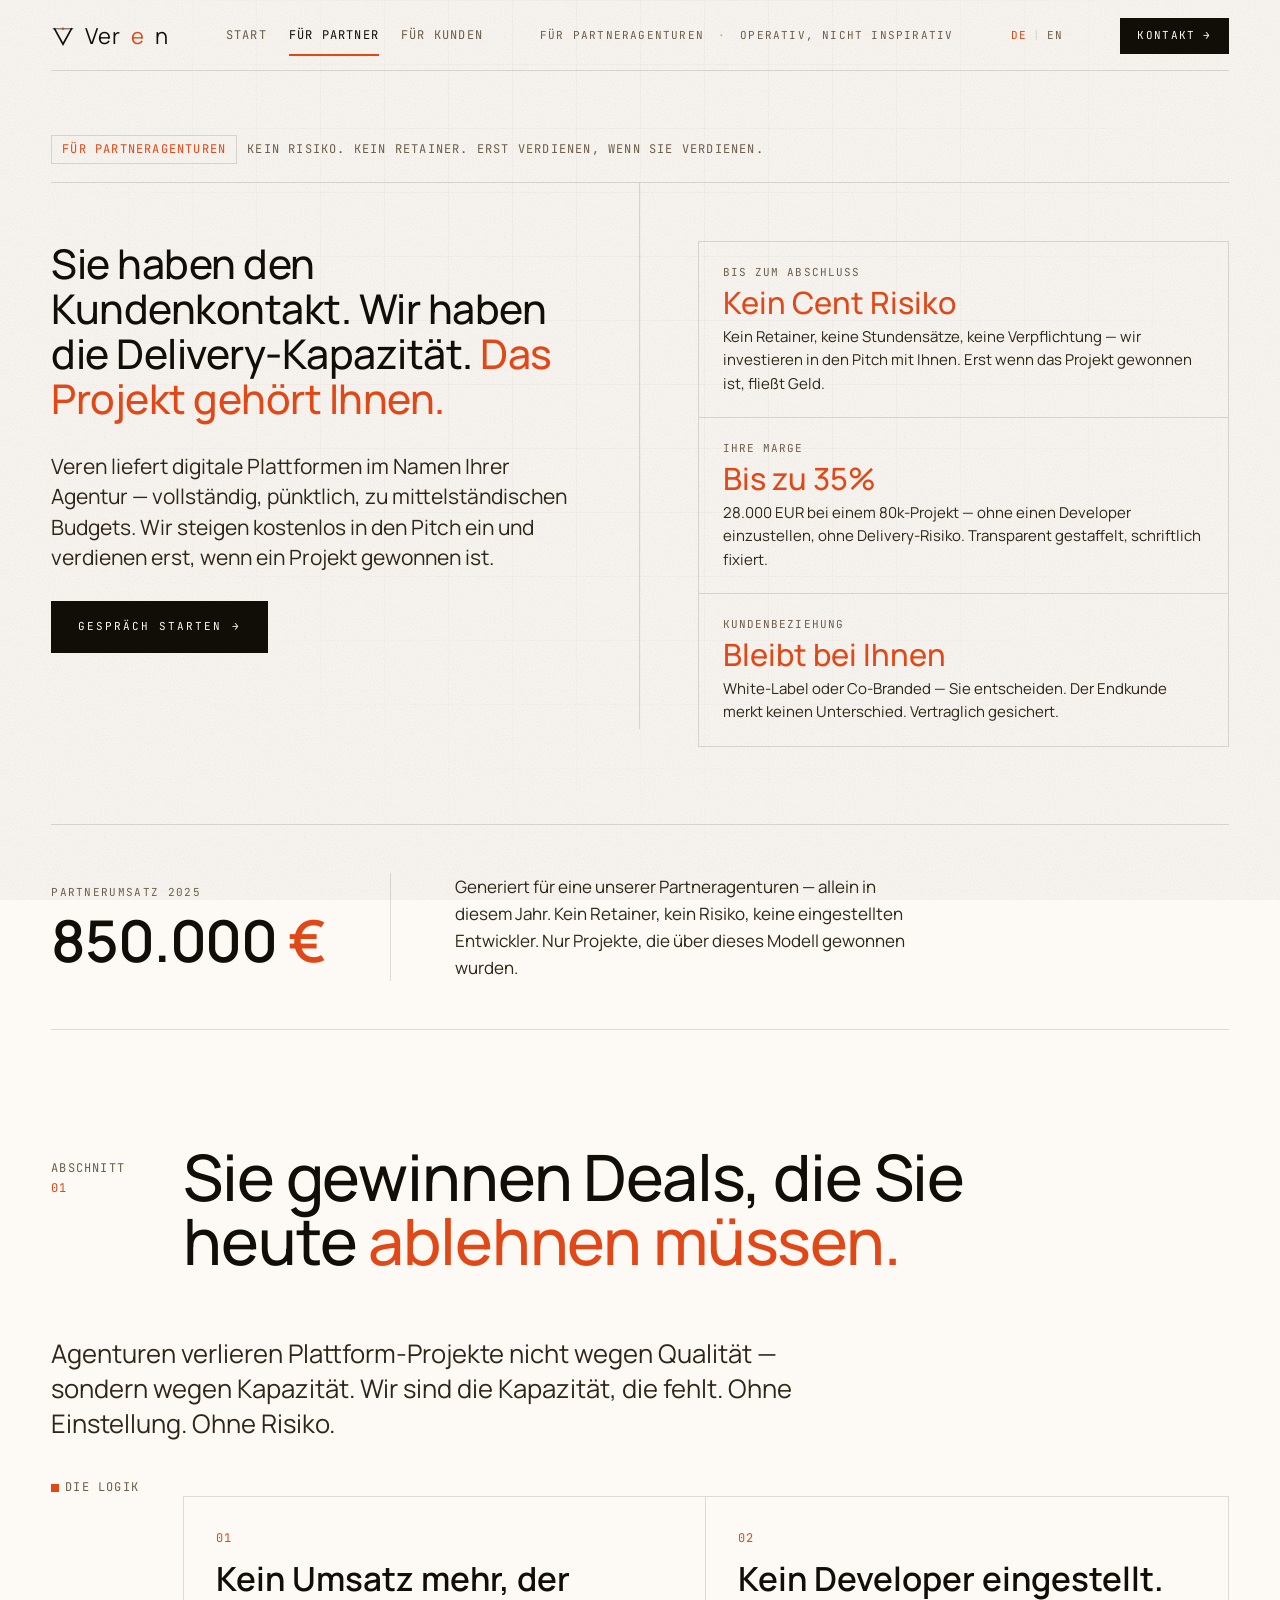
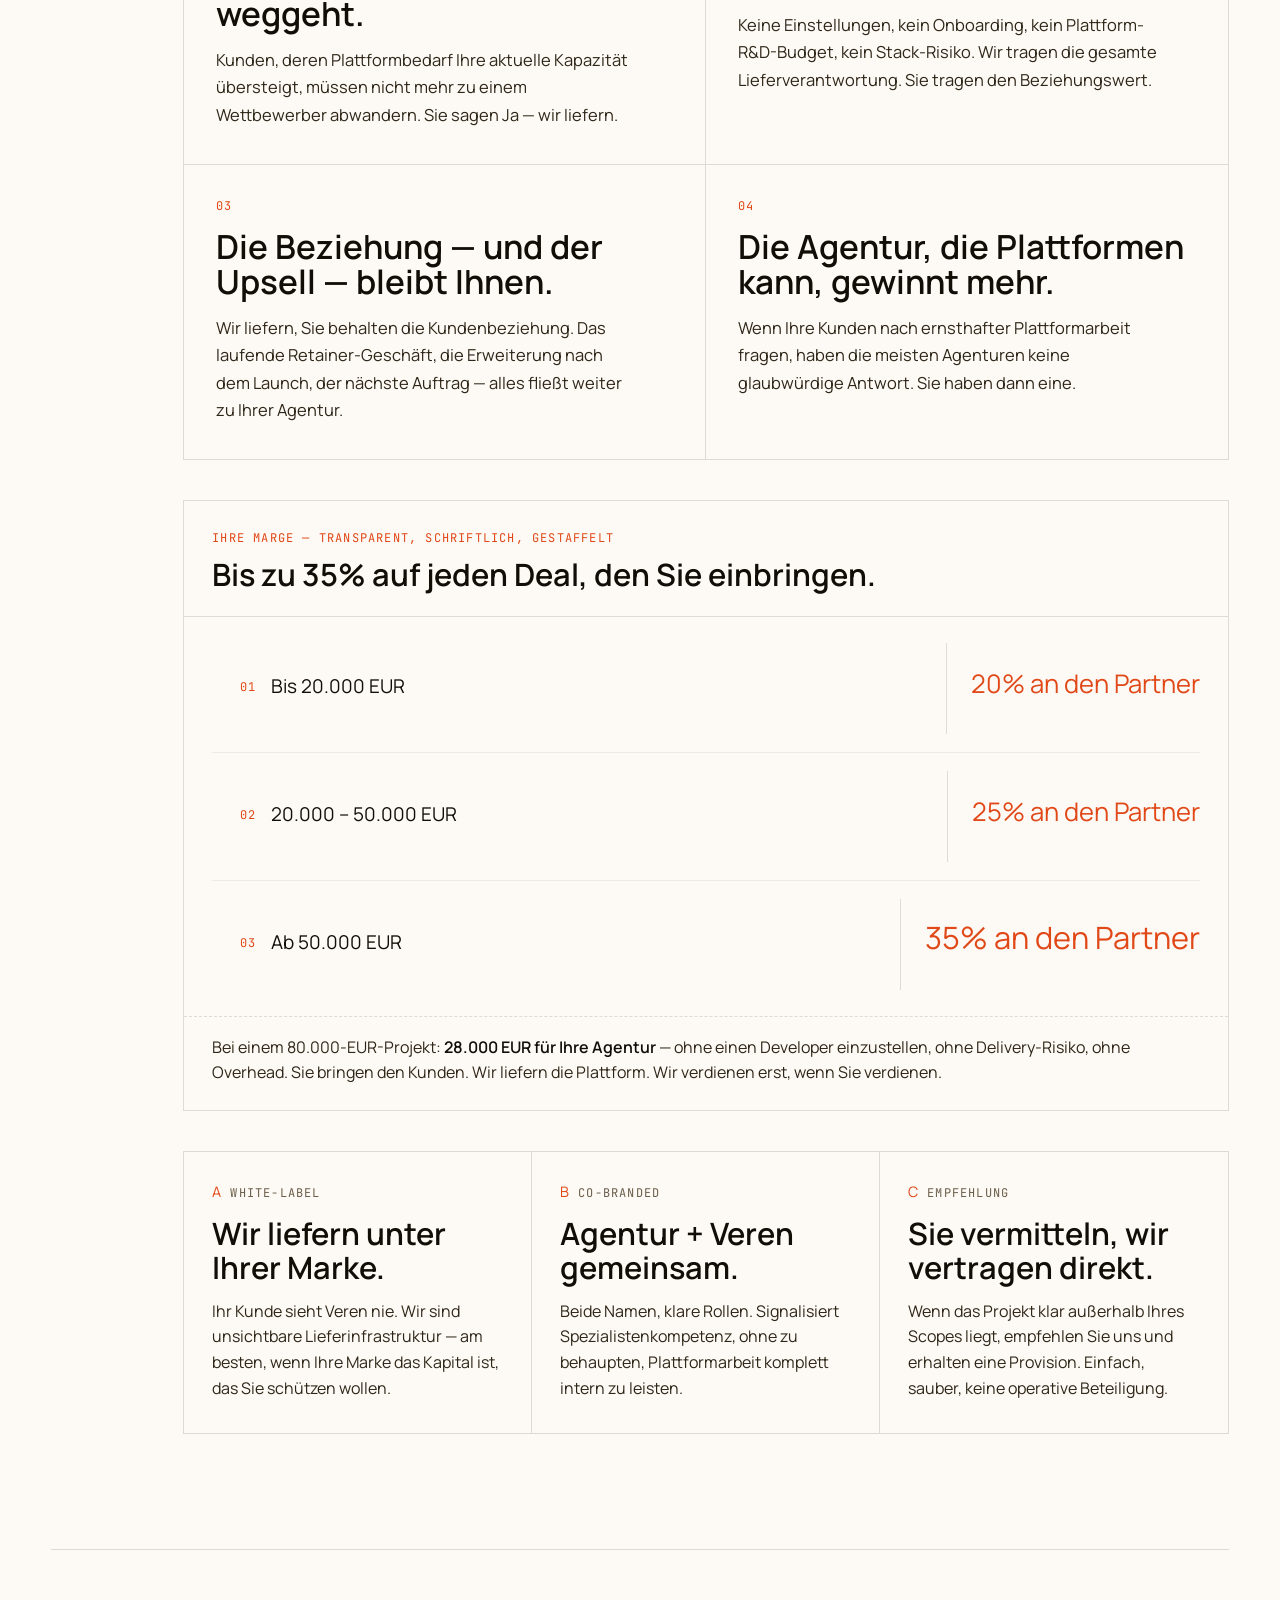
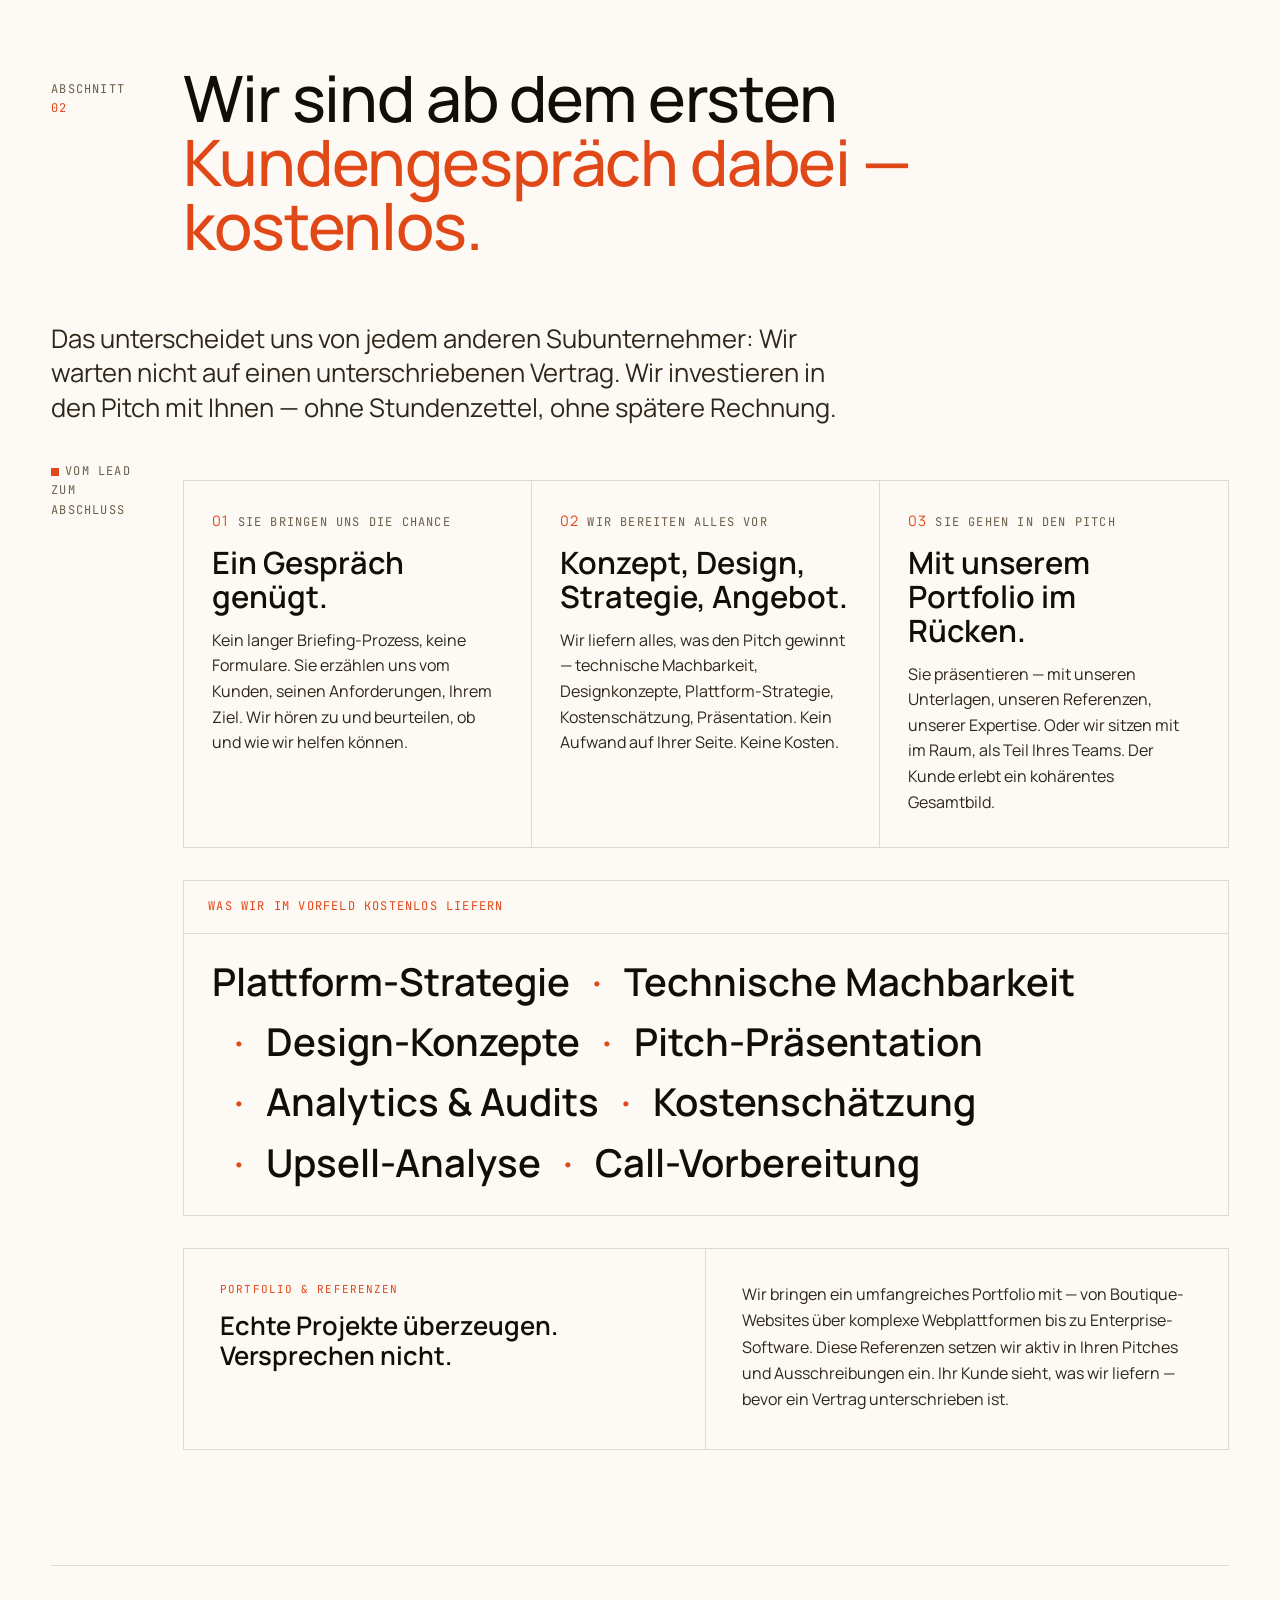
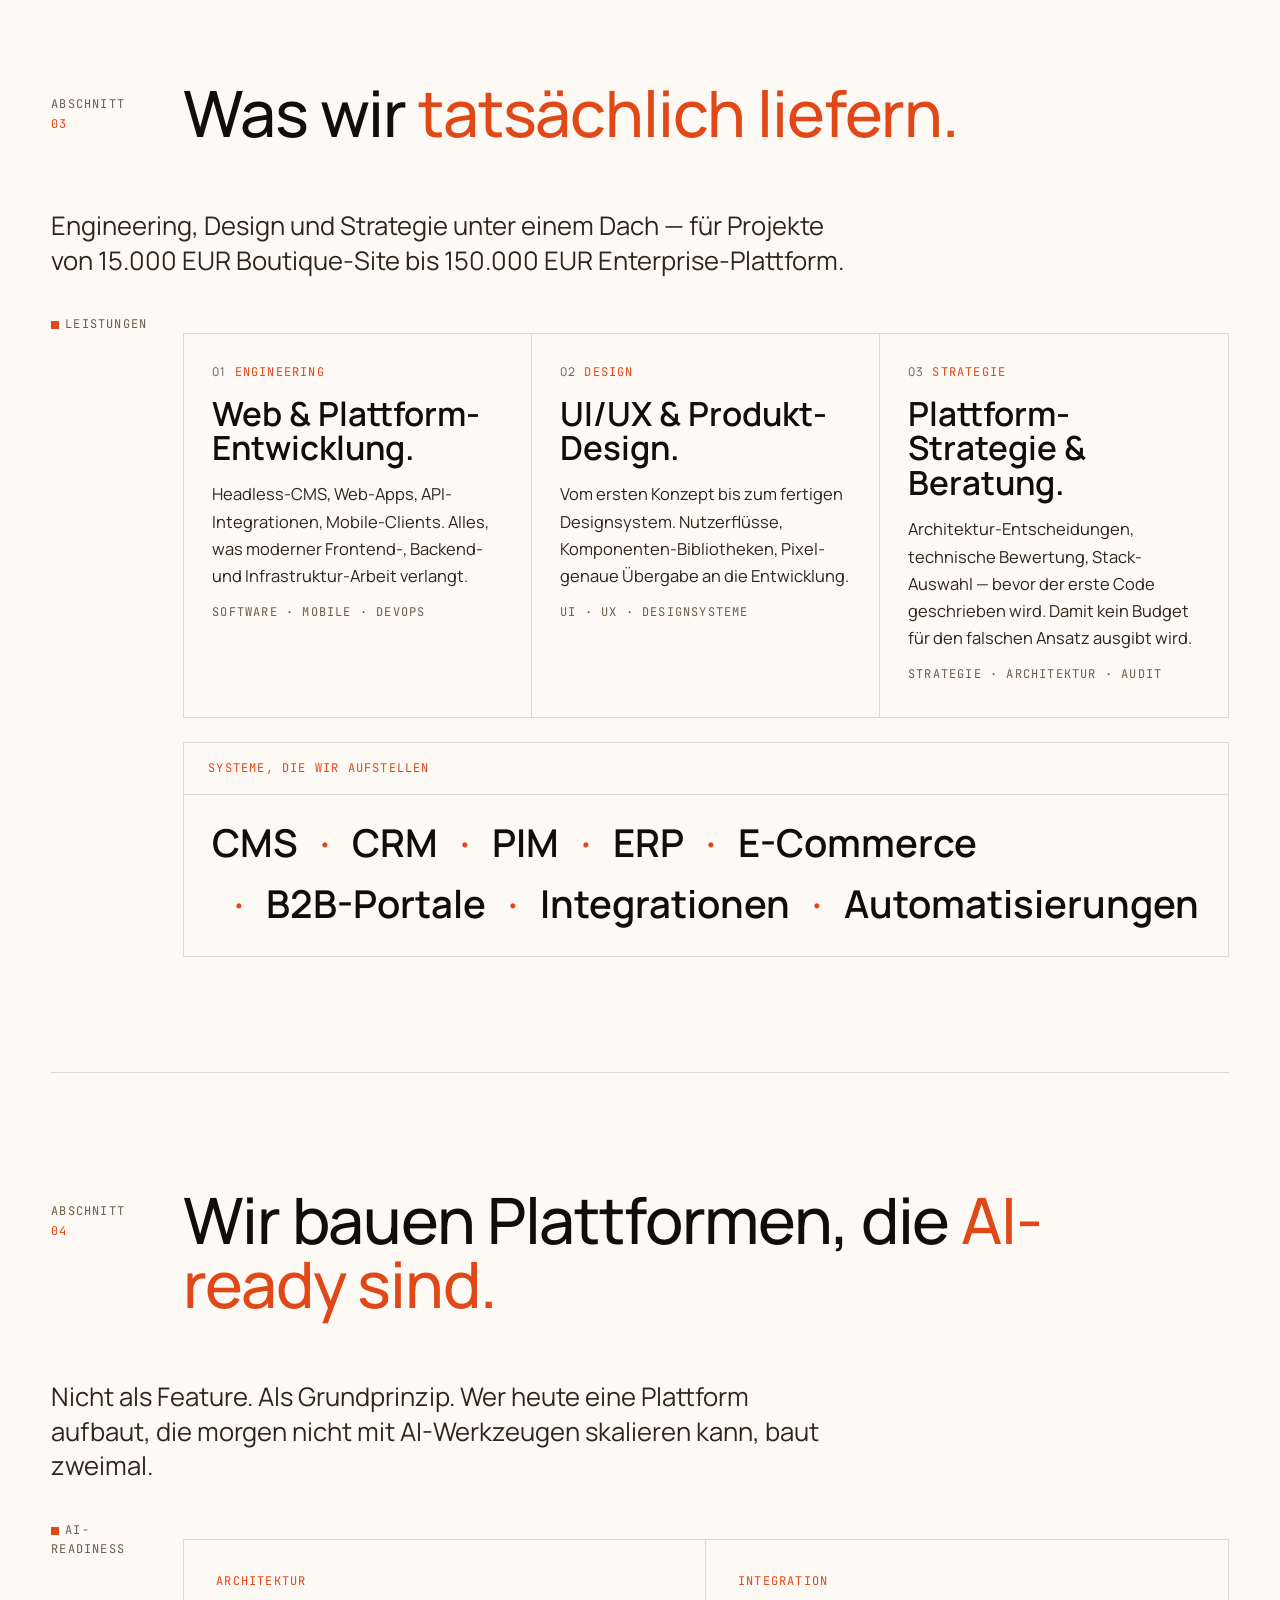
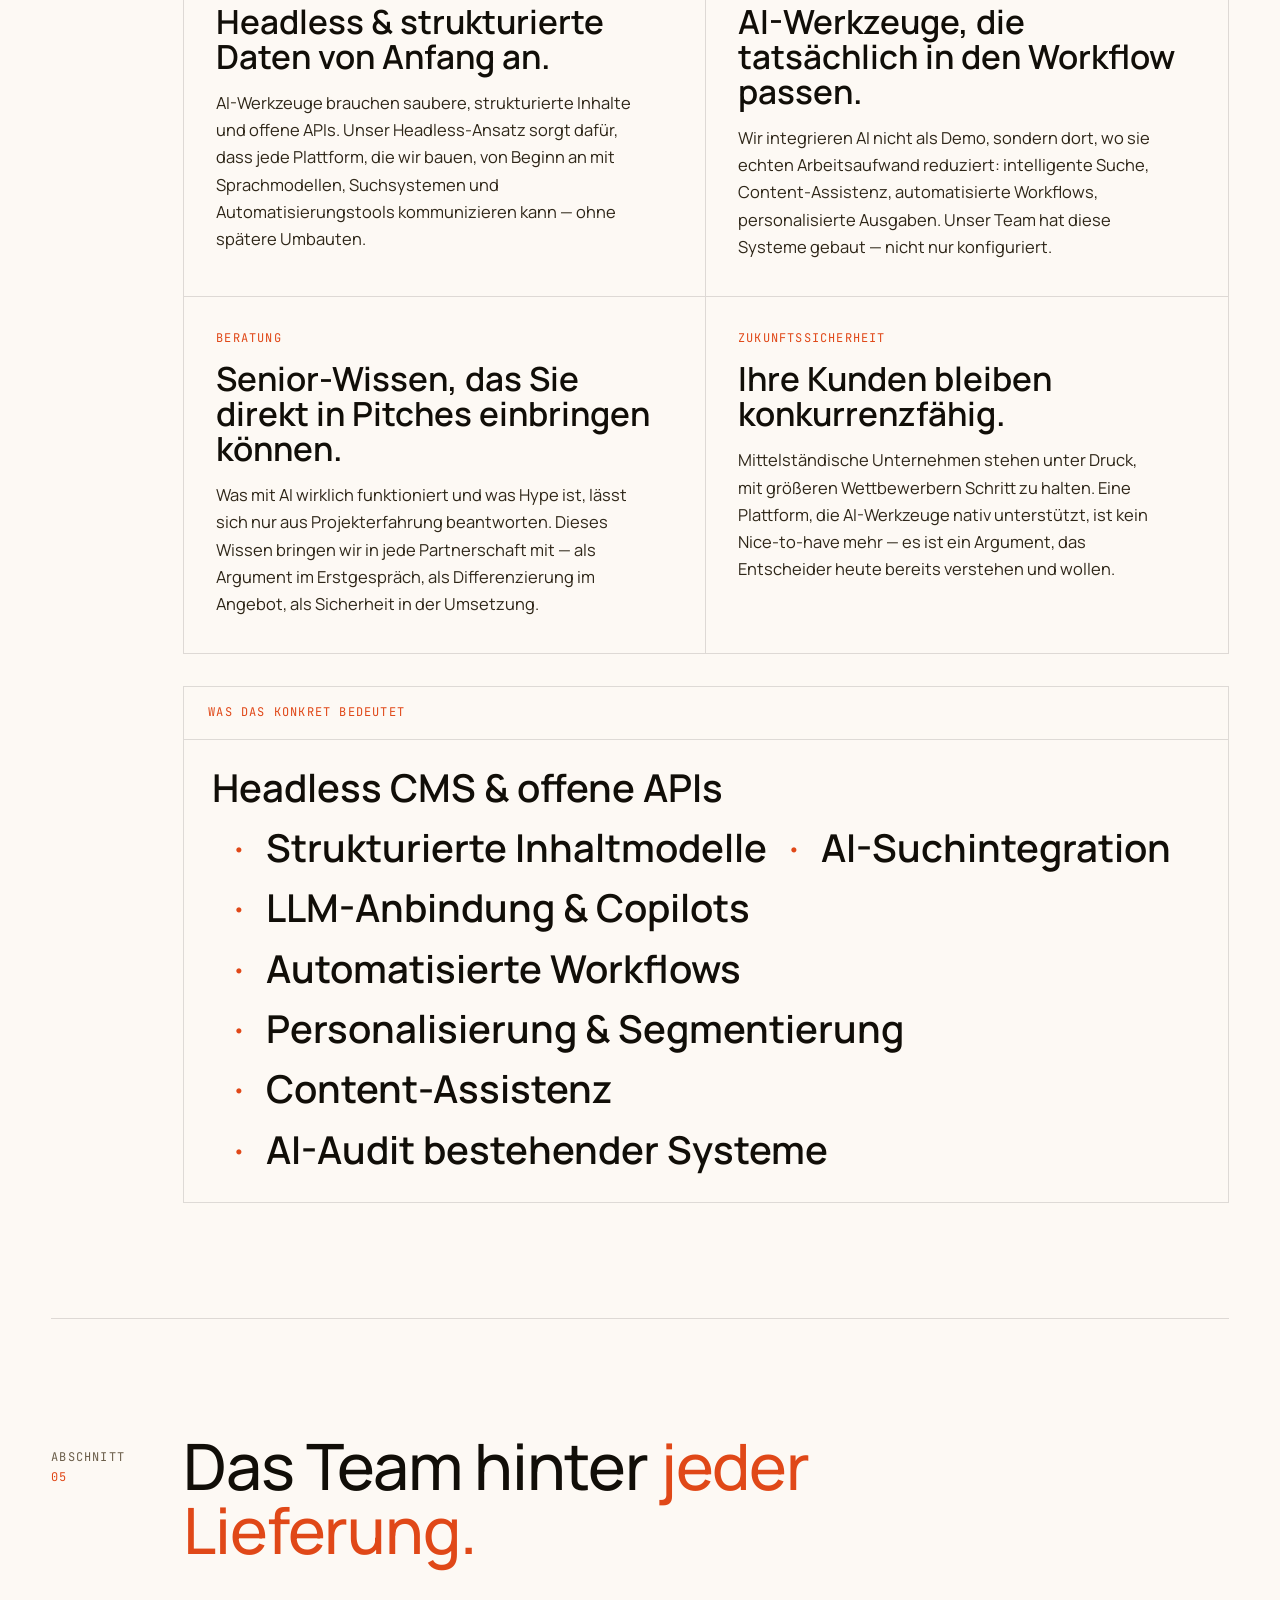
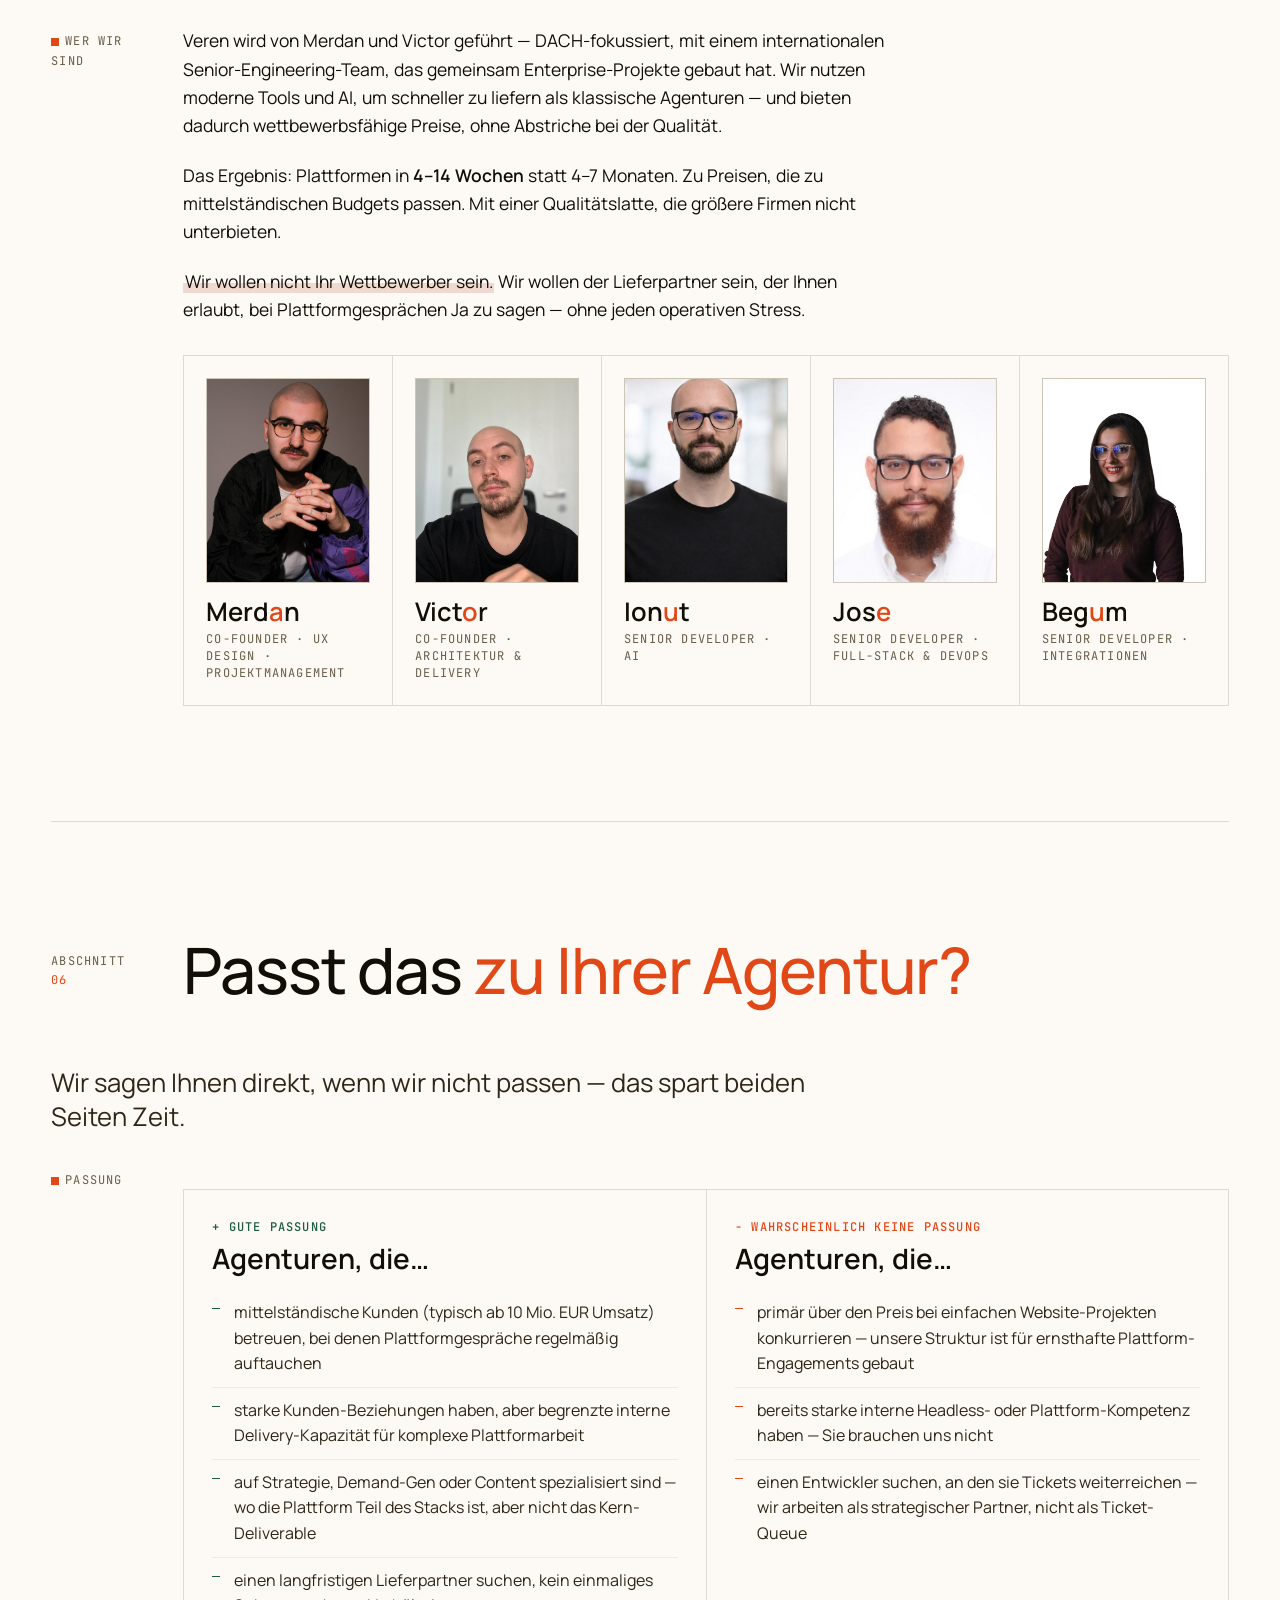
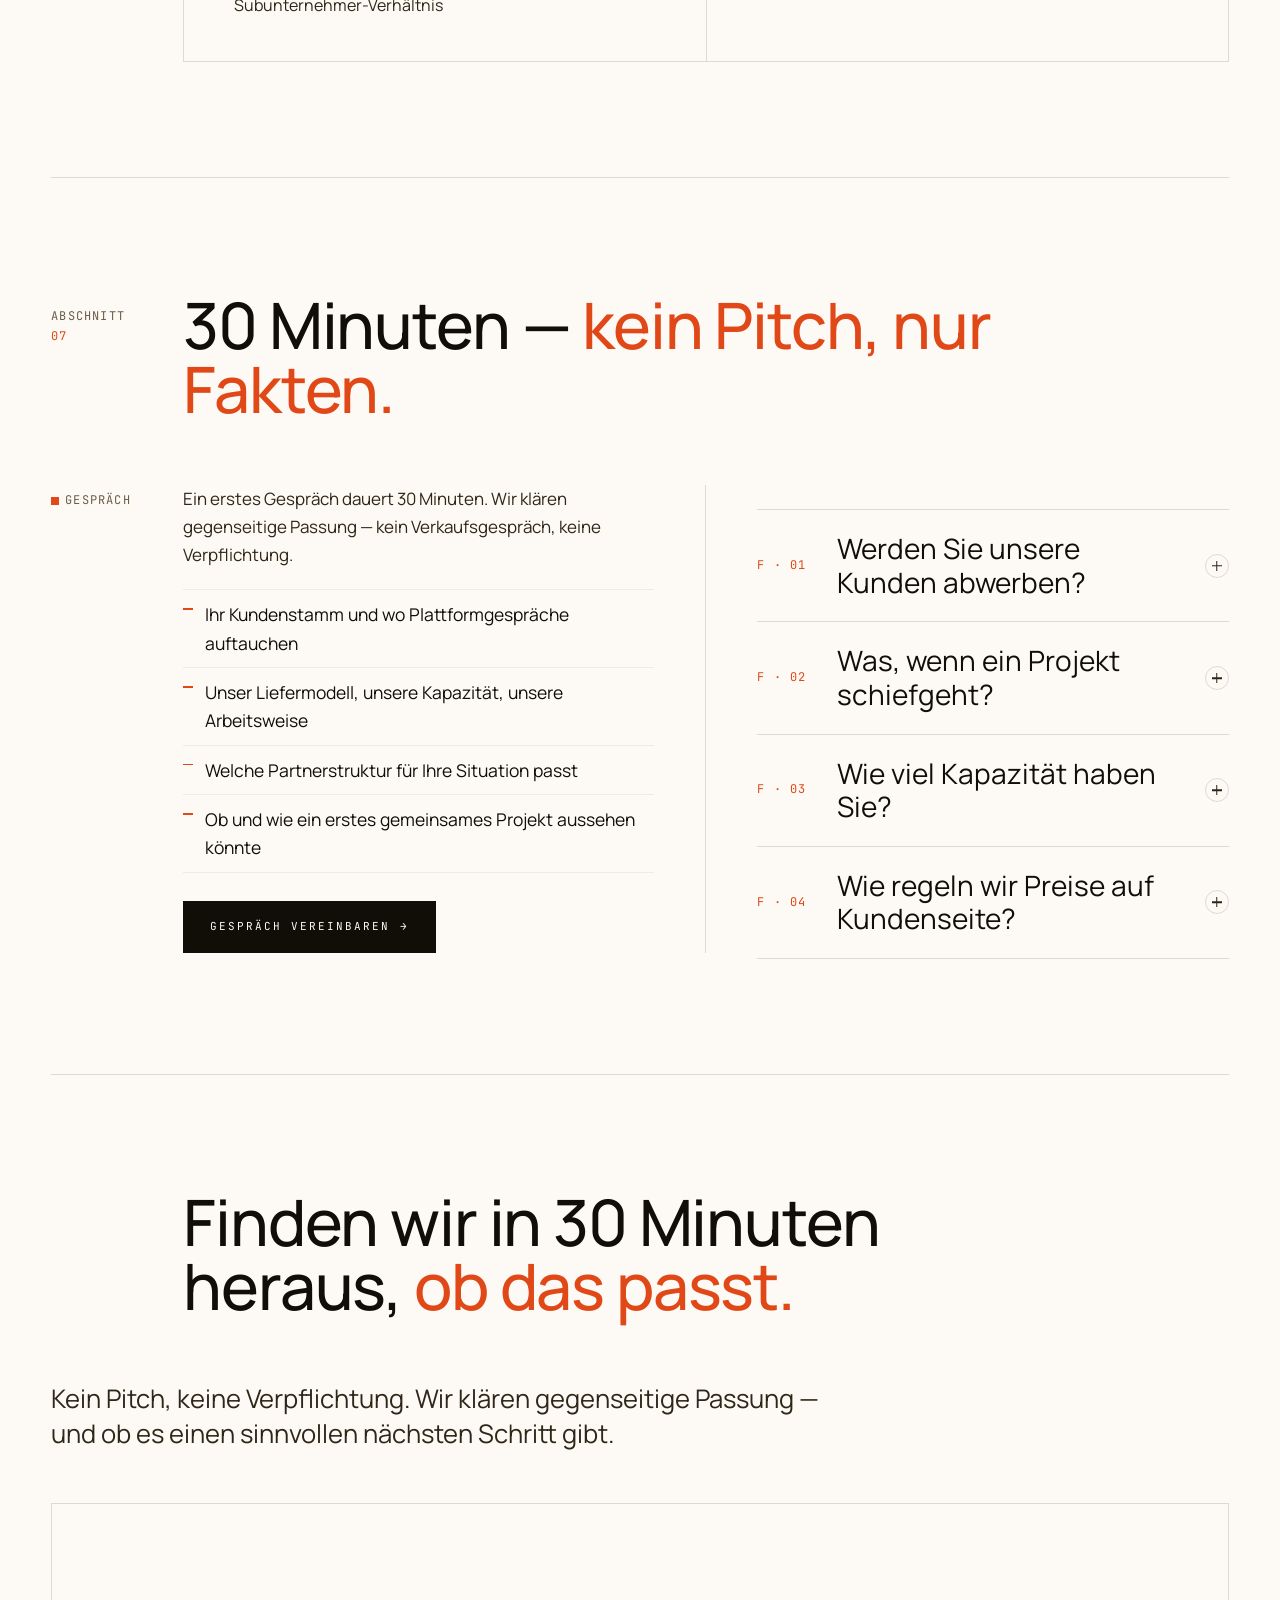
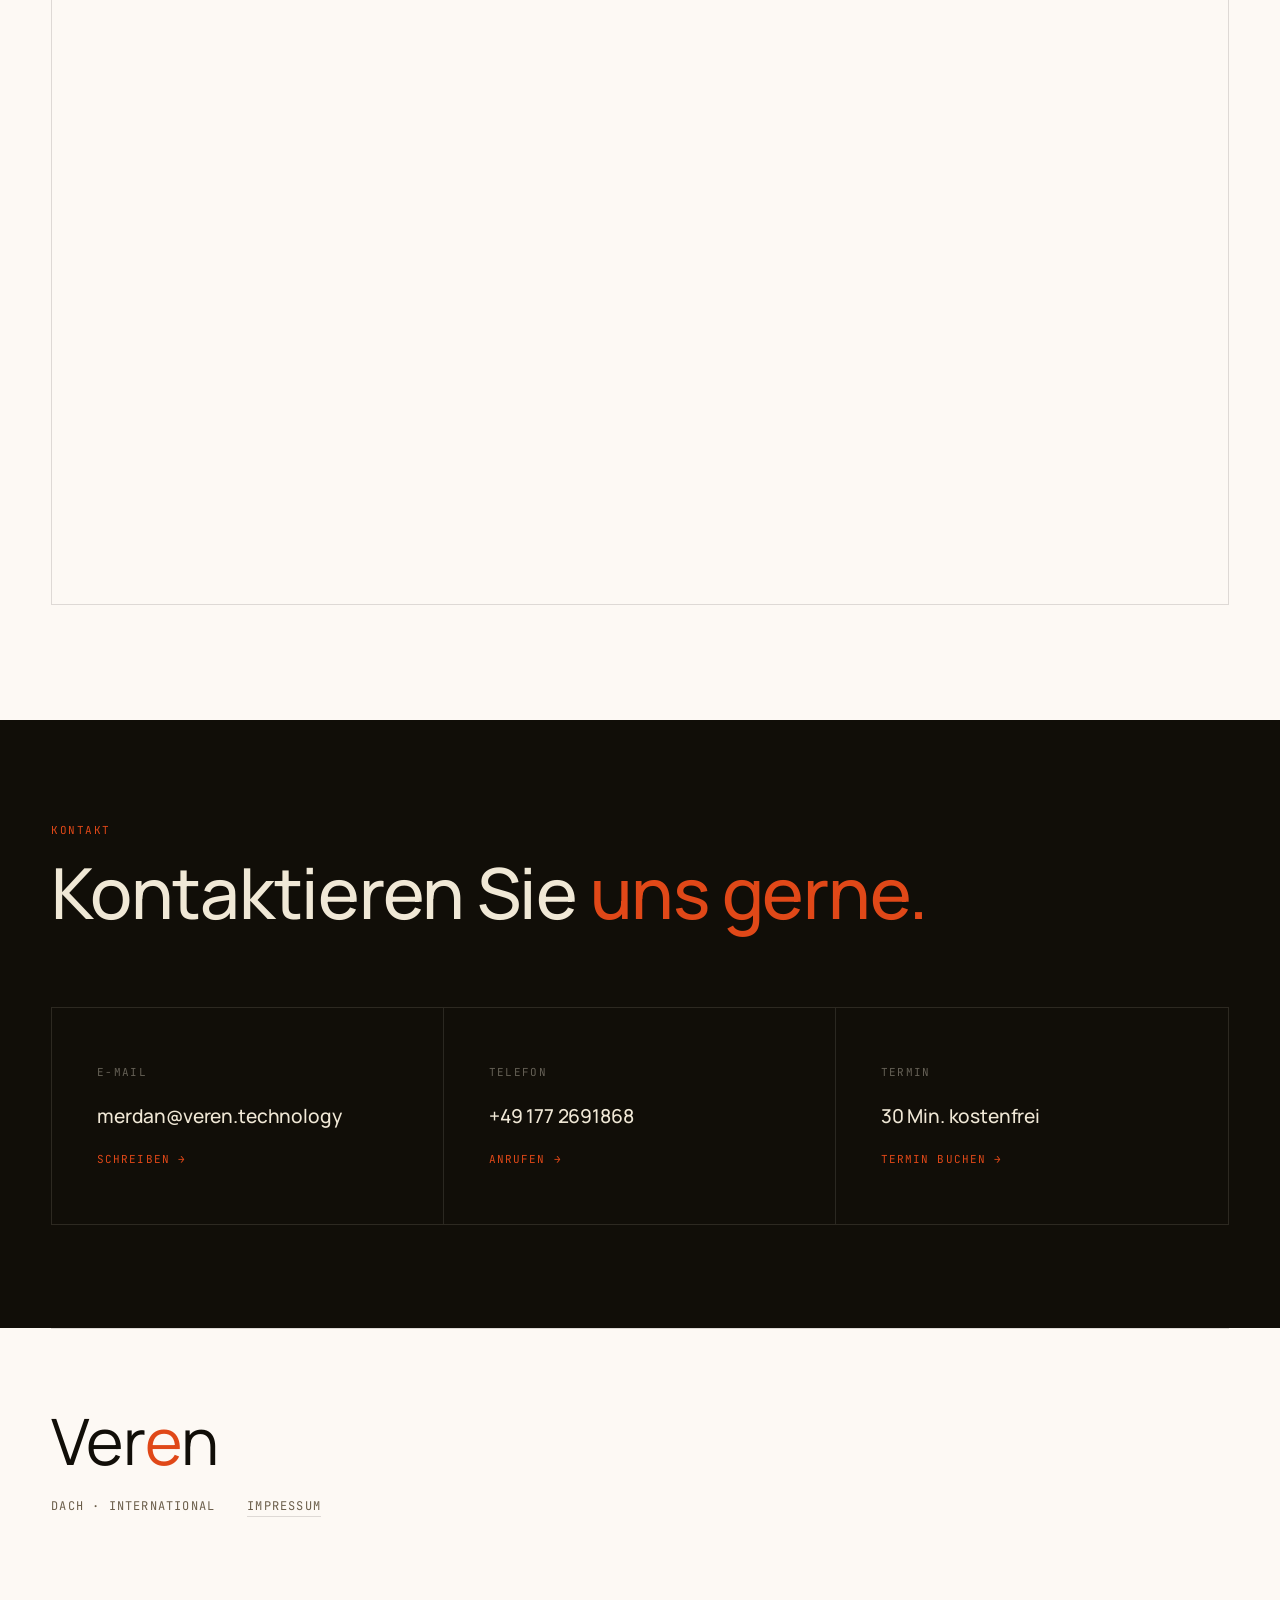
<file: for-partners.html>
<!doctype html>
<html lang="de">
<head>
<meta charset="UTF-8" />
<meta name="viewport" content="width=device-width, initial-scale=1.0" />
<title>Veren — Für Partneragenturen · Plattform-Lieferung, Ihre Kundenbeziehung.</title>
<link rel="preconnect" href="https://fonts.googleapis.com" />
<link rel="preconnect" href="https://fonts.gstatic.com" crossorigin />
<link href="https://fonts.googleapis.com/css2?family=Manrope:wght@300;400;500;600;700;800&family=JetBrains+Mono:wght@300;400;500&display=swap" rel="stylesheet" />
<link rel="icon" type="image/svg+xml" href="favicon.svg" />
<link rel="stylesheet" href="styles/veren.css" />
<style>
  .hero{ padding: clamp(36px, 5vw, 72px) 0 0; }
  .hero__eyebrow{
    font-family:var(--mono);
    font-size:12px;
    letter-spacing:.10em;
    text-transform:uppercase;
    color:var(--ink-mute);
    padding-bottom: 18px;
    border-bottom: 1px solid var(--rule);
    display:flex; align-items:center; gap:10px;
    flex-wrap: wrap;
  }
  .hero__eyebrow .pill{
    border:1px solid var(--rule);
    padding: 4px 10px;
    color:var(--rust);
  }
  .hero__split{
    display: grid;
    grid-template-columns: 1fr 1fr;
    gap: 0;
    align-items: start;
  }
  .hero__left{
    padding: clamp(32px, 4.5vw, 64px) clamp(32px, 4.5vw, 60px) clamp(40px, 6vw, 80px) 0;
    border-right: 1px solid var(--rule);
  }
  .hero__right{
    padding: clamp(32px, 4.5vw, 64px) 0 clamp(40px, 6vw, 80px) clamp(32px, 4.5vw, 60px);
  }
  .hero__title{
    font-family:var(--serif);
    font-weight:500;
    font-size: clamp(26px, 3.2vw, 48px);
    line-height: 1.1;
    letter-spacing:-.012em;
    margin: 0 0 clamp(18px, 2.5vw, 30px);
    color:var(--ink);
    max-width: 24ch;
  }
  .hero__title em{  color:var(--rust); }
  .hero__sub{
    font-family:var(--serif);
    
    font-size: clamp(16px, 1.7vw, 21px);
    line-height:1.45;
    color:var(--ink-soft);
    max-width: 48ch;
    margin: 0 0 28px;
  }
  .hero__panel{ border: 1px solid var(--rule); }
  .hero__panel-item{ padding: 22px 24px; border-bottom: 1px solid var(--rule); }
  .hero__panel-item:last-child{ border-bottom: 0; }
  .hero__panel-label{
    font-family: var(--mono);
    font-size: 11px;
    letter-spacing: .10em;
    text-transform: uppercase;
    color: var(--ink-mute);
    margin-bottom: 6px;
  }
  .hero__panel-num{
    font-family: var(--serif);
    font-weight: 500;
    font-size: clamp(22px, 2.4vw, 34px);
    color: var(--rust);
    line-height: .96;
    margin-bottom: 8px;
  }
  .hero__panel-body{
    font-size: 15px;
    color: var(--ink-soft);
    line-height: 1.55;
    margin: 0;
  }

  /* Big benefit number-callouts */
  .benefits{
    display:grid;
    grid-template-columns: repeat(2, 1fr);
    gap: 0;
    border:1px solid var(--rule);
    margin-top:24px;
  }
  .benefit{
    padding: 32px 32px 36px;
    border-right:1px solid var(--rule);
    border-bottom:1px solid var(--rule);
  }
  .benefit:nth-child(2n){ border-right:0; }
  .benefit:nth-last-child(-n+2){ border-bottom:0; }
  .benefit__label{
    font-family:var(--mono);
    font-size:12px;
    letter-spacing:.10em;
    text-transform:uppercase;
    color:var(--rust);
    margin-bottom:14px;
  }
  .benefit h3{
    font-family:var(--serif);
    font-weight:600;
    font-size: clamp(26px, 2.6vw, 36px);
    line-height:1.05;
    margin:0 0 14px;
  }
  .benefit p{
    font-size:16.5px;
    color:var(--ink-soft);
    line-height:1.65;
    margin:0;
    max-width:42ch;
  }

  .partnership{
    display:grid;
    grid-template-columns: repeat(3, 1fr);
    gap: 0;
    border:1px solid var(--rule);
    margin-top: 24px;
  }
  .partnership > div{
    padding: 28px 28px 32px;
    border-right:1px solid var(--rule);
  }
  .partnership > div:last-child{ border-right:0; }
  .partnership__head{
    font-family:var(--mono);
    font-size:12px;
    letter-spacing:.10em;
    text-transform:uppercase;
    color:var(--ink-mute);
    margin-bottom:14px;
  }
  .partnership__head em{
    font-style:normal;
    color:var(--rust);
    margin-right:8px;
    font-family:var(--serif);
    font-size: 1.2em;
  }
  .partnership h3{
    font-family:var(--serif);
    font-weight:600;
    font-size: clamp(24px, 2.4vw, 32px);
    line-height:1.1;
    margin:0 0 14px;
  }
  .partnership p{
    font-size:16px;
    color:var(--ink-soft);
    line-height:1.6;
    margin:0;
  }

  .fitlist{
    display:grid;
    grid-template-columns: 1fr 1fr;
    gap: 0;
    border:1px solid var(--rule);
    margin-top:24px;
  }
  .fitlist > div{
    padding: 28px 28px 32px;
  }
  .fitlist > div + div{
    border-left:1px solid var(--rule);
  }
  .fitlist h4{
    font-family:var(--mono);
    font-size:12px;
    letter-spacing:.10em;
    text-transform:uppercase;
    margin:0 0 6px;
    font-weight:500;
  }
  .fitlist .yes h4{ color:var(--green); }
  .fitlist .no h4{ color:var(--rust); }
  .fitlist h3{
    font-family:var(--serif);
    font-weight:600;
    font-size: 28px;
    line-height:1;
    margin:0 0 18px;
  }
  .fitlist ul{ list-style:none; padding:0; margin:0; }
  .fitlist li{
    padding: 10px 0 10px 22px;
    border-top:1px solid var(--rule-soft);
    font-size:16px;
    line-height:1.6;
    color:var(--ink-soft);
    position:relative;
  }
  .fitlist li:first-child{ border-top:0; }
  .fitlist li::before{
    content:"";
    position:absolute;
    left:0; top:18px;
    width:8px; height:1.5px;
  }
  .fitlist .yes li::before{ background:var(--green); }
  .fitlist .no li::before{ background:var(--rust); }

  /* Revenue share */
  .revshare{
    margin-top: 32px;
    border:1px solid var(--rule);
    background: var(--paper);
  }
  .revshare__head{
    padding: 28px 28px 24px;
    border-bottom:1px solid var(--rule);
  }
  .revshare__label{
    font-family:var(--mono);
    font-size:12px;
    letter-spacing:.10em;
    text-transform:uppercase;
    color:var(--rust);
    margin-bottom:10px;
  }
  .revshare__head h3{
    font-family:var(--serif);
    font-weight:600;
    font-size: clamp(24px, 2.4vw, 32px);
    line-height:1.1;
    margin:0;
  }
  .revshare__rows{ padding: 8px 28px; }
  .revshare__row{
    display:grid;
    grid-template-columns: 1fr auto;
    gap:24px;
    padding: 18px 0;
    border-top:1px solid var(--rule-soft);
    align-items:baseline;
  }
  .revshare__row:first-child{ border-top:0; }
  .revshare__row .tier{
    font-family:var(--serif);
    font-size: 19px;
    line-height:1.2;
    color:var(--ink);
  }
  .revshare__row .tier em{
    font-style:normal;
    color:var(--rust);
    margin-right:14px;
    font-family:var(--mono);
    font-size:12px;
    letter-spacing:.10em;
    vertical-align:2px;
  }
  .revshare__row .share{
    font-family:var(--serif);
    
    font-size: clamp(22px, 2vw, 30px);
    color:var(--rust);
    line-height:1;
  }
  .revshare__note{
    border-top:1px dashed var(--rule);
    padding: 18px 28px 24px;
    font-family:var(--serif);
    
    font-size:16px;
    line-height:1.6;
    color:var(--ink-soft);
    margin:0;
  }

  /* Team grid */
  .team{
    margin-top:32px;
    display:grid;
    grid-template-columns: repeat(5, 1fr);
    gap: 0;
    border-top:1px solid var(--rule);
    border-left:1px solid var(--rule);
  }
  .team__member{
    border-right:1px solid var(--rule);
    border-bottom:1px solid var(--rule);
    padding: 22px 22px 24px;
  }
  .team__photo{
    aspect-ratio: 4 / 5;
    background: linear-gradient(135deg, var(--paper-3), var(--paper-4));
    border:1px solid var(--rule);
    margin-bottom:16px;
    position:relative;
    overflow:hidden;
  }
  .team__photo::before{
    content: attr(data-name);
    position:absolute;
    inset:0;
    display:flex;
    align-items:center;
    justify-content:center;
    font-family:var(--mono);
    font-size:10px;
    letter-spacing:.18em;
    text-transform:uppercase;
    color:var(--ink-mute);
    opacity:.55;
  }
  .team__photo img{
    position:absolute; inset:0;
    width:100%; height:100%;
    object-fit:cover;
  }
  .team__member h4{
    font-family:var(--serif);
    font-weight:600;
    font-size: clamp(22px, 2vw, 28px);
    line-height:1;
    margin:0 0 6px;
    color:var(--ink);
  }
  .team__member h4 em{  color:var(--rust); }
  .team__role{
    font-family:var(--mono);
    font-size:12px;
    letter-spacing:.10em;
    text-transform:uppercase;
    color:var(--ink-mute);
    line-height:1.4;
  }

  /* Logo wall (partners + clients) */
  .logo-wall{
    margin-top:24px;
    border:1px solid var(--rule);
  }
  .logo-wall__head{
    display:grid;
    grid-template-columns: 2fr 4fr;
    border-bottom:1px solid var(--rule);
  }
  .logo-wall__head > div{
    padding: 16px 24px;
    font-family:var(--mono);
    font-size:12px;
    letter-spacing:.10em;
    text-transform:uppercase;
    color:var(--rust);
  }
  .logo-wall__head > div + div{
    border-left:1px solid var(--rule);
  }
  .logo-wall__row{
    display:grid;
    grid-template-columns: repeat(6, 1fr);
  }
  .logo-tile{
    aspect-ratio: 4 / 3;
    display:flex;
    align-items:center;
    justify-content:center;
    padding: 22px 18px;
    border-right:1px solid var(--rule-soft);
    position:relative;
    background: var(--paper);
    transition: background .25s ease;
  }
  .logo-tile:last-child{ border-right:0; }
  .logo-tile.client:first-of-type{
    border-left:1px solid var(--rule);
  }
  .logo-tile img{
    max-width: 76%;
    max-height: 42%;
    object-fit: contain;
    filter: brightness(0);
    opacity: .72;
    transition: opacity .25s ease;
  }
  .logo-tile:hover{ background: var(--paper-2); }
  .logo-tile:hover img{ opacity: .92; }

  /* Services + scope */
  .services{
    display:grid;
    grid-template-columns: repeat(3, 1fr);
    gap: 0;
    border:1px solid var(--rule);
    margin-top: 24px;
  }
  .service{
    padding: 28px 28px 32px;
    border-right: 1px solid var(--rule);
  }
  .service:last-child{ border-right: 0; }
  .service__label{
    font-family: var(--mono);
    font-size: 12px;
    letter-spacing: .10em;
    text-transform: uppercase;
    color: var(--rust);
    margin-bottom: 14px;
  }
  .service__label em{
    font-style:normal;
    color:var(--ink-mute);
    margin-right: 8px;
  }
  .service h3{
    font-family: var(--serif);
    font-weight: 600;
    font-size: clamp(26px, 2.6vw, 36px);
    line-height: 1.05;
    margin: 0 0 14px;
  }
  .service p{
    font-size: 16.5px;
    line-height: 1.65;
    color: var(--ink-soft);
    margin: 0;
    max-width: 38ch;
  }
  .service__sub{
    font-family: var(--mono);
    font-size: 12px;
    letter-spacing: .10em;
    text-transform: uppercase;
    color: var(--ink-mute);
    margin-top: 14px;
  }

  .scope{
    margin-top: 24px;
    border: 1px solid var(--rule);
    background: var(--paper);
  }
  .scope__head{
    padding: 16px 24px;
    border-bottom: 1px solid var(--rule);
    font-family: var(--mono);
    font-size: 12px;
    letter-spacing: .10em;
    text-transform: uppercase;
    color: var(--rust);
  }
  .scope ul{
    list-style: none;
    margin: 0;
    padding: 18px 28px 22px;
    display: flex;
    flex-wrap: wrap;
    gap: 0;
  }
  .scope li{
    font-family: var(--serif);
    font-weight: 600;
    font-size: clamp(26px, 3vw, 44px);
    line-height: 1.05;
    padding: 10px 0;
    color: var(--ink);
    display:inline-flex;
    align-items:baseline;
  }
  .scope li + li::before{
    content: "·";
    color: var(--rust);
    font-style: normal;
    margin: 0 22px;
  }

  @media (max-width: 980px){
    .services{ grid-template-columns: 1fr; }
    .service{ border-right: 0; border-bottom: 1px solid var(--rule); }
    .service:last-child{ border-bottom: 0; }
    .benefits, .partnership, .fitlist{ grid-template-columns: 1fr; }
    .benefit, .partnership > div, .fitlist > div + div{
      border-right:0 !important;
      border-left:0 !important;
      border-bottom:1px solid var(--rule);
    }
    .team{ grid-template-columns: repeat(3, 1fr); }
    .logo-wall__head{ grid-template-columns: 1fr; }
    .logo-wall__head > div + div{ border-left:0; border-top:1px solid var(--rule); }
    .logo-wall__row{ grid-template-columns: repeat(3, 1fr); }
    .logo-tile{ border-bottom:1px solid var(--rule-soft); }
    .logo-tile.client:first-of-type{ border-left:0; }

    /* Hero split → single column */
    .hero__split{ grid-template-columns: 1fr; }
    .hero__left{ border-right: 0; border-bottom: 1px solid var(--rule); padding-right: 0; }
    .hero__right{ padding-left: 0; }

    .benefit{ text-align:center; }
    .benefit p{ margin-left:auto; margin-right:auto; }

    .partnership > div{ text-align:center; }

    .service{ text-align:center; }
    .service p{ margin-left:auto; margin-right:auto; }
    .service__sub{ text-align:center; }

    .scope__head{ text-align:center; }
    .scope ul{ justify-content:center; }
    .scope li{ text-align:center; }

    .revshare__head{ text-align:center; }
    .revshare__row{ grid-template-columns: 1fr; gap:6px; text-align:center; padding:14px 0; }
    .revshare__row .share{ text-align:center; }
    .revshare__note{ text-align:center; }

    .fitlist > div{ text-align:center; }
    .fitlist li{ padding-left:0; text-align:center; }
    .fitlist li::before{ display:none; }

    .team__member{ text-align:center; }

    .logo-wall__head > div{ text-align:center; }

    /* Section 02 – Portfolio callout two-column → single */
    .pit-ref{ grid-template-columns: 1fr !important; }
    .pit-ref > div:first-child{ border-right:0 !important; border-bottom:1px solid var(--rule); }

    /* Section 07 – Gespräch two-column → stacked */
    .convo-grid{ grid-template-columns: 1fr !important; }
    .convo-left{ padding-right:0 !important; border-right:0 !important; border-bottom:1px solid var(--rule); padding-bottom:clamp(24px,4vw,40px); }
    .convo-right{ padding-left:0 !important; padding-top:clamp(24px,4vw,40px); }
  }
  @media (max-width: 640px){
    .team{ grid-template-columns: 1fr 1fr; }
    .logo-wall__row{ grid-template-columns: repeat(2, 1fr); }
  }
  @media (max-width: 640px){
    .proof-divider{ border-left:0 !important; padding-left:0 !important; border-top:1px solid var(--rule); padding-top:clamp(20px,3vw,32px); margin-top:4px; }
  }
</style>
</head>
<body>

<div class="progress" aria-hidden="true"><div class="progress__bar" id="bar"></div></div>

<div class="shell">

  <nav class="docnav">
    <a href="index.html" class="docnav__brand" aria-label="Veren">
      <svg class="mark" viewBox="0 0 200 200" aria-hidden="true">
        <path d="M30 40 L100 168 L170 40" fill="none" stroke="currentColor" stroke-width="14" stroke-linecap="square" stroke-linejoin="miter"/>
        <line x1="14" y1="40" x2="186" y2="40" stroke="currentColor" stroke-width="6"/>
        <circle class="pulse" cx="100" cy="40" r="11" fill="#e04818"/>
      </svg>
      Ver<em>e</em>n
    </a>
    <div class="docnav__links">
      <a href="index.html">Start</a>
      <a href="for-partners.html" class="is-current">Für Partner</a>
      <a href="for-clients.html">Für Kunden</a>
    </div>
    <div class="docnav__meta">
      <span>Für Partneragenturen</span>
      <span class="dot">·</span>
      <span>Operativ, nicht inspirativ</span>
    </div>
    <div class="lang-switch">
      <a href="for-partners.html" class="is-active">DE</a>
      <span class="lang-switch__sep">|</span>
      <a href="for-partners-en.html">EN</a>
    </div>
    <a href="#contact" class="docnav__cta">Kontakt <span aria-hidden="true">&rarr;</span></a>
  </nav>


  <header class="hero">
    <div class="hero__eyebrow reveal">
      <span class="pill">Für Partneragenturen</span>
      <span>Kein Risiko. Kein Retainer. Erst verdienen, wenn Sie verdienen.</span>
    </div>

    <div class="hero__split">
      <div class="hero__left reveal">
        <h1 class="hero__title">Sie haben den Kundenkontakt. Wir haben die Delivery-Kapazität. <em>Das Projekt gehört Ihnen.</em></h1>
        <p class="hero__sub">Veren liefert digitale Plattformen im Namen Ihrer Agentur &mdash; vollständig, pünktlich, zu mittelständischen Budgets. Wir steigen kostenlos in den Pitch ein und verdienen erst, wenn ein Projekt gewonnen ist.</p>
        <a href="#conversation" class="cta">Gespräch starten <span class="cta__arrow">&rarr;</span></a>
      </div>

      <div class="hero__right reveal">
        <div class="hero__panel">
          <div class="hero__panel-item">
            <div class="hero__panel-label">Bis zum Abschluss</div>
            <div class="hero__panel-num">Kein Cent Risiko</div>
            <p class="hero__panel-body">Kein Retainer, keine Stundensätze, keine Verpflichtung &mdash; wir investieren in den Pitch mit Ihnen. Erst wenn das Projekt gewonnen ist, fließt Geld.</p>
          </div>
          <div class="hero__panel-item">
            <div class="hero__panel-label">Ihre Marge</div>
            <div class="hero__panel-num">Bis zu 35%</div>
            <p class="hero__panel-body">28.000 EUR bei einem 80k-Projekt &mdash; ohne einen Developer einzustellen, ohne Delivery-Risiko. Transparent gestaffelt, schriftlich fixiert.</p>
          </div>
          <div class="hero__panel-item">
            <div class="hero__panel-label">Kundenbeziehung</div>
            <div class="hero__panel-num">Bleibt bei Ihnen</div>
            <p class="hero__panel-body">White-Label oder Co-Branded &mdash; Sie entscheiden. Der Endkunde merkt keinen Unterschied. Vertraglich gesichert.</p>
          </div>
        </div>
      </div>
    </div>
  </header>


  <!-- Proof strip -->
  <div class="reveal" style="border-top:1px solid var(--rule); border-bottom:1px solid var(--rule); display:flex; align-items:center; gap:clamp(24px,5vw,80px); padding:clamp(28px,4vw,48px) 0; flex-wrap:wrap;">
    <div style="flex-shrink:0;">
      <div style="font-family:var(--mono); font-size:11px; letter-spacing:.12em; text-transform:uppercase; color:var(--ink-mute); margin-bottom:10px;">Partnerumsatz 2025</div>
      <div style="font-family:var(--serif); font-weight:600; font-size:clamp(36px,4.5vw,60px); line-height:1; letter-spacing:-.02em; color:var(--ink);">850.000 <em style="color:var(--rust);">€</em></div>
    </div>
    <div class="proof-divider" style="font-size:17px; color:var(--ink-soft); line-height:1.6; max-width:52ch; border-left:1px solid var(--rule); padding-left:clamp(24px,5vw,80px);">Generiert für eine unserer Partneragenturen — allein in diesem Jahr. Kein Retainer, kein Risiko, keine eingestellten Entwickler. Nur Projekte, die über dieses Modell gewonnen wurden.</div>
  </div>

  <!-- 01 - Warum das funktioniert -->
  <section class="chap" id="why">
    <div class="chap__head reveal">
      <div class="chap__num">Abschnitt<span>01</span></div>
      <h2 class="chap__title">Sie gewinnen Deals, die Sie heute <em>ablehnen müssen.</em></h2>
    </div>
    <p class="chap__lede reveal">Agenturen verlieren Plattform-Projekte nicht wegen Qualität &mdash; sondern wegen Kapazität. Wir sind die Kapazität, die fehlt. Ohne Einstellung. Ohne Risiko.</p>

    <div class="chap__body">
      <div class="margin-label"><span class="swatch"></span>Die Logik</div>
      <div class="wide">

        <div class="benefits reveal">
          <div class="benefit">
            <div class="benefit__label">01</div>
            <h3>Kein Umsatz mehr, der weggeht.</h3>
            <p>Kunden, deren Plattformbedarf Ihre aktuelle Kapazität übersteigt, müssen nicht mehr zu einem Wettbewerber abwandern. Sie sagen Ja &mdash; wir liefern.</p>
          </div>
          <div class="benefit">
            <div class="benefit__label">02</div>
            <h3>Kein Developer eingestellt.</h3>
            <p>Keine Einstellungen, kein Onboarding, kein Plattform-R&amp;D-Budget, kein Stack-Risiko. Wir tragen die gesamte Lieferverantwortung. Sie tragen den Beziehungswert.</p>
          </div>
          <div class="benefit">
            <div class="benefit__label">03</div>
            <h3>Die Beziehung &mdash; und der Upsell &mdash; bleibt Ihnen.</h3>
            <p>Wir liefern, Sie behalten die Kundenbeziehung. Das laufende Retainer-Geschäft, die Erweiterung nach dem Launch, der nächste Auftrag &mdash; alles fließt weiter zu Ihrer Agentur.</p>
          </div>
          <div class="benefit">
            <div class="benefit__label">04</div>
            <h3>Die Agentur, die Plattformen kann, gewinnt mehr.</h3>
            <p>Wenn Ihre Kunden nach ernsthafter Plattformarbeit fragen, haben die meisten Agenturen keine glaubwürdige Antwort. Sie haben dann eine.</p>
          </div>
        </div>

        <div class="revshare reveal" style="margin-top:40px;">
          <div class="revshare__head">
            <div class="revshare__label">Ihre Marge &mdash; transparent, schriftlich, gestaffelt</div>
            <h3>Bis zu 35% auf jeden Deal, den Sie einbringen.</h3>
          </div>
          <div class="revshare__rows">
            <div class="revshare__row">
              <div class="tier"><em>01</em>Bis 20.000 EUR</div>
              <div class="share">20% an den Partner</div>
            </div>
            <div class="revshare__row">
              <div class="tier"><em>02</em>20.000 &ndash; 50.000 EUR</div>
              <div class="share">25% an den Partner</div>
            </div>
            <div class="revshare__row">
              <div class="tier"><em>03</em>Ab 50.000 EUR</div>
              <div class="share" style="color:var(--rust); font-size:clamp(26px,2.4vw,34px);">35% an den Partner</div>
            </div>
          </div>
          <p class="revshare__note">Bei einem 80.000-EUR-Projekt: <strong>28.000 EUR für Ihre Agentur</strong> &mdash; ohne einen Developer einzustellen, ohne Delivery-Risiko, ohne Overhead. Sie bringen den Kunden. Wir liefern die Plattform. Wir verdienen erst, wenn Sie verdienen.</p>
        </div>

        <div class="partnership reveal" style="margin-top:40px;">
          <div>
            <div class="partnership__head"><em>A</em>White-Label</div>
            <h3>Wir liefern unter Ihrer Marke.</h3>
            <p>Ihr Kunde sieht Veren nie. Wir sind unsichtbare Lieferinfrastruktur &mdash; am besten, wenn Ihre Marke das Kapital ist, das Sie schützen wollen.</p>
          </div>
          <div>
            <div class="partnership__head"><em>B</em>Co-Branded</div>
            <h3>Agentur + Veren gemeinsam.</h3>
            <p>Beide Namen, klare Rollen. Signalisiert Spezialistenkompetenz, ohne zu behaupten, Plattformarbeit komplett intern zu leisten.</p>
          </div>
          <div>
            <div class="partnership__head"><em>C</em>Empfehlung</div>
            <h3>Sie vermitteln, wir vertragen direkt.</h3>
            <p>Wenn das Projekt klar außerhalb Ihres Scopes liegt, empfehlen Sie uns und erhalten eine Provision. Einfach, sauber, keine operative Beteiligung.</p>
          </div>
        </div>

      </div>
    </div>
  </section>


  <!-- 02 - Wie wir gemeinsam gewinnen -->
  <section class="chap" id="pitch">
    <div class="chap__head reveal">
      <div class="chap__num">Abschnitt<span>02</span></div>
      <h2 class="chap__title">Wir sind ab dem ersten <em>Kundengespräch dabei &mdash; kostenlos.</em></h2>
    </div>
    <p class="chap__lede reveal">Das unterscheidet uns von jedem anderen Subunternehmer: Wir warten nicht auf einen unterschriebenen Vertrag. Wir investieren in den Pitch mit Ihnen &mdash; ohne Stundenzettel, ohne spätere Rechnung.</p>

    <div class="chap__body">
      <div class="margin-label"><span class="swatch"></span>Vom Lead zum Abschluss</div>
      <div class="wide">

        <div class="partnership reveal">
          <div>
            <div class="partnership__head"><em>01</em>Sie bringen uns die Chance</div>
            <h3>Ein Gespräch genügt.</h3>
            <p>Kein langer Briefing-Prozess, keine Formulare. Sie erzählen uns vom Kunden, seinen Anforderungen, Ihrem Ziel. Wir hören zu und beurteilen, ob und wie wir helfen können.</p>
          </div>
          <div>
            <div class="partnership__head"><em>02</em>Wir bereiten alles vor</div>
            <h3>Konzept, Design, Strategie, Angebot.</h3>
            <p>Wir liefern alles, was den Pitch gewinnt &mdash; technische Machbarkeit, Designkonzepte, Plattform-Strategie, Kostenschätzung, Präsentation. Kein Aufwand auf Ihrer Seite. Keine Kosten.</p>
          </div>
          <div>
            <div class="partnership__head"><em>03</em>Sie gehen in den Pitch</div>
            <h3>Mit unserem Portfolio im Rücken.</h3>
            <p>Sie präsentieren &mdash; mit unseren Unterlagen, unseren Referenzen, unserer Expertise. Oder wir sitzen mit im Raum, als Teil Ihres Teams. Der Kunde erlebt ein kohärentes Gesamtbild.</p>
          </div>
        </div>

        <div class="scope reveal" style="margin-top:32px;">
          <div class="scope__head">Was wir im Vorfeld kostenlos liefern</div>
          <ul>
            <li>Plattform-Strategie</li>
            <li>Technische Machbarkeit</li>
            <li>Design-Konzepte</li>
            <li>Pitch-Präsentation</li>
            <li>Analytics &amp; Audits</li>
            <li>Kostenschätzung</li>
            <li>Upsell-Analyse</li>
            <li>Call-Vorbereitung</li>
          </ul>
        </div>

        <div class="reveal pit-ref" style="margin-top:32px; border:1px solid var(--rule); display:grid; grid-template-columns: 1fr 1fr; gap:0;">
          <div style="padding:32px 36px 36px; border-right:1px solid var(--rule);">
            <div style="font-family:var(--mono); font-size:11px; letter-spacing:.10em; text-transform:uppercase; color:var(--rust); margin-bottom:12px;">Portfolio &amp; Referenzen</div>
            <h4 style="font-family:var(--serif); font-weight:600; font-size:clamp(20px,2vw,28px); margin:0 0 0; line-height:1.2; color:var(--ink);">Echte Projekte überzeugen. Versprechen nicht.</h4>
          </div>
          <div style="padding:32px 36px 36px;">
            <p style="font-size:16px; color:var(--ink-soft); line-height:1.65; margin:0;">Wir bringen ein umfangreiches Portfolio mit &mdash; von Boutique-Websites über komplexe Webplattformen bis zu Enterprise-Software. Diese Referenzen setzen wir aktiv in Ihren Pitches und Ausschreibungen ein. Ihr Kunde sieht, was wir liefern &mdash; bevor ein Vertrag unterschrieben ist.</p>
          </div>
        </div>

      </div>
    </div>
  </section>


  <!-- 03 - Was wir bauen -->
  <section class="chap" id="services">
    <div class="chap__head reveal">
      <div class="chap__num">Abschnitt<span>03</span></div>
      <h2 class="chap__title">Was wir <em>tatsächlich liefern.</em></h2>
    </div>
    <p class="chap__lede reveal">Engineering, Design und Strategie unter einem Dach &mdash; für Projekte von 15.000 EUR Boutique-Site bis 150.000 EUR Enterprise-Plattform.</p>

    <div class="chap__body">
      <div class="margin-label"><span class="swatch"></span>Leistungen</div>
      <div class="wide">

        <div class="services reveal">
          <div class="service">
            <div class="service__label"><em>01</em>Engineering</div>
            <h3>Web &amp; Plattform-Entwicklung.</h3>
            <p>Headless-CMS, Web-Apps, API-Integrationen, Mobile-Clients. Alles, was moderner Frontend-, Backend- und Infrastruktur-Arbeit verlangt.</p>
            <div class="service__sub">Software &middot; Mobile &middot; DevOps</div>
          </div>
          <div class="service">
            <div class="service__label"><em>02</em>Design</div>
            <h3>UI/UX &amp; Produkt-Design.</h3>
            <p>Vom ersten Konzept bis zum fertigen Designsystem. Nutzerflüsse, Komponenten-Bibliotheken, Pixel-genaue Übergabe an die Entwicklung.</p>
            <div class="service__sub">UI &middot; UX &middot; Designsysteme</div>
          </div>
          <div class="service">
            <div class="service__label"><em>03</em>Strategie</div>
            <h3>Plattform-Strategie &amp; Beratung.</h3>
            <p>Architektur-Entscheidungen, technische Bewertung, Stack-Auswahl &mdash; bevor der erste Code geschrieben wird. Damit kein Budget für den falschen Ansatz ausgibt wird.</p>
            <div class="service__sub">Strategie &middot; Architektur &middot; Audit</div>
          </div>
        </div>

        <div class="scope reveal" style="margin-top:24px;">
          <div class="scope__head">Systeme, die wir aufstellen</div>
          <ul>
            <li>CMS</li>
            <li>CRM</li>
            <li>PIM</li>
            <li>ERP</li>
            <li>E-Commerce</li>
            <li>B2B-Portale</li>
            <li>Integrationen</li>
            <li>Automatisierungen</li>
          </ul>
        </div>

      </div>
    </div>
  </section>


  <!-- 04 - AI-Readiness -->
  <section class="chap" id="ai">
    <div class="chap__head reveal">
      <div class="chap__num">Abschnitt<span>04</span></div>
      <h2 class="chap__title">Wir bauen Plattformen, die <em>AI-ready sind.</em></h2>
    </div>
    <p class="chap__lede reveal">Nicht als Feature. Als Grundprinzip. Wer heute eine Plattform aufbaut, die morgen nicht mit AI-Werkzeugen skalieren kann, baut zweimal.</p>

    <div class="chap__body">
      <div class="margin-label"><span class="swatch"></span>AI-Readiness</div>
      <div class="wide">

        <div class="benefits reveal">
          <div class="benefit">
            <div class="benefit__label">Architektur</div>
            <h3>Headless &amp; strukturierte Daten von Anfang an.</h3>
            <p>AI-Werkzeuge brauchen saubere, strukturierte Inhalte und offene APIs. Unser Headless-Ansatz sorgt dafür, dass jede Plattform, die wir bauen, von Beginn an mit Sprachmodellen, Suchsystemen und Automatisierungstools kommunizieren kann &mdash; ohne spätere Umbauten.</p>
          </div>
          <div class="benefit">
            <div class="benefit__label">Integration</div>
            <h3>AI-Werkzeuge, die tatsächlich in den Workflow passen.</h3>
            <p>Wir integrieren AI nicht als Demo, sondern dort, wo sie echten Arbeitsaufwand reduziert: intelligente Suche, Content-Assistenz, automatisierte Workflows, personalisierte Ausgaben. Unser Team hat diese Systeme gebaut &mdash; nicht nur konfiguriert.</p>
          </div>
          <div class="benefit">
            <div class="benefit__label">Beratung</div>
            <h3>Senior-Wissen, das Sie direkt in Pitches einbringen können.</h3>
            <p>Was mit AI wirklich funktioniert und was Hype ist, lässt sich nur aus Projekterfahrung beantworten. Dieses Wissen bringen wir in jede Partnerschaft mit &mdash; als Argument im Erstgespräch, als Differenzierung im Angebot, als Sicherheit in der Umsetzung.</p>
          </div>
          <div class="benefit">
            <div class="benefit__label">Zukunftssicherheit</div>
            <h3>Ihre Kunden bleiben konkurrenzfähig.</h3>
            <p>Mittelständische Unternehmen stehen unter Druck, mit größeren Wettbewerbern Schritt zu halten. Eine Plattform, die AI-Werkzeuge nativ unterstützt, ist kein Nice-to-have mehr &mdash; es ist ein Argument, das Entscheider heute bereits verstehen und wollen.</p>
          </div>
        </div>

        <div class="scope reveal" style="margin-top:32px;">
          <div class="scope__head">Was das konkret bedeutet</div>
          <ul>
            <li>Headless CMS &amp; offene APIs</li>
            <li>Strukturierte Inhaltmodelle</li>
            <li>AI-Suchintegration</li>
            <li>LLM-Anbindung &amp; Copilots</li>
            <li>Automatisierte Workflows</li>
            <li>Personalisierung &amp; Segmentierung</li>
            <li>Content-Assistenz</li>
            <li>AI-Audit bestehender Systeme</li>
          </ul>
        </div>

      </div>
    </div>
  </section>


  <!-- 05 - Das Team -->
  <section class="chap" id="who">
    <div class="chap__head reveal">
      <div class="chap__num">Abschnitt<span>05</span></div>
      <h2 class="chap__title">Das Team hinter <em>jeder Lieferung.</em></h2>
    </div>

    <div class="chap__body">
      <div class="margin-label"><span class="swatch"></span>Wer wir sind</div>
      <div class="wide">
        <div class="col" style="max-width: var(--measure);">
          <p>Veren wird von Merdan und Victor geführt &mdash; DACH-fokussiert, mit einem internationalen Senior-Engineering-Team, das gemeinsam Enterprise-Projekte gebaut hat. Wir nutzen moderne Tools und AI, um schneller zu liefern als klassische Agenturen &mdash; und bieten dadurch wettbewerbsfähige Preise, ohne Abstriche bei der Qualität.</p>
          <p>Das Ergebnis: Plattformen in <strong>4&ndash;14 Wochen</strong> statt 4&ndash;7 Monaten. Zu Preisen, die zu mittelständischen Budgets passen. Mit einer Qualitätslatte, die größere Firmen nicht unterbieten.</p>
          <p><span class="hl">Wir wollen nicht Ihr Wettbewerber sein.</span> Wir wollen der Lieferpartner sein, der Ihnen erlaubt, bei Plattformgesprächen Ja zu sagen &mdash; ohne jeden operativen Stress.</p>
        </div>

        <div class="team reveal">
          <div class="team__member">
            <div class="team__photo" data-name="Merdan"><img src="media/team/merdan.jpg" alt="Merdan" loading="lazy" /></div>
            <h4>Merd<em>a</em>n</h4>
            <div class="team__role">Co-Founder &middot; UX Design &middot; Projektmanagement</div>
          </div>
          <div class="team__member">
            <div class="team__photo" data-name="Victor"><img src="media/team/victor.jpg" alt="Victor" loading="lazy" /></div>
            <h4>Vict<em>o</em>r</h4>
            <div class="team__role">Co-Founder &middot; Architektur &amp; Delivery</div>
          </div>
          <div class="team__member">
            <div class="team__photo" data-name="Ionut"><img src="media/team/ionut.jpg" alt="Ionut" loading="lazy" /></div>
            <h4>Ion<em>u</em>t</h4>
            <div class="team__role">Senior Developer &middot; AI</div>
          </div>
          <div class="team__member">
            <div class="team__photo" data-name="Jose"><img src="media/team/jose.jpg" alt="Jose" loading="lazy" /></div>
            <h4>Jos<em>e</em></h4>
            <div class="team__role">Senior Developer &middot; Full-Stack &amp; DevOps</div>
          </div>
          <div class="team__member">
            <div class="team__photo" data-name="Begum"><img src="media/team/begum.jpeg" alt="Begum" loading="lazy" /></div>
            <h4>Beg<em>u</em>m</h4>
            <div class="team__role">Senior Developer &middot; Integrationen</div>
          </div>
        </div>


      </div>
    </div>
  </section>


  <!-- 05 - Passung -->
  <section class="chap" id="fit">
    <div class="chap__head reveal">
      <div class="chap__num">Abschnitt<span>06</span></div>
      <h2 class="chap__title">Passt das <em>zu Ihrer Agentur?</em></h2>
    </div>
    <p class="chap__lede reveal">Wir sagen Ihnen direkt, wenn wir nicht passen &mdash; das spart beiden Seiten Zeit.</p>

    <div class="chap__body">
      <div class="margin-label"><span class="swatch"></span>Passung</div>
      <div class="wide">

        <div class="fitlist reveal">
          <div class="yes">
            <h4>+ Gute Passung</h4>
            <h3>Agenturen, die&hellip;</h3>
            <ul>
              <li>mittelständische Kunden (typisch ab 10 Mio. EUR Umsatz) betreuen, bei denen Plattformgespräche regelmäßig auftauchen</li>
              <li>starke Kunden-Beziehungen haben, aber begrenzte interne Delivery-Kapazität für komplexe Plattformarbeit</li>
              <li>auf Strategie, Demand-Gen oder Content spezialisiert sind &mdash; wo die Plattform Teil des Stacks ist, aber nicht das Kern-Deliverable</li>
              <li>einen langfristigen Lieferpartner suchen, kein einmaliges Subunternehmer-Verhältnis</li>
            </ul>
          </div>
          <div class="no">
            <h4>&minus; Wahrscheinlich keine Passung</h4>
            <h3>Agenturen, die&hellip;</h3>
            <ul>
              <li>primär über den Preis bei einfachen Website-Projekten konkurrieren &mdash; unsere Struktur ist für ernsthafte Plattform-Engagements gebaut</li>
              <li>bereits starke interne Headless- oder Plattform-Kompetenz haben &mdash; Sie brauchen uns nicht</li>
              <li>einen Entwickler suchen, an den sie Tickets weiterreichen &mdash; wir arbeiten als strategischer Partner, nicht als Ticket-Queue</li>
            </ul>
          </div>
        </div>

      </div>
    </div>
  </section>


  <!-- 06 - Das erste Gespräch -->
  <section class="chap" id="conversation">
    <div class="chap__head reveal">
      <div class="chap__num">Abschnitt<span>07</span></div>
      <h2 class="chap__title">30 Minuten &mdash; <em>kein Pitch, nur Fakten.</em></h2>
    </div>

    <div class="chap__body">
      <div class="margin-label"><span class="swatch"></span>Gespräch</div>
      <div class="wide convo-grid" style="display:grid; grid-template-columns: 1fr 1fr; gap: 0; align-items: start;">

        <div class="convo-left" style="padding-right: clamp(32px, 4vw, 64px); border-right: 1px solid var(--rule);">
          <p style="font-size:17px; color:var(--ink-soft); line-height:1.65; margin:0 0 20px;">Ein erstes Gespräch dauert 30 Minuten. Wir klären gegenseitige Passung &mdash; kein Verkaufsgespräch, keine Verpflichtung.</p>
          <ul style="list-style:none; padding:0; margin:0 0 28px;">
            <li style="padding:10px 0 10px 22px; border-top:1px solid var(--rule-soft); position:relative;"><span style="position:absolute;left:0;top:18px;width:10px;height:1.5px;background:var(--rust);display:block;"></span>Ihr Kundenstamm und wo Plattformgespräche auftauchen</li>
            <li style="padding:10px 0 10px 22px; border-top:1px solid var(--rule-soft); position:relative;"><span style="position:absolute;left:0;top:18px;width:10px;height:1.5px;background:var(--rust);display:block;"></span>Unser Liefermodell, unsere Kapazität, unsere Arbeitsweise</li>
            <li style="padding:10px 0 10px 22px; border-top:1px solid var(--rule-soft); position:relative;"><span style="position:absolute;left:0;top:18px;width:10px;height:1.5px;background:var(--rust);display:block;"></span>Welche Partnerstruktur für Ihre Situation passt</li>
            <li style="padding:10px 0 10px 22px; border-top:1px solid var(--rule-soft); border-bottom:1px solid var(--rule-soft); position:relative;"><span style="position:absolute;left:0;top:18px;width:10px;height:1.5px;background:var(--rust);display:block;"></span>Ob und wie ein erstes gemeinsames Projekt aussehen könnte</li>
          </ul>
          <a href="mailto:merdan@veren.io" class="cta">Gespräch vereinbaren <span class="cta__arrow">&rarr;</span></a>
        </div>

        <div class="convo-right" style="padding-left: clamp(32px, 4vw, 64px);">
          <div class="faq reveal">
            <details>
              <summary>
                <span class="qno">F &middot; 01</span>
                <span class="qtext">Werden Sie unsere Kunden abwerben?</span>
                <span class="marker"></span>
              </summary>
              <div class="faq__answer">
                <p>Nein &mdash; operativ und vertraglich. Kunden, die über Ihre Agentur kommen, bleiben Ihre Kunden. Der Partnervertrag schließt das explizit aus. Wir sind Lieferinfrastruktur, kein konkurrierender Vertriebskanal.</p>
              </div>
            </details>
            <details>
              <summary>
                <span class="qno">F &middot; 02</span>
                <span class="qtext">Was, wenn ein Projekt schiefgeht?</span>
                <span class="marker"></span>
              </summary>
              <div class="faq__answer">
                <p>Wir verpflichten uns schriftlich zu Scope und Timeline. Verzögerungen, die wir verursachen, gehen auf unsere Kosten. Wenn etwas schiefgeht, lösen wir es gemeinsam &mdash; wir verstecken uns nicht. Partnervertrauen ist die Basis dieses Modells.</p>
              </div>
            </details>
            <details>
              <summary>
                <span class="qno">F &middot; 03</span>
                <span class="qtext">Wie viel Kapazität haben Sie?</span>
                <span class="marker"></span>
              </summary>
              <div class="faq__answer">
                <p>Ehrlich: es hängt von Timing und Projektgröße ab. Wir kommunizieren 4&ndash;8 Wochen im Voraus, was möglich ist. Größere Volumina erfordern gemeinsame Planung &mdash; die wir gerne machen.</p>
              </div>
            </details>
            <details>
              <summary>
                <span class="qno">F &middot; 04</span>
                <span class="qtext">Wie regeln wir Preise auf Kundenseite?</span>
                <span class="marker"></span>
              </summary>
              <div class="faq__answer">
                <p>Flexibel. Wir geben Ihnen unsere Rate-Card und Sie schlagen auf. Oder wir quotieren gemeinsam mit vereinbarter Marge. Was für Ihre Struktur und Ihren Kunden passt, funktioniert &mdash; solange das Ergebnis für beide Seiten nachhaltig ist.</p>
              </div>
            </details>
          </div>
        </div>

      </div>
    </div>
  </section>


  <!-- Booking CTA -->
  <section class="chap" id="booking" style="border-bottom:0;">
    <div class="chap__head reveal">
      <div class="chap__num" style="opacity:0; pointer-events:none;">—</div>
      <h2 class="chap__title">Finden wir in 30 Minuten heraus, <em>ob das passt.</em></h2>
    </div>
    <p class="chap__lede reveal" style="margin-bottom: clamp(32px, 4vw, 56px);">Kein Pitch, keine Verpflichtung. Wir klären gegenseitige Passung &mdash; und ob es einen sinnvollen nächsten Schritt gibt.</p>

    <div class="reveal" style="border:1px solid var(--rule); overflow:hidden;">
      <div style="width:100%;height:700px;overflow:scroll" id="my-cal-inline-30min"></div>
    </div>
  </section>

</div>

<section id="contact" class="contact-band">
  <div class="contact-band__inner">
    <div class="contact-band__label">Kontakt</div>
    <h2 class="contact-band__title">Kontaktieren Sie <em>uns gerne.</em></h2>
    <div class="contact-band__grid">
      <a href="mailto:merdan@veren.technology" class="contact-card">
        <div class="contact-card__type">E-Mail</div>
        <div class="contact-card__value">merdan@veren.technology</div>
        <span class="contact-card__action">Schreiben &rarr;</span>
      </a>
      <a href="tel:+491772691868" class="contact-card">
        <div class="contact-card__type">Telefon</div>
        <div class="contact-card__value">+49 177 2691868</div>
        <span class="contact-card__action">Anrufen &rarr;</span>
      </a>
      <a href="#booking" class="contact-card">
        <div class="contact-card__type">Termin</div>
        <div class="contact-card__value">30 Min. kostenfrei</div>
        <span class="contact-card__action">Termin buchen &rarr;</span>
      </a>
    </div>
  </div>
</section>

<div class="shell">
  <footer class="colophon">
    <div class="colophon__mark">Ver<em>e</em>n</div>
    <div class="colophon__meta">
      <span>DACH &middot; International</span>
      <a href="impressum.html" class="colophon__link">Impressum</a>
    </div>
  </footer>
</div>

<script>
  (function (C, A, L) { let p = function (a, ar) { a.q.push(ar); }; let d = C.document; C.Cal = C.Cal || function () { let cal = C.Cal; let ar = arguments; if (!cal.loaded) { cal.ns = {}; cal.q = cal.q || []; d.head.appendChild(d.createElement("script")).src = A; cal.loaded = true; } if (ar[0] === L) { const api = function () { p(api, arguments); }; const namespace = ar[1]; api.q = api.q || []; if(typeof namespace === "string"){cal.ns[namespace] = cal.ns[namespace] || api;p(cal.ns[namespace], ar);p(cal, ["initNamespace", namespace]);} else p(cal, ar); return;} p(cal, ar); }; })(window, "https://app.cal.com/embed/embed.js", "init");
  Cal("init", "30min", {origin:"https://app.cal.com"});
  Cal.ns["30min"]("inline", {
    elementOrSelector:"#my-cal-inline-30min",
    config: {"layout":"month_view","useSlotsViewOnSmallScreen":"true"},
    calLink: "merdan-ozdogan-rk7asm/30min",
  });
  Cal.ns["30min"]("ui", {"hideEventTypeDetails":false,"layout":"month_view"});
</script>
<script>
  const bar = document.getElementById('bar');
  const onScroll = () => {
    const h = document.documentElement;
    const max = h.scrollHeight - h.clientHeight;
    const pct = max > 0 ? (h.scrollTop / max) * 100 : 0;
    bar.style.width = pct + '%';
  };
  document.addEventListener('scroll', onScroll, { passive:true });
  onScroll();

  const io = new IntersectionObserver((entries) => {
    for (const e of entries){
      if (e.isIntersecting){
        e.target.classList.add('in');
        io.unobserve(e.target);
      }
    }
  }, { rootMargin: '0px 0px -8% 0px', threshold: 0.05 });
  document.querySelectorAll('.reveal').forEach(el => io.observe(el));
</script>
</body>
</html>
</file>
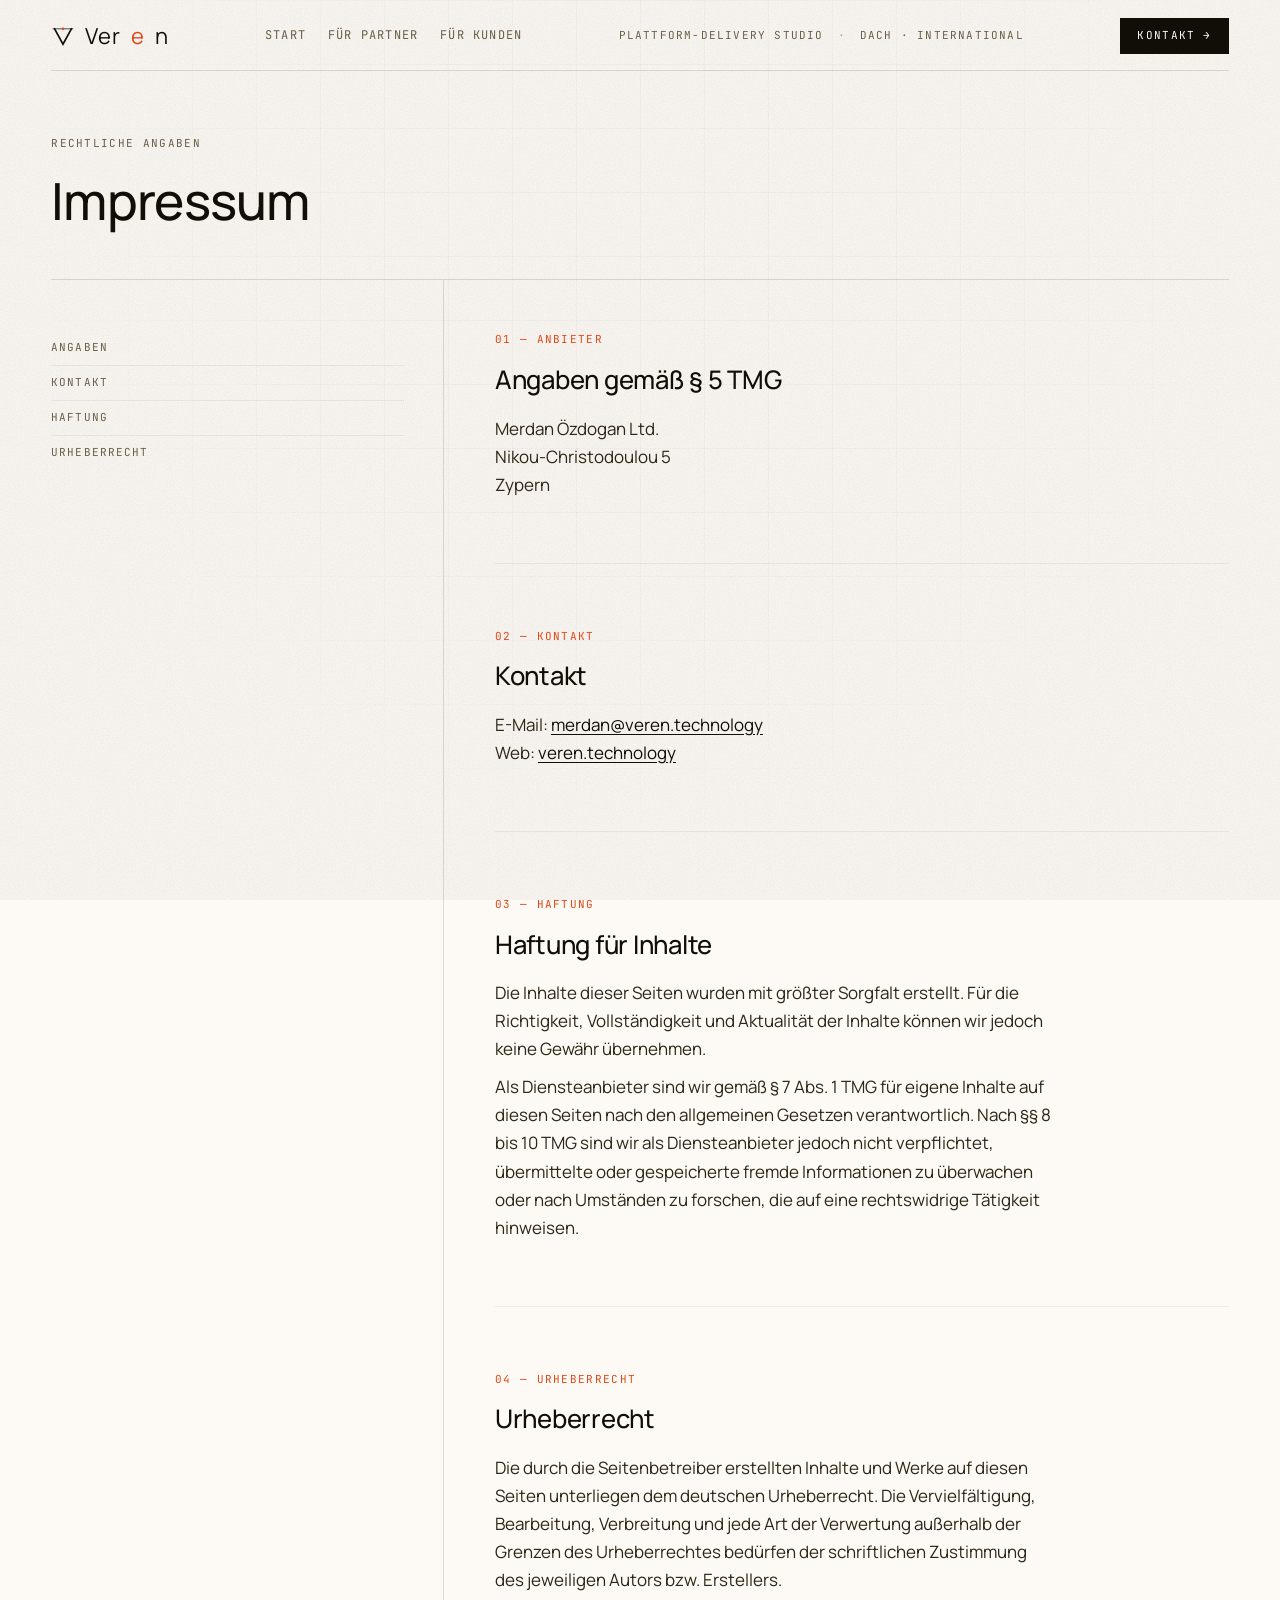
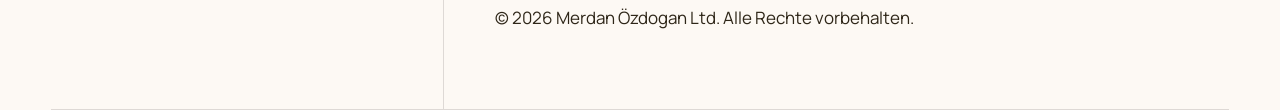
<file: impressum.html>
<!doctype html>
<html lang="de">
<head>
<meta charset="UTF-8" />
<meta name="viewport" content="width=device-width, initial-scale=1.0" />
<title>Impressum — Veren</title>
<link rel="preconnect" href="https://fonts.googleapis.com" />
<link rel="preconnect" href="https://fonts.gstatic.com" crossorigin />
<link href="https://fonts.googleapis.com/css2?family=Manrope:wght@300;400;500;600;700;800&family=JetBrains+Mono:wght@300;400;500&display=swap" rel="stylesheet" />
<link rel="icon" type="image/svg+xml" href="favicon.svg" />
<link rel="stylesheet" href="styles/veren.css" />
<style>
  .imprint-hero{
    padding: clamp(36px, 5vw, 72px) 0 clamp(32px, 4vw, 56px);
    border-bottom: 1px solid var(--rule);
  }
  .imprint-hero__label{
    font-family: var(--mono);
    font-size: 11px;
    letter-spacing: .12em;
    text-transform: uppercase;
    color: var(--ink-mute);
    margin-bottom: 20px;
  }
  .imprint-hero__title{
    font-family: var(--serif);
    font-weight: 500;
    font-size: clamp(32px, 4vw, 56px);
    line-height: 1.08;
    letter-spacing: -.014em;
    margin: 0;
    color: var(--ink);
  }

  .imprint-body{
    display: grid;
    grid-template-columns: 1fr 2fr;
    gap: 0;
    border-bottom: 1px solid var(--rule);
  }
  .imprint-body__nav{
    border-right: 1px solid var(--rule);
    padding: clamp(32px, 4vw, 56px) clamp(24px, 3vw, 40px) clamp(32px, 4vw, 56px) 0;
  }
  .imprint-body__nav a{
    display: block;
    font-family: var(--mono);
    font-size: 11px;
    letter-spacing: .10em;
    text-transform: uppercase;
    color: var(--ink-mute);
    text-decoration: none;
    padding: 8px 0;
    border-bottom: 1px solid var(--rule-soft);
    transition: color .2s ease;
  }
  .imprint-body__nav a:last-child{ border-bottom: 0; }
  .imprint-body__nav a:hover{ color: var(--rust); }

  .imprint-content{
    padding: clamp(32px, 4vw, 56px) 0 clamp(40px, 6vw, 88px) clamp(32px, 4vw, 56px);
  }

  .imprint-section{
    margin-bottom: clamp(40px, 5vw, 64px);
    padding-bottom: clamp(40px, 5vw, 64px);
    border-bottom: 1px solid var(--rule-soft);
  }
  .imprint-section:last-child{
    border-bottom: 0;
    margin-bottom: 0;
    padding-bottom: 0;
  }
  .imprint-section__label{
    font-family: var(--mono);
    font-size: 11px;
    letter-spacing: .12em;
    text-transform: uppercase;
    color: var(--rust);
    margin-bottom: 16px;
  }
  .imprint-section h2{
    font-family: var(--serif);
    font-weight: 500;
    font-size: clamp(20px, 2vw, 28px);
    line-height: 1.15;
    letter-spacing: -.010em;
    margin: 0 0 20px;
    color: var(--ink);
  }
  .imprint-section p,
  .imprint-section address{
    font-size: 17px;
    line-height: 1.65;
    color: var(--ink-soft);
    font-style: normal;
    margin: 0 0 10px;
    max-width: 56ch;
  }
  .imprint-section p:last-child,
  .imprint-section address:last-child{ margin-bottom: 0; }
  .imprint-section a{
    color: var(--ink);
    text-decoration: underline;
    text-underline-offset: 3px;
    transition: color .2s ease;
  }
  .imprint-section a:hover{ color: var(--rust); }

  @media (max-width: 768px){
    .imprint-body{ grid-template-columns: 1fr; }
    .imprint-body__nav{
      border-right: 0;
      border-bottom: 1px solid var(--rule);
      padding: clamp(24px, 3vw, 40px) 0;
      display: flex;
      flex-wrap: wrap;
      gap: 0 24px;
    }
    .imprint-body__nav a{ border-bottom: 0; }
    .imprint-content{ padding-left: 0; }
  }
</style>
</head>
<body>

<div class="progress" aria-hidden="true"><div class="progress__bar" id="bar"></div></div>

<div class="shell">

  <nav class="docnav">
    <a href="index.html" class="docnav__brand" aria-label="Veren">
      <svg class="mark" viewBox="0 0 200 200" aria-hidden="true">
        <path d="M30 40 L100 168 L170 40" fill="none" stroke="currentColor" stroke-width="14" stroke-linecap="square" stroke-linejoin="miter"/>
        <line x1="14" y1="40" x2="186" y2="40" stroke="currentColor" stroke-width="6"/>
        <circle class="pulse" cx="100" cy="40" r="11" fill="#e04818"/>
      </svg>
      Ver<em>e</em>n
    </a>
    <div class="docnav__links">
      <a href="index.html">Start</a>
      <a href="for-partners.html">Für Partner</a>
      <a href="for-clients.html">Für Kunden</a>
    </div>
    <div class="docnav__meta">
      <span>Plattform-Delivery Studio</span>
      <span class="dot">·</span>
      <span>DACH &middot; International</span>
    </div>
    <a href="mailto:merdan@veren.technology" class="docnav__cta">Kontakt <span aria-hidden="true">&rarr;</span></a>
  </nav>

  <div class="imprint-hero reveal">
    <div class="imprint-hero__label">Rechtliche Angaben</div>
    <h1 class="imprint-hero__title">Impressum</h1>
  </div>

  <div class="imprint-body">
    <aside class="imprint-body__nav reveal">
      <a href="#angaben">Angaben</a>
      <a href="#kontakt">Kontakt</a>
      <a href="#haftung">Haftung</a>
      <a href="#urheberrecht">Urheberrecht</a>
    </aside>

    <div class="imprint-content">

      <div class="imprint-section reveal" id="angaben">
        <div class="imprint-section__label">01 — Anbieter</div>
        <h2>Angaben gemäß § 5 TMG</h2>
        <address>
          Merdan Özdogan Ltd.<br>
          Nikou-Christodoulou 5<br>
          Zypern
        </address>
      </div>

      <div class="imprint-section reveal" id="kontakt">
        <div class="imprint-section__label">02 — Kontakt</div>
        <h2>Kontakt</h2>
        <p>
          E-Mail: <a href="mailto:merdan@veren.technology">merdan@veren.technology</a><br>
          Web: <a href="https://veren.technology">veren.technology</a>
        </p>
      </div>

      <div class="imprint-section reveal" id="haftung">
        <div class="imprint-section__label">03 — Haftung</div>
        <h2>Haftung für Inhalte</h2>
        <p>Die Inhalte dieser Seiten wurden mit größter Sorgfalt erstellt. Für die Richtigkeit, Vollständigkeit und Aktualität der Inhalte können wir jedoch keine Gewähr übernehmen.</p>
        <p>Als Diensteanbieter sind wir gemäß § 7 Abs. 1 TMG für eigene Inhalte auf diesen Seiten nach den allgemeinen Gesetzen verantwortlich. Nach §§ 8 bis 10 TMG sind wir als Diensteanbieter jedoch nicht verpflichtet, übermittelte oder gespeicherte fremde Informationen zu überwachen oder nach Umständen zu forschen, die auf eine rechtswidrige Tätigkeit hinweisen.</p>
      </div>

      <div class="imprint-section reveal" id="urheberrecht">
        <div class="imprint-section__label">04 — Urheberrecht</div>
        <h2>Urheberrecht</h2>
        <p>Die durch die Seitenbetreiber erstellten Inhalte und Werke auf diesen Seiten unterliegen dem deutschen Urheberrecht. Die Vervielfältigung, Bearbeitung, Verbreitung und jede Art der Verwertung außerhalb der Grenzen des Urheberrechtes bedürfen der schriftlichen Zustimmung des jeweiligen Autors bzw. Erstellers.</p>
        <p>&copy; <span id="year"></span> Merdan Özdogan Ltd. Alle Rechte vorbehalten.</p>
      </div>

    </div>
  </div>

</div>

<script>
  document.getElementById('year').textContent = new Date().getFullYear();
  const io = new IntersectionObserver((entries) => {
    for (const e of entries){
      if (e.isIntersecting){ e.target.classList.add('in'); io.unobserve(e.target); }
    }
  }, { threshold: 0.08 });
  document.querySelectorAll('.reveal').forEach(el => io.observe(el));
</script>
</body>
</html>
</file>
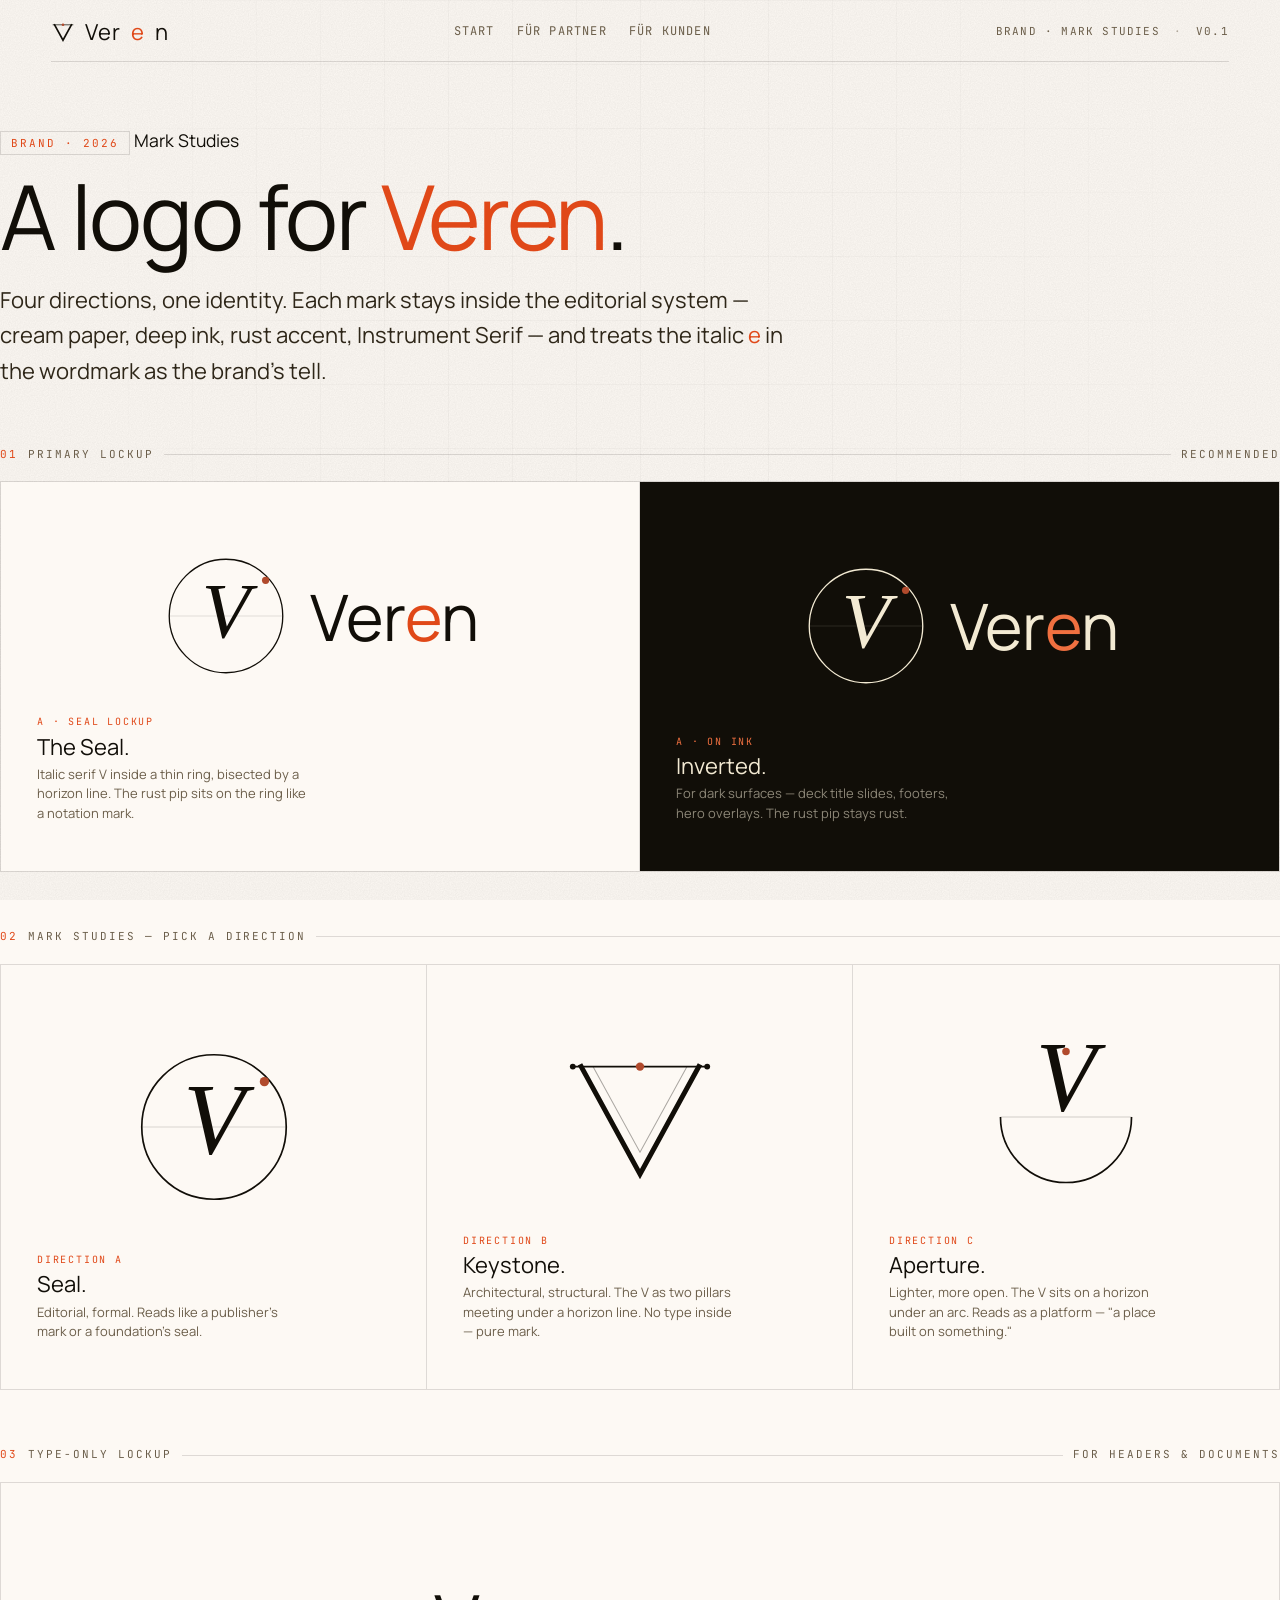
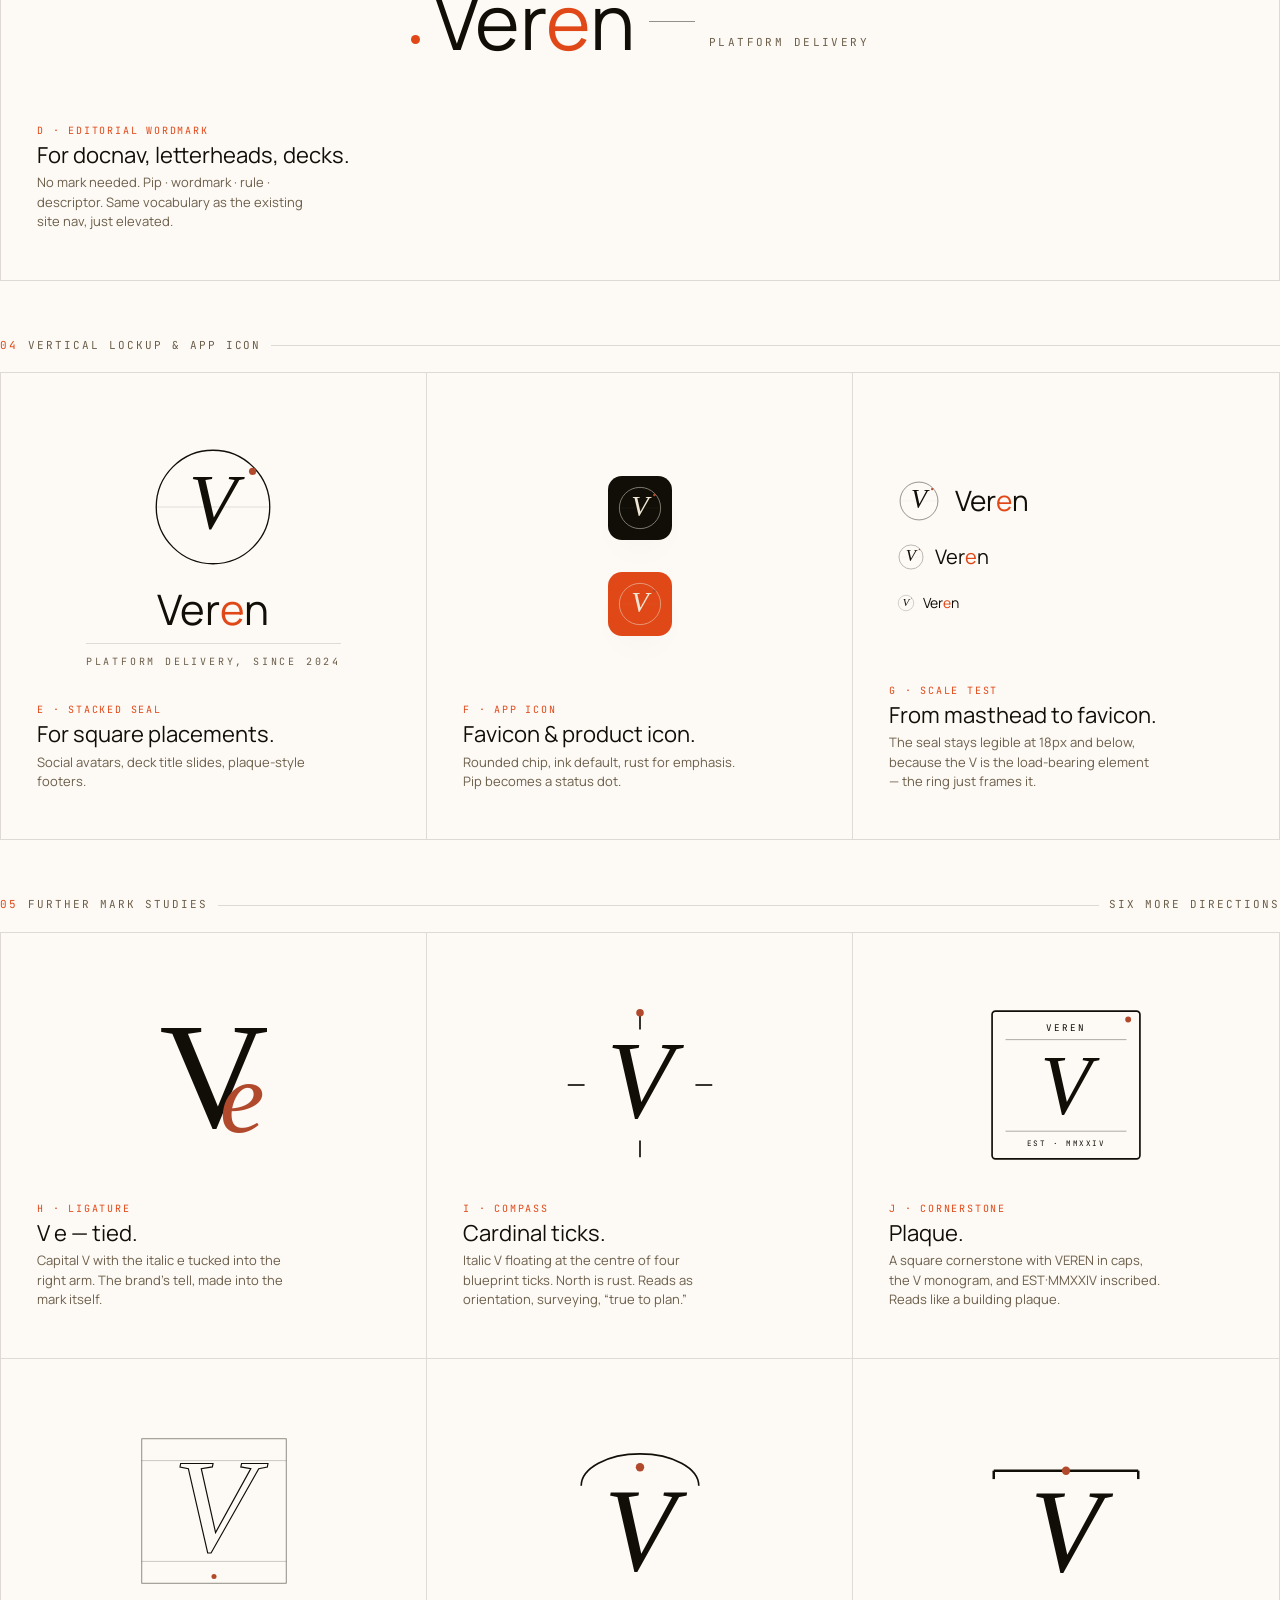
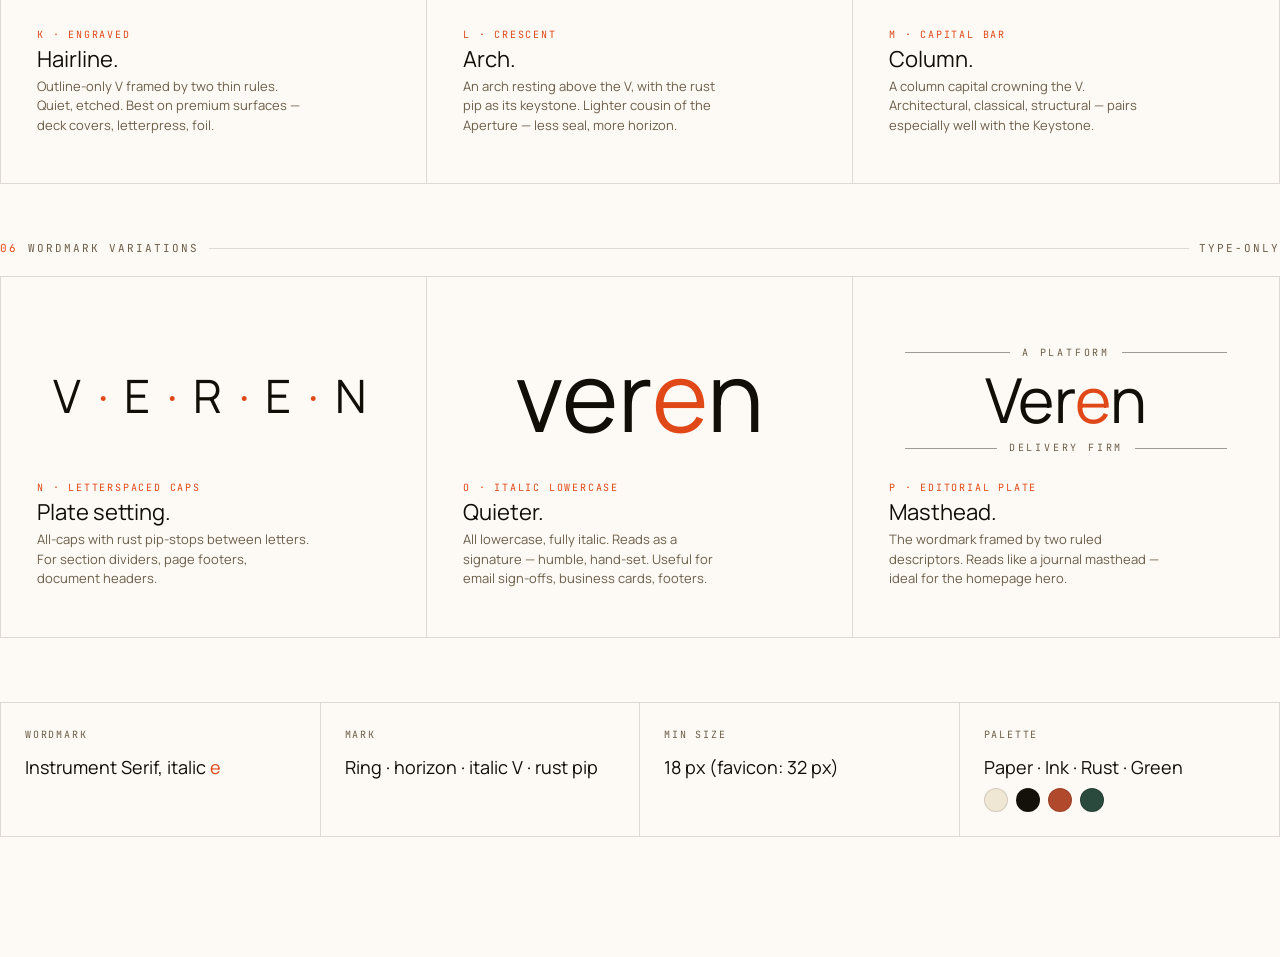
<file: logo.html>
<!doctype html>
<html lang="en">
<head>
<meta charset="UTF-8" />
<meta name="viewport" content="width=device-width, initial-scale=1.0" />
<title>Veren — Logo Lab</title>
<link rel="preconnect" href="https://fonts.googleapis.com" />
<link rel="preconnect" href="https://fonts.gstatic.com" crossorigin />
<link href="https://fonts.googleapis.com/css2?family=Manrope:wght@300;400;500;600;700;800&family=JetBrains+Mono:wght@300;400;500&display=swap" rel="stylesheet" />
<link rel="stylesheet" href="styles/veren.css" />
<style>
  .lab{ padding: clamp(40px, 5vw, 80px) 0 120px; }
  .lab__title{
    font-family:var(--serif);
    font-weight:400;
    font-size: clamp(48px, 7vw, 96px);
    line-height:.96;
    letter-spacing:-.025em;
    margin:0;
    max-width:18ch;
  }
  .lab__title em{  color:var(--rust); }
  .lab__lede{
    margin-top: 24px;
    font-family:var(--serif);
    
    font-size: clamp(18px, 1.8vw, 22px);
    color:var(--ink-soft);
    max-width:62ch;
  }

  .eyebrow{
    font-family:var(--mono);
    font-size:11px;
    letter-spacing:.18em;
    text-transform:uppercase;
    color:var(--ink-mute);
    margin: 56px 0 18px;
    display:flex; gap:10px; align-items:center;
  }
  .eyebrow .num{ color:var(--rust); }
  .eyebrow .rule{ flex:1; height:1px; background:var(--rule); }

  .grid{
    display:grid;
    grid-template-columns: repeat(2, 1fr);
    gap: 0;
    border:1px solid var(--rule);
  }
  .grid--3{ grid-template-columns: repeat(3, 1fr); }
  .card{
    padding: 44px 36px 32px;
    border-right:1px solid var(--rule);
    border-bottom:1px solid var(--rule);
    background: var(--paper);
    position:relative;
    min-height: 280px;
    display:flex;
    flex-direction:column;
    justify-content:space-between;
  }
  .card:nth-child(2n){ border-right:0; }
  .grid--3 .card:nth-child(2n){ border-right:1px solid var(--rule); }
  .grid--3 .card:nth-child(3n){ border-right:0; }
  .card:nth-last-child(-n+2){ border-bottom:0; }
  .grid--3 .card:nth-last-child(-n+3){ border-bottom:0; }

  .card__stage{
    flex:1;
    display:flex;
    align-items:center;
    justify-content:center;
    padding: 24px 0 32px;
  }
  .card__meta{
    display:flex;
    justify-content:space-between;
    align-items:flex-end;
    gap:20px;
  }
  .card__label{
    font-family:var(--mono);
    font-size:10px;
    letter-spacing:.18em;
    text-transform:uppercase;
    color:var(--rust);
  }
  .card__name{
    font-family:var(--serif);
    
    font-size: 22px;
    line-height:1.1;
    margin: 4px 0 6px;
    color:var(--ink);
  }
  .card__note{
    font-size:13px;
    color:var(--ink-mute);
    line-height:1.5;
    font-family:var(--sans);
    max-width:34ch;
  }

  /* dark stage variant */
  .card--dark{ background: var(--ink); }
  .card--dark .card__label{ color:var(--rust-light); }
  .card--dark .card__name{ color:#f3ead3; }
  .card--dark .card__note{ color:rgba(243,234,211,.55); }

  /* shared monogram styling */
  .mark{ display:inline-block; }
  .mark--xl{ width: 168px; height: 168px; }
  .mark--lg{ width: 132px; height: 132px; }
  .mark--md{ width: 88px;  height: 88px; }
  .mark--sm{ width: 44px;  height: 44px; }

  /* lockup */
  .lockup{
    display:inline-flex;
    align-items:center;
    gap: 18px;
  }
  .lockup__word{
    font-family:var(--serif);
    font-weight:400;
    font-size: 64px;
    line-height:.9;
    letter-spacing:.005em;
    color:var(--ink);
  }
  .lockup__word em{  color:var(--rust); }
  .lockup--dark .lockup__word{ color:#f3ead3; }
  .lockup--dark .lockup__word em{ color:var(--rust-light); }

  .lockup--stack{
    flex-direction:column;
    align-items:flex-start;
    gap:14px;
  }
  .lockup__tag{
    font-family:var(--mono);
    font-size:10px;
    letter-spacing:.28em;
    text-transform:uppercase;
    color:var(--ink-mute);
    border-top:1px solid var(--rule);
    padding-top:10px;
    width:100%;
  }
  .lockup--dark .lockup__tag{
    color:rgba(243,234,211,.45);
    border-color: rgba(243,234,211,.18);
  }

  /* small horizontal "type lockup" */
  .typelock{
    display:inline-flex; align-items:baseline; gap:14px;
    font-family:var(--serif);
  }
  .typelock__pip{
    width:9px; height:9px; border-radius:50%;
    background:var(--rust);
    transform: translateY(-6px);
    display:inline-block;
  }
  .typelock__word{
    font-size: 76px;
    line-height:1;
    color:var(--ink);
    letter-spacing:.005em;
  }
  .typelock__word em{  color:var(--rust); }
  .typelock__rule{
    align-self:center;
    width:46px; height:1px;
    background:var(--ink);
    opacity:.45;
  }
  .typelock__suffix{
    font-family:var(--mono);
    font-size:11px;
    letter-spacing:.22em;
    text-transform:uppercase;
    color:var(--ink-mute);
    transform: translateY(-4px);
  }

  /* favicon-style chip */
  .chip{
    width:64px; height:64px;
    border-radius:14px;
    background: var(--ink);
    display:inline-flex;
    align-items:center;
    justify-content:center;
    box-shadow: var(--shadow-soft);
  }

  /* spec table */
  .spec{
    margin-top: 64px;
    border:1px solid var(--rule);
    display:grid;
    grid-template-columns: repeat(4, 1fr);
  }
  .spec__cell{
    padding: 24px;
    border-right:1px solid var(--rule);
  }
  .spec__cell:last-child{ border-right:0; }
  .spec__k{
    font-family:var(--mono);
    font-size:10px;
    letter-spacing:.18em;
    text-transform:uppercase;
    color:var(--ink-mute);
    margin-bottom:10px;
  }
  .spec__v{
    font-family:var(--serif);
    font-size:18px;
    color:var(--ink);
  }
  .spec__swatches{
    display:flex; gap:8px; margin-top:6px;
  }
  .swatch{
    width:24px; height:24px; border-radius:50%;
    border:1px solid var(--rule);
  }

  @media (max-width: 760px){
    .grid, .grid--3{ grid-template-columns: 1fr; }
    .card{ border-right:0 !important; }
    .spec{ grid-template-columns: repeat(2, 1fr); }
    .spec__cell:nth-child(2n){ border-right:0; }
    .lockup__word{ font-size:44px; }
    .typelock__word{ font-size:54px; }
  }
</style>
</head>
<body>

<!-- Reused doc nav -->
<div class="shell">
  <nav class="docnav" aria-label="Documents">
    <a href="index.html" class="docnav__brand" aria-label="Veren">
      <svg class="mark" viewBox="0 0 200 200" aria-hidden="true">
        <path d="M30 40 L100 168 L170 40" fill="none" stroke="currentColor" stroke-width="14" stroke-linecap="square" stroke-linejoin="miter"/>
        <line x1="14" y1="40" x2="186" y2="40" stroke="currentColor" stroke-width="6"/>
        <circle class="pulse" cx="100" cy="40" r="11" fill="#b14a2c"/>
      </svg>
      Ver<em>e</em>n
    </a>
    <div class="docnav__links">
      <a href="index.html">Start</a>
      <a href="for-partners.html">Für Partner</a>
      <a href="for-clients.html">Für Kunden</a>
    </div>
    <div class="docnav__meta">
      <span>Brand · Mark Studies</span>
      <span class="dot">·</span>
      <span>v0.1</span>
    </div>
  </nav>
</div>

<!-- ============================================================ -->
<!-- DEFINITIONS — the actual marks live here as <symbol> -->
<!-- so they can be re-used at any size and on any background.   -->
<!-- ============================================================ -->
<svg width="0" height="0" style="position:absolute" aria-hidden="true">
  <defs>

    <!-- A. SEAL — italic V inside a thin ring with a horizon baseline & rust pip -->
    <symbol id="mark-seal" viewBox="0 0 200 200">
      <!-- ring -->
      <circle cx="100" cy="100" r="86" fill="none" stroke="currentColor" stroke-width="2"/>
      <!-- horizon line through the seal (architectural blueprint reference) -->
      <line x1="14" y1="100" x2="186" y2="100" stroke="currentColor" stroke-width="1" opacity=".18"/>
      <!-- italic V (Instrument Serif) -->
      <text x="100" y="132"
            text-anchor="middle"
            font-family="Instrument Serif, Georgia, serif"
            font-style="italic"
            font-weight="400"
            font-size="120"
            fill="currentColor">V</text>
      <!-- rust pip echoing the docnav -->
      <circle cx="160" cy="46" r="5.5" fill="#b14a2c"/>
    </symbol>

    <!-- B. KEYSTONE — pure architectural V with crossbar & terminal serifs -->
    <symbol id="mark-keystone" viewBox="0 0 200 200">
      <!-- two diagonal pillars meeting at a point (the V) -->
      <path d="M30 40 L100 168 L170 40"
            fill="none"
            stroke="currentColor"
            stroke-width="6"
            stroke-linecap="square"
            stroke-linejoin="miter"/>
      <!-- inner thin shadow line — gives weight without bulk -->
      <path d="M44 40 L100 142 L156 40"
            fill="none"
            stroke="currentColor"
            stroke-width="1.2"
            opacity=".35"/>
      <!-- horizon crossbar (architectural baseline) -->
      <line x1="20" y1="40" x2="180" y2="40" stroke="currentColor" stroke-width="2"/>
      <!-- terminal serif dots on the crossbar -->
      <circle cx="20" cy="40" r="3.5" fill="currentColor"/>
      <circle cx="180" cy="40" r="3.5" fill="currentColor"/>
      <!-- rust signature pip -->
      <circle cx="100" cy="40" r="5" fill="#b14a2c"/>
    </symbol>

    <!-- C. APERTURE — Instrument Serif italic V cradled by a quarter-arc -->
    <symbol id="mark-aperture" viewBox="0 0 200 200">
      <!-- the open arc (a "platform" curve, not a full circle) -->
      <path d="M22 100 A 78 78 0 0 0 178 100"
            fill="none"
            stroke="currentColor"
            stroke-width="2"/>
      <!-- delicate horizon -->
      <line x1="22" y1="100" x2="178" y2="100" stroke="currentColor" stroke-width="1" opacity=".22"/>
      <!-- italic serif V sitting on the horizon -->
      <text x="100" y="92"
            text-anchor="middle"
            font-family="Instrument Serif, Georgia, serif"
            font-style="italic"
            font-weight="400"
            font-size="118"
            fill="currentColor">V</text>
      <!-- rust pip floating above as a "north star" -->
      <circle cx="100" cy="22" r="4.5" fill="#b14a2c"/>
    </symbol>

    <!-- D. MONOGRAM CHIP — square favicon-grade -->
    <symbol id="mark-chip" viewBox="0 0 64 64">
      <rect x="0" y="0" width="64" height="64" rx="14" fill="currentColor"/>
      <text x="32" y="48"
            text-anchor="middle"
            font-family="Instrument Serif, Georgia, serif"
            font-style="italic"
            font-weight="400"
            font-size="48"
            fill="#efe7d4">V</text>
      <circle cx="50" cy="16" r="3.5" fill="#b14a2c"/>
    </symbol>

    <!-- E. LIGATURE — V with the italic e tied into the right arm -->
    <symbol id="mark-ligature" viewBox="0 0 200 200">
      <text x="100" y="150" text-anchor="middle"
            font-family="Instrument Serif, Georgia, serif"
            font-weight="400"
            font-size="180"
            fill="currentColor">V<tspan font-style="italic" fill="#b14a2c" dx="-58" dy="6" font-size="120">e</tspan></text>
    </symbol>

    <!-- F. COMPASS — italic V with cardinal ticks (architectural / blueprint) -->
    <symbol id="mark-compass" viewBox="0 0 200 200">
      <line x1="100" y1="14"  x2="100" y2="34"  stroke="currentColor" stroke-width="2"/>
      <line x1="100" y1="166" x2="100" y2="186" stroke="currentColor" stroke-width="2"/>
      <line x1="14"  y1="100" x2="34"  y2="100" stroke="currentColor" stroke-width="2"/>
      <line x1="166" y1="100" x2="186" y2="100" stroke="currentColor" stroke-width="2"/>
      <text x="100" y="138" text-anchor="middle"
            font-family="Instrument Serif, Georgia, serif"
            font-style="italic" font-weight="400"
            font-size="130" fill="currentColor">V</text>
      <circle cx="100" cy="14" r="4.5" fill="#b14a2c"/>
    </symbol>

    <!-- G. CORNERSTONE — square plaque with monogram, est. year, set caps -->
    <symbol id="mark-cornerstone" viewBox="0 0 200 200">
      <rect x="12" y="12" width="176" height="176" fill="none" stroke="currentColor" stroke-width="2" rx="4"/>
      <line x1="28" y1="46" x2="172" y2="46" stroke="currentColor" stroke-width="1" opacity=".4"/>
      <text x="100" y="36" text-anchor="middle"
            font-family="JetBrains Mono, ui-monospace, monospace"
            font-size="11" letter-spacing="2.2"
            fill="currentColor">VEREN</text>
      <text x="100" y="135" text-anchor="middle"
            font-family="Instrument Serif, Georgia, serif"
            font-style="italic" font-weight="400"
            font-size="100" fill="currentColor">V</text>
      <line x1="28" y1="155" x2="172" y2="155" stroke="currentColor" stroke-width="1" opacity=".4"/>
      <text x="100" y="173" text-anchor="middle"
            font-family="JetBrains Mono, ui-monospace, monospace"
            font-size="9" letter-spacing="1.8"
            fill="currentColor">EST · MMXXIV</text>
      <circle cx="174" cy="22" r="3.5" fill="#b14a2c"/>
    </symbol>

    <!-- H. ENGRAVED — outline-only italic V inside a thin frame -->
    <symbol id="mark-engraved" viewBox="0 0 200 200">
      <rect x="14" y="14" width="172" height="172" fill="none" stroke="currentColor" stroke-width="1" opacity=".55"/>
      <line x1="14" y1="40" x2="186" y2="40" stroke="currentColor" stroke-width="1" opacity=".25"/>
      <line x1="14" y1="160" x2="186" y2="160" stroke="currentColor" stroke-width="1" opacity=".25"/>
      <text x="100" y="148" text-anchor="middle"
            font-family="Instrument Serif, Georgia, serif"
            font-style="italic" font-weight="400"
            font-size="160" fill="none"
            stroke="currentColor" stroke-width="1.4">V</text>
      <circle cx="100" cy="178" r="3" fill="#b14a2c"/>
    </symbol>

    <!-- I. CRESCENT — italic V cradled by an arch / sun -->
    <symbol id="mark-crescent" viewBox="0 0 200 200">
      <path d="M30 70 A 70 38 0 0 1 170 70" fill="none" stroke="currentColor" stroke-width="2"/>
      <text x="100" y="170" text-anchor="middle"
            font-family="Instrument Serif, Georgia, serif"
            font-style="italic" font-weight="400"
            font-size="140" fill="currentColor">V</text>
      <circle cx="100" cy="48" r="5" fill="#b14a2c"/>
    </symbol>

    <!-- J. CAPITAL BAR — italic V crowned by a long horizontal bar (column capital) -->
    <symbol id="mark-bar" viewBox="0 0 200 200">
      <line x1="14" y1="52" x2="186" y2="52" stroke="currentColor" stroke-width="3"/>
      <line x1="14" y1="52" x2="14" y2="62" stroke="currentColor" stroke-width="3"/>
      <line x1="186" y1="52" x2="186" y2="62" stroke="currentColor" stroke-width="3"/>
      <text x="100" y="172" text-anchor="middle"
            font-family="Instrument Serif, Georgia, serif"
            font-style="italic" font-weight="400"
            font-size="140" fill="currentColor">V</text>
      <circle cx="100" cy="52" r="5" fill="#b14a2c"/>
    </symbol>

  </defs>
</svg>

<main class="shell lab">

  <p class="hero__eyebrow" style="margin-bottom:18px">
    <span class="pill" style="border:1px solid var(--rule); padding:4px 10px; color:var(--rust); font-family:var(--mono); font-size:11px; letter-spacing:.18em; text-transform:uppercase;">Brand · 2026</span>
    <span>Mark Studies</span>
  </p>

  <h1 class="lab__title">A logo for <em>Veren</em>.</h1>
  <p class="lab__lede">Four directions, one identity. Each mark stays inside the editorial system &mdash; cream paper, deep ink, rust accent, Instrument Serif &mdash; and treats the italic <em style="color:var(--rust)">e</em> in the wordmark as the brand's tell.</p>

  <!-- ============================================================ -->
  <!-- 01 — PRIMARY LOCKUP -->
  <!-- ============================================================ -->
  <p class="eyebrow"><span class="num">01</span><span>Primary lockup</span><span class="rule"></span><span>Recommended</span></p>

  <div class="grid">
    <div class="card">
      <div class="card__stage">
        <div class="lockup">
          <svg class="mark mark--lg" style="color:var(--ink)"><use href="#mark-seal"/></svg>
          <span class="lockup__word">Ver<em>e</em>n</span>
        </div>
      </div>
      <div class="card__meta">
        <div>
          <div class="card__label">A · Seal lockup</div>
          <div class="card__name">The Seal.</div>
          <p class="card__note">Italic serif V inside a thin ring, bisected by a horizon line. The rust pip sits on the ring like a notation mark.</p>
        </div>
      </div>
    </div>

    <div class="card card--dark">
      <div class="card__stage">
        <div class="lockup lockup--dark">
          <svg class="mark mark--lg" style="color:#f3ead3"><use href="#mark-seal"/></svg>
          <span class="lockup__word">Ver<em>e</em>n</span>
        </div>
      </div>
      <div class="card__meta">
        <div>
          <div class="card__label">A · On ink</div>
          <div class="card__name">Inverted.</div>
          <p class="card__note">For dark surfaces &mdash; deck title slides, footers, hero overlays. The rust pip stays rust.</p>
        </div>
      </div>
    </div>
  </div>

  <!-- ============================================================ -->
  <!-- 02 — MARK STUDIES -->
  <!-- ============================================================ -->
  <p class="eyebrow"><span class="num">02</span><span>Mark studies &mdash; pick a direction</span><span class="rule"></span></p>

  <div class="grid grid--3">
    <div class="card">
      <div class="card__stage">
        <svg class="mark mark--xl" style="color:var(--ink)"><use href="#mark-seal"/></svg>
      </div>
      <div class="card__meta">
        <div>
          <div class="card__label">Direction A</div>
          <div class="card__name">Seal.</div>
          <p class="card__note">Editorial, formal. Reads like a publisher's mark or a foundation's seal.</p>
        </div>
      </div>
    </div>

    <div class="card">
      <div class="card__stage">
        <svg class="mark mark--xl" style="color:var(--ink)"><use href="#mark-keystone"/></svg>
      </div>
      <div class="card__meta">
        <div>
          <div class="card__label">Direction B</div>
          <div class="card__name">Keystone.</div>
          <p class="card__note">Architectural, structural. The V as two pillars meeting under a horizon line. No type inside &mdash; pure mark.</p>
        </div>
      </div>
    </div>

    <div class="card">
      <div class="card__stage">
        <svg class="mark mark--xl" style="color:var(--ink)"><use href="#mark-aperture"/></svg>
      </div>
      <div class="card__meta">
        <div>
          <div class="card__label">Direction C</div>
          <div class="card__name">Aperture.</div>
          <p class="card__note">Lighter, more open. The V sits on a horizon under an arc. Reads as a platform &mdash; "a place built on something."</p>
        </div>
      </div>
    </div>
  </div>

  <!-- ============================================================ -->
  <!-- 03 — TYPE-ONLY LOCKUP -->
  <!-- ============================================================ -->
  <p class="eyebrow"><span class="num">03</span><span>Type-only lockup</span><span class="rule"></span><span>For headers &amp; documents</span></p>

  <div class="grid">
    <div class="card" style="grid-column: 1 / -1; border-right:0;">
      <div class="card__stage" style="padding: 56px 0 64px;">
        <div class="typelock">
          <span class="typelock__pip"></span>
          <span class="typelock__word">Ver<em>e</em>n</span>
          <span class="typelock__rule"></span>
          <span class="typelock__suffix">Platform Delivery</span>
        </div>
      </div>
      <div class="card__meta">
        <div>
          <div class="card__label">D · Editorial wordmark</div>
          <div class="card__name">For docnav, letterheads, decks.</div>
          <p class="card__note">No mark needed. Pip · wordmark · rule · descriptor. Same vocabulary as the existing site nav, just elevated.</p>
        </div>
      </div>
    </div>
  </div>

  <!-- ============================================================ -->
  <!-- 04 — STACKED + APP ICON -->
  <!-- ============================================================ -->
  <p class="eyebrow"><span class="num">04</span><span>Vertical lockup &amp; app icon</span><span class="rule"></span></p>

  <div class="grid grid--3">
    <div class="card">
      <div class="card__stage">
        <div class="lockup lockup--stack">
          <svg class="mark mark--lg" style="color:var(--ink); align-self:center; margin: 0 auto;"><use href="#mark-seal"/></svg>
          <span class="lockup__word" style="font-size:42px; align-self:center; margin: 4px auto 0;">Ver<em>e</em>n</span>
          <span class="lockup__tag" style="text-align:center;">Platform delivery, since 2024</span>
        </div>
      </div>
      <div class="card__meta">
        <div>
          <div class="card__label">E · Stacked seal</div>
          <div class="card__name">For square placements.</div>
          <p class="card__note">Social avatars, deck title slides, plaque-style footers.</p>
        </div>
      </div>
    </div>

    <div class="card">
      <div class="card__stage" style="gap:32px; flex-direction:column;">
        <span class="chip">
          <svg class="mark mark--md" style="width:48px;height:48px;color:#efe7d4"><use href="#mark-seal"/></svg>
        </span>
        <span class="chip" style="background:var(--rust);">
          <svg class="mark mark--md" style="width:48px;height:48px;color:#efe7d4"><use href="#mark-seal"/></svg>
        </span>
      </div>
      <div class="card__meta">
        <div>
          <div class="card__label">F · App icon</div>
          <div class="card__name">Favicon &amp; product icon.</div>
          <p class="card__note">Rounded chip, ink default, rust for emphasis. Pip becomes a status dot.</p>
        </div>
      </div>
    </div>

    <div class="card">
      <div class="card__stage" style="gap: 18px; flex-direction:column; align-items:flex-start; padding-left:8px;">
        <div style="display:flex; align-items:center; gap:14px;">
          <svg class="mark mark--sm" style="color:var(--ink)"><use href="#mark-seal"/></svg>
          <span style="font-family:var(--serif); font-size:28px;">Ver<em style="color:var(--rust); ">e</em>n</span>
        </div>
        <div style="display:flex; align-items:center; gap:10px;">
          <svg class="mark" style="width:28px; height:28px; color:var(--ink)"><use href="#mark-seal"/></svg>
          <span style="font-family:var(--serif); font-size:20px;">Ver<em style="color:var(--rust); ">e</em>n</span>
        </div>
        <div style="display:flex; align-items:center; gap:8px;">
          <svg class="mark" style="width:18px; height:18px; color:var(--ink)"><use href="#mark-seal"/></svg>
          <span style="font-family:var(--serif); font-size:14px;">Ver<em style="color:var(--rust); ">e</em>n</span>
        </div>
      </div>
      <div class="card__meta">
        <div>
          <div class="card__label">G · Scale test</div>
          <div class="card__name">From masthead to favicon.</div>
          <p class="card__note">The seal stays legible at 18px and below, because the V is the load-bearing element &mdash; the ring just frames it.</p>
        </div>
      </div>
    </div>
  </div>

  <!-- ============================================================ -->
  <!-- 05 — FURTHER MARK STUDIES -->
  <!-- ============================================================ -->
  <p class="eyebrow"><span class="num">05</span><span>Further mark studies</span><span class="rule"></span><span>Six more directions</span></p>

  <div class="grid grid--3">
    <div class="card">
      <div class="card__stage">
        <svg class="mark mark--xl" style="color:var(--ink)"><use href="#mark-ligature"/></svg>
      </div>
      <div class="card__meta">
        <div>
          <div class="card__label">H · Ligature</div>
          <div class="card__name">V&thinsp;e &mdash; tied.</div>
          <p class="card__note">Capital V with the italic e tucked into the right arm. The brand's tell, made into the mark itself.</p>
        </div>
      </div>
    </div>

    <div class="card">
      <div class="card__stage">
        <svg class="mark mark--xl" style="color:var(--ink)"><use href="#mark-compass"/></svg>
      </div>
      <div class="card__meta">
        <div>
          <div class="card__label">I · Compass</div>
          <div class="card__name">Cardinal ticks.</div>
          <p class="card__note">Italic V floating at the centre of four blueprint ticks. North is rust. Reads as orientation, surveying, &ldquo;true to plan.&rdquo;</p>
        </div>
      </div>
    </div>

    <div class="card">
      <div class="card__stage">
        <svg class="mark mark--xl" style="color:var(--ink)"><use href="#mark-cornerstone"/></svg>
      </div>
      <div class="card__meta">
        <div>
          <div class="card__label">J · Cornerstone</div>
          <div class="card__name">Plaque.</div>
          <p class="card__note">A square cornerstone with VEREN in caps, the V monogram, and EST&middot;MMXXIV inscribed. Reads like a building plaque.</p>
        </div>
      </div>
    </div>

    <div class="card">
      <div class="card__stage">
        <svg class="mark mark--xl" style="color:var(--ink)"><use href="#mark-engraved"/></svg>
      </div>
      <div class="card__meta">
        <div>
          <div class="card__label">K · Engraved</div>
          <div class="card__name">Hairline.</div>
          <p class="card__note">Outline-only V framed by two thin rules. Quiet, etched. Best on premium surfaces &mdash; deck covers, letterpress, foil.</p>
        </div>
      </div>
    </div>

    <div class="card">
      <div class="card__stage">
        <svg class="mark mark--xl" style="color:var(--ink)"><use href="#mark-crescent"/></svg>
      </div>
      <div class="card__meta">
        <div>
          <div class="card__label">L · Crescent</div>
          <div class="card__name">Arch.</div>
          <p class="card__note">An arch resting above the V, with the rust pip as its keystone. Lighter cousin of the Aperture &mdash; less seal, more horizon.</p>
        </div>
      </div>
    </div>

    <div class="card">
      <div class="card__stage">
        <svg class="mark mark--xl" style="color:var(--ink)"><use href="#mark-bar"/></svg>
      </div>
      <div class="card__meta">
        <div>
          <div class="card__label">M · Capital bar</div>
          <div class="card__name">Column.</div>
          <p class="card__note">A column capital crowning the V. Architectural, classical, structural &mdash; pairs especially well with the Keystone.</p>
        </div>
      </div>
    </div>
  </div>

  <!-- ============================================================ -->
  <!-- 06 — WORDMARK VARIATIONS -->
  <!-- ============================================================ -->
  <p class="eyebrow"><span class="num">06</span><span>Wordmark variations</span><span class="rule"></span><span>Type-only</span></p>

  <div class="grid grid--3">
    <div class="card">
      <div class="card__stage">
        <span style="font-family:var(--serif); font-size:46px; letter-spacing:.18em; line-height:1; color:var(--ink);">
          V<span style="color:var(--rust); margin:0 .18em;">·</span>E<span style="color:var(--rust); margin:0 .18em;">·</span>R<span style="color:var(--rust); margin:0 .18em;">·</span>E<span style="color:var(--rust); margin:0 .18em;">·</span>N
        </span>
      </div>
      <div class="card__meta">
        <div>
          <div class="card__label">N · Letterspaced caps</div>
          <div class="card__name">Plate setting.</div>
          <p class="card__note">All-caps with rust pip-stops between letters. For section dividers, page footers, document headers.</p>
        </div>
      </div>
    </div>

    <div class="card">
      <div class="card__stage">
        <span style="font-family:var(--serif);  font-size:96px; line-height:.9; color:var(--ink);">
          ver<span style="color:var(--rust);">e</span>n
        </span>
      </div>
      <div class="card__meta">
        <div>
          <div class="card__label">O · Italic lowercase</div>
          <div class="card__name">Quieter.</div>
          <p class="card__note">All lowercase, fully italic. Reads as a signature &mdash; humble, hand-set. Useful for email sign-offs, business cards, footers.</p>
        </div>
      </div>
    </div>

    <div class="card">
      <div class="card__stage" style="flex-direction:column; gap:10px; padding: 24px 16px;">
        <div style="display:flex; align-items:center; gap:12px; width:100%;">
          <span style="height:1px; flex:1; background:var(--ink); opacity:.4;"></span>
          <span style="font-family:var(--mono); font-size:10px; letter-spacing:.28em; text-transform:uppercase; color:var(--ink-mute);">A platform</span>
          <span style="height:1px; flex:1; background:var(--ink); opacity:.4;"></span>
        </div>
        <span style="font-family:var(--serif); font-size:62px; line-height:.95; color:var(--ink);">
          Ver<em style="color:var(--rust); ">e</em>n
        </span>
        <div style="display:flex; align-items:center; gap:12px; width:100%;">
          <span style="height:1px; flex:1; background:var(--ink); opacity:.4;"></span>
          <span style="font-family:var(--mono); font-size:10px; letter-spacing:.28em; text-transform:uppercase; color:var(--ink-mute);">delivery firm</span>
          <span style="height:1px; flex:1; background:var(--ink); opacity:.4;"></span>
        </div>
      </div>
      <div class="card__meta">
        <div>
          <div class="card__label">P · Editorial plate</div>
          <div class="card__name">Masthead.</div>
          <p class="card__note">The wordmark framed by two ruled descriptors. Reads like a journal masthead &mdash; ideal for the homepage hero.</p>
        </div>
      </div>
    </div>
  </div>

  <!-- ============================================================ -->
  <!-- SPEC -->
  <!-- ============================================================ -->
  <div class="spec">
    <div class="spec__cell">
      <div class="spec__k">Wordmark</div>
      <div class="spec__v">Instrument Serif, italic <em style="color:var(--rust)">e</em></div>
    </div>
    <div class="spec__cell">
      <div class="spec__k">Mark</div>
      <div class="spec__v">Ring · horizon · italic V · rust pip</div>
    </div>
    <div class="spec__cell">
      <div class="spec__k">Min size</div>
      <div class="spec__v">18&thinsp;px (favicon: 32&thinsp;px)</div>
    </div>
    <div class="spec__cell">
      <div class="spec__k">Palette</div>
      <div class="spec__v">Paper · Ink · Rust · Green</div>
      <div class="spec__swatches">
        <span class="swatch" style="background:#efe7d4"></span>
        <span class="swatch" style="background:#14110a"></span>
        <span class="swatch" style="background:#b14a2c"></span>
        <span class="swatch" style="background:#2a4a3d"></span>
      </div>
    </div>
  </div>

</main>

</body>
</html>
</file>
<file: styles/veren.css>
/* ============================================================
   VEREN — shared design system
   Bright editorial. Warm white bg, near-black ink, tangerine accent.
   Manrope + JetBrains Mono.
   ============================================================ */

:root{
  --paper:        #fdf9f4;
  --paper-2:      #f5f0e8;
  --paper-3:      #ede6d8;
  --paper-4:      #e4dbc8;
  --ink:          #110e08;
  --ink-soft:     #2e2618;
  --ink-mute:     #6b5e4a;
  --rule:         rgba(17,14,8,.13);
  --rule-soft:    rgba(17,14,8,.06);
  --green:        #1e5c42;
  --green-mid:    #2e7a5a;
  --rust:         #e04818;
  --rust-light:   #f07040;
  --gold:         #c48c18;

  --serif:  'Manrope', ui-sans-serif, sans-serif;
  --sans:   'Manrope', ui-sans-serif, sans-serif;
  --mono:   'JetBrains Mono', ui-monospace, 'SF Mono', Menlo, monospace;

  --measure: 64ch;
  --shadow-soft: 0 18px 40px -24px rgba(17,14,8,.18);
  --shadow-art:  0 30px 70px -30px rgba(17,14,8,.25);
}

*,*::before,*::after{ box-sizing:border-box; }
em{ font-style:normal; }
a{ color:inherit; }
html{ scroll-behavior:smooth; }
body{
  margin:0;
  background:var(--paper);
  color:var(--ink);
  font-family:var(--sans);
  font-size:17.5px;
  line-height:1.62;
  font-weight:400;
  -webkit-font-smoothing:antialiased;
  text-rendering:optimizeLegibility;
  overflow-x:hidden;
}

/* ---------- Paper texture + blueprint grid ---------- */
body::before{
  content:"";
  position:fixed; inset:0;
  pointer-events:none;
  z-index:1;
  background-image:
    linear-gradient(to right, rgba(17,14,8,.04) 1px, transparent 1px),
    linear-gradient(to bottom, rgba(17,14,8,.04) 1px, transparent 1px);
  background-size: 64px 64px;
  mask-image: radial-gradient(ellipse at 50% 30%, black 30%, transparent 75%);
  -webkit-mask-image: radial-gradient(ellipse at 50% 30%, black 30%, transparent 75%);
  opacity:.65;
}
body::after{
  content:"";
  position:fixed; inset:0;
  pointer-events:none;
  z-index:2;
  background-image: url("data:image/svg+xml;utf8,<svg xmlns='http://www.w3.org/2000/svg' width='200' height='200'><filter id='n'><feTurbulence type='fractalNoise' baseFrequency='0.85' numOctaves='2' stitchTiles='stitch'/><feColorMatrix values='0 0 0 0 0  0 0 0 0 0  0 0 0 0 0  0 0 0 .14 0'/></filter><rect width='100%25' height='100%25' filter='url(%23n)'/></svg>");
  opacity:.45;
  mix-blend-mode:multiply;
}

/* ---------- Reading progress ---------- */
.progress{
  position:fixed; top:0; left:0; right:0;
  height:2px;
  background:transparent;
  z-index:50;
}
.progress__bar{
  height:100%;
  background:var(--rust);
  width:0%;
  transition: width .15s linear;
}

/* ---------- Layout shell ---------- */
.shell{
  position:relative;
  z-index:3;
  max-width:1440px;
  margin:0 auto;
  padding:0 clamp(20px, 4vw, 64px);
}

/* ---------- Top doc nav (cross-document) ---------- */
.docnav{
  position:relative;
  z-index:5;
  display:flex;
  align-items:center;
  justify-content:space-between;
  gap:24px;
  padding:18px 0 16px;
  border-bottom:1px solid var(--rule);
  font-family:var(--mono);
  font-size:12px;
  letter-spacing:.10em;
  text-transform:uppercase;
  color:var(--ink-soft);
}
.docnav__brand{
  font-family:var(--serif);
  font-size:22px;
  letter-spacing:.04em;
  text-transform:none;
  line-height:1;
  color:var(--ink);
  text-decoration:none;
  display:inline-flex;
  align-items:center;
  gap:10px;
}
.docnav__brand em{  color:var(--rust); }
.docnav__brand .mark{
  width: 24px; height: 24px;
  display:inline-block;
  flex-shrink:0;
  color: var(--ink);
}
.docnav__brand .mark .pulse{
  animation: pulse 2.8s ease-in-out infinite;
  transform-origin: center;
}
.docnav__links{
  display:flex; gap:22px; align-items:center; flex-wrap:wrap;
}
.docnav__links a{
  color:var(--ink-mute);
  text-decoration:none;
  position:relative;
  padding:4px 0;
  transition: color .2s ease;
}
.docnav__links a:hover{ color:var(--ink); }
.docnav__links a.is-current{
  color:var(--ink);
}
.docnav__links a.is-current::after{
  content:"";
  position:absolute; left:0; right:0; bottom:-6px;
  height:1.5px;
  background:var(--rust);
}
.docnav__meta{
  font-size:11px;
  color:var(--ink-mute);
  display:flex; gap:14px; align-items:center;
}
.docnav__meta .dot{ opacity:.5; }
@keyframes pulse{ 0%,100%{ opacity:.55; } 50%{ opacity:1; } }

/* ---------- Cover ---------- */
.cover{
  position:relative;
  padding: clamp(48px, 9vw, 130px) 0 clamp(48px, 8vw, 120px);
  border-bottom:1px solid var(--rule);
}
.cover__meta{
  display:grid;
  grid-template-columns: repeat(4, 1fr);
  gap:24px;
  font-family:var(--mono);
  font-size:11px;
  letter-spacing:.16em;
  text-transform:uppercase;
  color:var(--ink-mute);
  margin-bottom: clamp(40px, 6vw, 88px);
}
.cover__meta .label{ display:block; color:var(--ink-mute); margin-bottom:6px; opacity:.7; }
.cover__meta .value{ color:var(--ink); font-weight:500; }

.cover__title{
  font-family:var(--serif);
  font-weight:600;
  font-size: clamp(86px, 18vw, 280px);
  line-height:.82;
  letter-spacing:-.025em;
  margin:0;
  color:var(--ink);
  position:relative;
}
.cover__title em{
  
  color:var(--rust);
  display:inline-block;
  transform: translateY(.04em);
}
.cover__sub{
  margin-top: clamp(32px, 4vw, 56px);
  display:grid;
  grid-template-columns: 1.2fr 1fr;
  gap:64px;
  align-items:end;
}
.cover__sub h2{
  font-family:var(--serif);
  font-weight:600;
  font-size: clamp(28px, 3vw, 44px);
  line-height:1.18;
  margin:0;
  color:var(--ink-soft);
  max-width:24ch;
}
.cover__sub p{
  margin:0;
  color:var(--ink-mute);
  max-width:42ch;
}

.cover__contents{
  margin-top: clamp(56px, 7vw, 104px);
  border-top:1px solid var(--rule);
  padding-top:28px;
  display:grid;
  grid-template-columns: 100px 1fr;
  gap:32px;
}
.cover__contents h3{
  font-family:var(--mono);
  font-size:11px;
  text-transform:uppercase;
  letter-spacing:.18em;
  margin:0;
  color:var(--ink-mute);
  font-weight:500;
}
.cover__contents ol{
  columns: 2;
  column-gap:64px;
  list-style:none;
  counter-reset: toc;
  padding:0; margin:0;
}
.cover__contents li{
  counter-increment: toc;
  padding:8px 0;
  border-bottom:1px solid var(--rule-soft);
  break-inside:avoid;
  display:flex;
  align-items:baseline;
  gap:14px;
}
.cover__contents li::before{
  content: counter(toc, decimal-leading-zero);
  font-family:var(--mono);
  font-size:11px;
  color:var(--ink-mute);
  letter-spacing:.1em;
  min-width:28px;
}
.cover__contents a{
  color:var(--ink);
  text-decoration:none;
  font-family:var(--serif);
  font-size:19px;
  transition: color .2s ease;
}
.cover__contents a:hover{ color:var(--rust);  }

/* ---------- Section base ---------- */
section.chap{
  position:relative;
  padding: clamp(64px, 9vw, 140px) 0;
  border-bottom:1px solid var(--rule);
  scroll-margin-top: 24px;
}
.chap__head{
  display:grid;
  grid-template-columns: 100px 1fr;
  gap:32px;
  margin-bottom: clamp(40px, 5vw, 72px);
  align-items:start;
}
.chap__num{
  font-family:var(--mono);
  font-size:12px;
  letter-spacing:.10em;
  text-transform:uppercase;
  color:var(--ink-mute);
  padding-top:14px;
}
.chap__num span{ display:block; color:var(--rust); }
.chap__title{
  font-family:var(--serif);
  font-weight:500;
  font-size: clamp(36px, 5vw, 72px);
  line-height:1;
  letter-spacing:-.018em;
  margin:0;
  max-width:22ch;
}
.chap__title em{  color:var(--rust); }
.chap__lede{
  grid-column: 2;
  margin-top: 24px;
  font-family:var(--serif);
  
  font-size: clamp(20px, 2vw, 26px);
  line-height:1.35;
  color:var(--ink-soft);
  max-width:50ch;
}

.chap__body{
  display:grid;
  grid-template-columns: 100px 1fr;
  gap:32px;
}
.chap__body > .col{
  grid-column: 2;
  max-width: var(--measure);
}
.chap__body > .wide{
  grid-column: 2;
  max-width: 100%;
}

p{ margin:0 0 1.2em; }
p strong{ color:var(--ink); font-weight:600; }
.col p:last-child{ margin-bottom:0; }
em{ font-family:var(--serif);  }

/* ---------- Marginalia label ---------- */
.margin-label{
  grid-column:1;
  font-family:var(--mono);
  font-size:12px;
  text-transform:uppercase;
  letter-spacing:.10em;
  color:var(--ink-mute);
  padding-top:6px;
}
.margin-label .swatch{
  display:inline-block; width:8px; height:8px;
  background:var(--rust); margin-right:6px; transform: translateY(1px);
}

/* ============================================================
   IMAGERY — duotone treatment + framed plates
   ============================================================ */
.figure{
  position:relative;
  margin: 36px 0 8px;
}
.figure--full{
  margin-left: calc(-1 * clamp(20px, 4vw, 64px));
  margin-right: calc(-1 * clamp(20px, 4vw, 64px));
}
.figure__plate{
  position:relative;
  overflow:hidden;
  background: linear-gradient(135deg, var(--paper-3) 0%, var(--paper-4) 100%);
  border:1px solid var(--rule);
}
.figure__plate--art{
  box-shadow: var(--shadow-art);
}
.figure__plate img{
  display:block;
  width:100%;
  height:100%;
  object-fit:cover;
  /* Duotone-ish warm treatment so any photo lands in the cream/ink palette */
  filter:
    grayscale(.4)
    sepia(.35)
    contrast(1.02)
    brightness(.95)
    saturate(.85);
  mix-blend-mode: multiply;
  transition: transform 1.2s cubic-bezier(.2,.7,.2,1);
}
.figure__plate--16x9{ aspect-ratio: 16 / 9; }
.figure__plate--3x2{  aspect-ratio: 3 / 2; }
.figure__plate--4x3{  aspect-ratio: 4 / 3; }
.figure__plate--square{ aspect-ratio: 1 / 1; }
.figure__plate--portrait{ aspect-ratio: 4 / 5; }
.figure__plate--banner{ aspect-ratio: 21 / 9; }

.figure__plate::after{
  content:"";
  position:absolute; inset:0;
  background:
    radial-gradient(ellipse at 30% 20%, rgba(239,231,212,.35), transparent 60%),
    linear-gradient(180deg, rgba(20,17,10,.05) 0%, rgba(20,17,10,.0) 30%, rgba(20,17,10,.18) 100%);
  pointer-events:none;
}
.figure__plate:hover img{ transform: scale(1.02); }

.figure__caption{
  margin-top:14px;
  font-family:var(--mono);
  font-size:10px;
  letter-spacing:.18em;
  text-transform:uppercase;
  color:var(--ink-mute);
  display:flex; align-items:baseline; gap:14px;
}
.figure__caption .num{ color:var(--rust); }
.figure__caption .body{ color:var(--ink-soft); }

/* Side-by-side text + plate */
.platepair{
  display:grid;
  grid-template-columns: 1fr 1fr;
  gap: 48px;
  align-items:center;
  margin: 24px 0 8px;
}
.platepair--reverse{ direction:rtl; }
.platepair--reverse > *{ direction:ltr; }
.platepair .platepair__text{ max-width: 48ch; }
.platepair .platepair__text h3{
  font-family:var(--serif);
  font-weight:600;
  font-size: clamp(28px, 2.6vw, 38px);
  line-height:1.05;
  margin:0 0 16px;
}

/* ---------- Hero stats ---------- */
.stats{
  display:grid;
  grid-template-columns: repeat(3, 1fr);
  gap: 1px;
  background: var(--rule);
  border-top:1px solid var(--rule);
  border-bottom:1px solid var(--rule);
  margin: 28px 0 56px;
}
.stat{
  background: var(--paper);
  padding: 36px 28px 32px;
  position:relative;
}
.stat__label{
  font-family:var(--mono);
  font-size:12px;
  letter-spacing:.10em;
  text-transform:uppercase;
  color:var(--ink-mute);
  margin-bottom:14px;
}
.stat__num{
  font-family:var(--serif);
  font-size: clamp(36px, 4vw, 60px);
  line-height:1;
  letter-spacing:-.018em;
  color:var(--ink);
}
.stat__num em{ color:var(--rust);  }
.stat__num .unit{
  font-size: 0.32em;
  
  color:var(--ink-mute);
  letter-spacing:.02em;
  margin-left:.2em;
  vertical-align: 0.55em;
}
.stat__caption{
  margin-top:18px;
  font-size:16px;
  line-height:1.6;
  color:var(--ink-soft);
  max-width:32ch;
}

/* ---------- Three column triptych ---------- */
.triptych{
  display:grid;
  grid-template-columns: repeat(3, 1fr);
  gap: 0;
  border-top:1px solid var(--rule);
}
.triptych > .panel{
  border-bottom:1px solid var(--rule);
  border-right:1px solid var(--rule);
  padding: 32px 32px 40px;
}
.triptych > .panel:last-child{ border-right:0; }
.triptych h4{
  font-family:var(--mono);
  font-size:12px;
  text-transform:uppercase;
  letter-spacing:.10em;
  color:var(--rust);
  margin:0 0 18px;
  font-weight:500;
}
.triptych h3{
  font-family:var(--serif);
  font-weight:600;
  font-size: clamp(28px, 2.6vw, 40px);
  line-height:1.05;
  margin:0 0 18px;
}
.triptych p{ font-size:16.5px; line-height:1.65; color:var(--ink-soft); }

/* ---------- Positioning frames ---------- */
.frames{
  display:grid;
  grid-template-columns: 220px 1fr;
  gap:24px;
  border-top:1px solid var(--rule);
}
.frame{ display:contents; }
.frame__label{
  border-bottom:1px solid var(--rule);
  padding:24px 0 24px;
  font-family:var(--mono);
  font-size:10px;
  letter-spacing:.18em;
  text-transform:uppercase;
  color:var(--ink-mute);
  align-self:start;
}
.frame__label .num{ color:var(--rust); margin-right:8px; }
.frame__body{
  border-bottom:1px solid var(--rule);
  padding:24px 0 28px;
  font-family:var(--serif);
  font-size: clamp(22px, 2vw, 28px);
  
  line-height:1.32;
  color:var(--ink-soft);
  max-width: 56ch;
}
.frame__body strong{
  font-family:var(--sans);
  font-style:normal;
  font-weight:600;
  font-size:.78em;
  color:var(--ink);
  display:inline-block;
  margin-right:6px;
}

/* ---------- Two clocks ---------- */
.clocks{
  margin: 32px 0 16px;
  display:grid;
  grid-template-columns: 1fr 1fr;
  gap: 32px;
  border:1px solid var(--rule);
  background:
    linear-gradient(180deg, rgba(20,17,10,.02) 0%, rgba(20,17,10,0) 100%),
    var(--paper);
  padding: 36px 32px;
}
.clock{ position:relative; }
.clock h5{
  font-family:var(--mono);
  font-size:12px;
  letter-spacing:.10em;
  text-transform:uppercase;
  color:var(--ink-mute);
  margin:0 0 6px;
  font-weight:500;
}
.clock h6{
  font-family:var(--serif);
  
  font-size: clamp(28px, 2.6vw, 40px);
  line-height:1;
  margin:0 0 18px;
  color:var(--ink);
}
.clock h6 .accent{ color:var(--rust); }
.clock p{ font-size:16px; line-height:1.6; color:var(--ink-soft); max-width:40ch; }
.clock .gauge{
  margin: 12px 0 18px;
  height:6px;
  background: var(--paper-3);
  position:relative;
  overflow:hidden;
}
.clock .gauge .bar{
  position:absolute; top:0; bottom:0; left:0;
  background: var(--ink);
  width:100%;
}
.clock--prod .gauge .bar{
  background: repeating-linear-gradient(90deg, var(--rust), var(--rust) 6px, transparent 6px, transparent 12px);
  width:60%;
  animation: extend 1.6s ease-out .4s both;
}
.clock--found .gauge .bar{
  width: 70%;
  animation: extend 1.4s ease-out .2s both;
}
@keyframes extend { from{ width:0; } }
.clock .ticks{
  display:flex;
  justify-content:space-between;
  font-family:var(--mono);
  font-size:12px;
  color:var(--ink-mute);
  letter-spacing:.10em;
}

/* ---------- Subsection ---------- */
.sub{
  border-top:1px solid var(--rule);
  margin-top: 56px;
  padding-top: 48px;
  display:grid;
  grid-template-columns: 100px 1fr;
  gap:32px;
}
.sub__num{
  font-family:var(--mono);
  font-size:12px;
  letter-spacing:.10em;
  text-transform:uppercase;
  color:var(--ink-mute);
  padding-top:6px;
}
.sub__num em{ color:var(--rust); font-style:normal; }
.sub__title{
  font-family:var(--serif);
  font-weight:500;
  font-size: clamp(30px, 3.2vw, 48px);
  line-height:1.1;
  margin:0 0 24px;
  max-width:24ch;
}
.sub__body{ max-width: var(--measure); }
.sub__body--wide{ max-width: 88ch; }

/* ---------- Quality gates ---------- */
.gates{
  display:grid;
  grid-template-columns: repeat(3, 1fr);
  gap:0;
  margin-top:24px;
  border:1px solid var(--rule);
}
.gate{
  padding:28px 28px 32px;
  border-right:1px solid var(--rule);
  position:relative;
}
.gate:last-child{ border-right:0; }
.gate__num{
  font-family:var(--mono);
  font-size:12px;
  letter-spacing:.10em;
  text-transform:uppercase;
  color:var(--ink-mute);
  margin-bottom:8px;
}
.gate__num em{ font-style:normal; color:var(--rust); }
.gate__title{
  font-family:var(--serif);
  
  font-size: 26px;
  line-height:1.1;
  margin:0 0 12px;
}
.gate__when{
  font-family:var(--mono);
  font-size:12px;
  letter-spacing:.10em;
  text-transform:uppercase;
  color:var(--rust);
  margin-bottom:12px;
}
.gate p{ font-size:16px; line-height:1.6; margin:0; color:var(--ink-soft); }

/* ---------- Engagement timeline ---------- */
.timeline{
  margin: 16px 0 28px;
  border:1px solid var(--rule);
  background:
    repeating-linear-gradient(0deg, transparent 0, transparent 39px, var(--rule-soft) 40px),
    var(--paper);
  padding: 36px 28px 28px;
  overflow-x: auto;
}
.timeline__rail{
  position:relative;
  display:grid;
  grid-template-columns: repeat(11, 1fr);
  gap:0;
  min-width: 920px;
  padding-bottom: 8px;
}
.timeline__rail::before{
  content:"";
  position:absolute;
  top:54px; left:0; right:0;
  height:1px;
  background: var(--ink);
  opacity:.35;
}
.week{
  position:relative;
  text-align:left;
  border-right:1px dashed var(--rule);
  padding: 0 14px;
}
.week:last-child{ border-right:0; }
.week__no{
  font-family:var(--mono);
  font-size:12px;
  letter-spacing:.10em;
  text-transform:uppercase;
  color:var(--ink-mute);
  margin-bottom:8px;
}
.week__title{
  font-family:var(--serif);
  
  font-size: 18px;
  line-height:1.18;
  color:var(--ink);
  height: 50px;
}
.week__dot{
  width:10px; height:10px;
  background: var(--paper);
  border:1.5px solid var(--ink);
  border-radius:50%;
  margin: 8px 0 12px;
}
.week--gate .week__dot{
  background: var(--rust);
  border-color: var(--rust);
  box-shadow: 0 0 0 4px rgba(177,74,44,.18);
}
.week__body{
  font-size:15px;
  color:var(--ink-soft);
  line-height:1.6;
  min-height:120px;
}
.week__body strong{
  display:block;
  font-family:var(--mono);
  font-size:11px;
  letter-spacing:.10em;
  text-transform:uppercase;
  color:var(--rust);
  margin-bottom:4px;
  font-weight:500;
}

/* ---------- Three tiers ---------- */
.tiers{
  margin-top: 24px;
  display:grid;
  grid-template-columns: repeat(3, 1fr);
  gap: 0;
  border:1px solid var(--rule);
}
.tier{
  padding: 32px 28px 36px;
  border-right:1px solid var(--rule);
  position:relative;
  transition: background .3s ease;
}
.tier:last-child{ border-right:0; }
.tier:hover{ background: rgba(177,74,44,.04); }
.tier__no{
  font-family:var(--mono);
  font-size:12px;
  letter-spacing:.10em;
  text-transform:uppercase;
  color:var(--ink-mute);
  margin-bottom:16px;
}
.tier__no em{ font-style:normal; color:var(--rust); }
.tier__name{
  font-family:var(--serif);
  
  font-size: clamp(36px, 4vw, 60px);
  line-height:.96;
  margin:0 0 6px;
  color:var(--ink);
}
.tier__price{
  font-family:var(--mono);
  font-size:13px;
  letter-spacing:.06em;
  color:var(--rust);
  margin-bottom:24px;
}
.tier__price .sep{ color:var(--ink-mute); margin:0 8px; }
.tier__row{
  border-top:1px solid var(--rule-soft);
  padding:12px 0 12px;
  font-size:15.5px;
  line-height:1.55;
  display:grid;
  grid-template-columns: 90px 1fr;
  gap:12px;
}
.tier__row .k{
  font-family:var(--mono);
  font-size:12px;
  letter-spacing:.10em;
  text-transform:uppercase;
  color:var(--ink-mute);
  padding-top:2px;
}
.tier__row .v{ color:var(--ink-soft); }
.tier__why{
  margin-top:18px;
  padding:18px;
  border:1px dashed var(--rule);
  font-family:var(--serif);
  
  font-size:15px;
  line-height:1.4;
  color:var(--ink-soft);
}

/* ---------- Math tables ---------- */
.math{
  margin-top: 24px;
  display:grid;
  grid-template-columns: 1fr 1fr;
  gap: 24px;
}
.math__card{
  border:1px solid var(--rule);
  padding: 28px 28px 32px;
  background: var(--paper);
}
.math__card h4{
  font-family:var(--mono);
  font-size:12px;
  letter-spacing:.10em;
  text-transform:uppercase;
  color:var(--rust);
  margin:0 0 6px;
  font-weight:500;
}
.math__card h3{
  font-family:var(--serif);
  font-weight:600;
  font-size: 30px;
  margin:0 0 24px;
  line-height:1;
}
.math__row{
  display:grid;
  grid-template-columns: 1fr auto;
  gap:12px;
  padding: 10px 0;
  border-top:1px solid var(--rule-soft);
  font-size:16px;
  align-items:baseline;
}
.math__row:first-of-type{ border-top:0; }
.math__row .label{ color:var(--ink-soft); }
.math__row .value{
  font-family:var(--mono);
  font-size:13px;
  letter-spacing:.02em;
  color:var(--ink);
}
.math__row.total{
  border-top:1px solid var(--ink);
  padding-top:14px;
  margin-top:6px;
}
.math__row.total .label{ color:var(--ink); font-weight:600; }
.math__row.total .value{
  color:var(--rust);
  font-weight:500;
  font-size:14px;
}
.math__note{
  margin-top:20px;
  font-family:var(--serif);
  
  font-size:15px;
  line-height:1.5;
  color:var(--ink-soft);
  border-top:1px dashed var(--rule);
  padding-top:14px;
}

/* ---------- Pull quote ---------- */
.pull{
  margin: 36px 0;
  padding: 32px 36px 32px 56px;
  border-left: 2px solid var(--rust);
  font-family:var(--serif);
  
  font-size: clamp(22px, 2.4vw, 32px);
  line-height:1.32;
  color:var(--ink);
  max-width: 60ch;
  position:relative;
}
.pull::before{
  content:"\201C";
  position:absolute;
  left:8px; top:-14px;
  font-family:var(--serif);
  font-size: 92px;
  line-height:1;
  color:var(--rust);
  opacity:.55;
}
.pull cite{
  display:block;
  margin-top:14px;
  font-family:var(--mono);
  font-style:normal;
  font-size:12px;
  letter-spacing:.10em;
  text-transform:uppercase;
  color:var(--ink-mute);
}

/* ---------- Founders ---------- */
.founders{
  display:grid;
  grid-template-columns: 1fr 1fr;
  gap: 0;
  border-top:1px solid var(--rule);
}
.founder{
  padding: 36px 36px 40px;
  border-right:1px solid var(--rule);
  border-bottom:1px solid var(--rule);
  position:relative;
}
.founder:last-of-type{ border-right:0; }
.founder__num{
  position:absolute;
  top:24px; right:36px;
  font-family:var(--mono);
  font-size:12px;
  color:var(--ink-mute);
  letter-spacing:.10em;
}
.founder__name{
  font-family:var(--serif);
  font-size: clamp(56px, 6vw, 88px);
  line-height:.95;
  margin:0 0 4px;
  letter-spacing:-.02em;
}
.founder__name em{  color:var(--rust); }
.founder__role{
  font-family:var(--mono);
  font-size:12px;
  letter-spacing:.10em;
  text-transform:uppercase;
  color:var(--ink-mute);
  margin-bottom:20px;
}
.founder p{ font-size:17px; max-width:48ch; color:var(--ink-soft); line-height:1.65; }

/* ---------- Numbered principles ---------- */
.principles{
  counter-reset: principle;
  margin-top:24px;
}
.principle{
  counter-increment: principle;
  display:grid;
  grid-template-columns: 100px 1fr;
  gap:32px;
  padding: 28px 0;
  border-top:1px solid var(--rule);
  align-items:start;
}
.principle:last-of-type{ border-bottom:1px solid var(--rule); }
.principle__no{
  font-family:var(--serif);
  font-size: clamp(48px, 5vw, 72px);
  line-height:.9;
  color:var(--rust);
}
.principle__no::before{
  content: counter(principle, decimal-leading-zero);
}
.principle h4{
  font-family:var(--serif);
  font-weight:600;
  font-size: clamp(24px, 2.4vw, 34px);
  line-height:1.15;
  margin:0 0 12px;
  color:var(--ink);
}
.principle p{ max-width:62ch; color:var(--ink-soft); }

/* ---------- Horizon split ---------- */
.horizon{
  display:grid;
  grid-template-columns: 1fr 1fr;
  gap:0;
  border:1px solid var(--rule);
  margin-top:24px;
}
.horizon__col{ padding: 28px 28px 32px; }
.horizon__col + .horizon__col{
  border-left:1px solid var(--rule);
  background: rgba(20,17,10,.018);
}
.horizon__col h4{
  font-family:var(--mono);
  font-size:12px;
  letter-spacing:.10em;
  text-transform:uppercase;
  margin:0 0 6px;
  font-weight:500;
}
.horizon__col.good h4{ color:var(--green); }
.horizon__col.bad h4{ color:var(--rust); }
.horizon__col h3{
  font-family:var(--serif);
  font-weight:600;
  font-size: 30px;
  margin:0 0 18px;
  line-height:1;
}
.horizon__col ul{ list-style:none; padding:0; margin:0; }
.horizon__col li{
  padding: 10px 0 10px 22px;
  border-top:1px solid var(--rule-soft);
  font-size:16px;
  line-height:1.6;
  color:var(--ink-soft);
  position:relative;
}
.horizon__col li:first-child{ border-top:0; }
.horizon__col li::before{
  content:"";
  position:absolute;
  left:0; top:18px;
  width:8px; height:1.5px;
  background:var(--ink-mute);
}
.horizon__col.good li::before{ background:var(--green); }
.horizon__col.bad li::before{ background:var(--rust); }

/* ---------- Open questions ---------- */
.questions{ margin-top:24px; border-top:1px solid var(--rule); }
.question{
  display:grid;
  grid-template-columns: 60px 200px 1fr;
  gap:24px;
  padding: 22px 0;
  border-bottom:1px solid var(--rule);
  align-items:start;
}
.question__no{
  font-family:var(--mono);
  font-size:12px;
  letter-spacing:.10em;
  color:var(--rust);
  padding-top:6px;
}
.question__head{
  font-family:var(--serif);
  
  font-size: 22px;
  line-height:1.1;
}
.question__body{
  font-size:16px;
  color:var(--ink-soft);
  max-width:64ch;
  line-height:1.6;
}

/* ---------- Roadmap ---------- */
.roadmap{
  margin-top:24px;
  display:grid;
  grid-template-columns: repeat(6, 1fr);
  gap: 0;
  border:1px solid var(--rule);
}
.road{
  padding: 24px 22px 28px;
  border-right:1px solid var(--rule);
  position:relative;
}
.road:last-child{ border-right:0; }
.road__when{
  font-family:var(--mono);
  font-size:12px;
  letter-spacing:.10em;
  text-transform:uppercase;
  color:var(--rust);
  margin-bottom:8px;
}
.road__what{
  font-family:var(--serif);
  
  font-size: 22px;
  line-height:1.1;
  margin-bottom:12px;
}
.road p{ font-size:15.5px; color:var(--ink-soft); line-height:1.6; margin:0; }

/* ---------- Section dividers ---------- */
.ornament{
  text-align:center;
  color:var(--ink-mute);
  font-family:var(--serif);
  
  font-size:24px;
  margin: 40px 0 0;
  letter-spacing:.5em;
  opacity:.5;
}

/* ---------- Highlight ---------- */
.hl{
  background: linear-gradient(180deg, transparent 60%, rgba(177,74,44,.18) 60%);
  padding: 0 .08em;
}
.num-strong{
  font-family:var(--serif);
  
  color: var(--rust);
  font-size: 1.1em;
}

/* ---------- CTA buttons ---------- */
.cta{
  display:inline-flex;
  align-items:center;
  gap:10px;
  padding: 16px 26px;
  font-family:var(--mono);
  font-size:11px;
  letter-spacing:.18em;
  text-transform:uppercase;
  color:var(--paper);
  background:var(--ink);
  border:1px solid var(--ink);
  text-decoration:none;
  transition: background .25s ease, color .25s ease, transform .25s ease;
}
.cta:hover{
  background:var(--rust);
  border-color:var(--rust);
  transform: translateY(-1px);
}
.cta--ghost{
  color:var(--ink);
  background:transparent;
  border-color:var(--rule);
}
.cta--ghost:hover{
  background:var(--ink);
  color:var(--paper);
}
.cta__arrow{
  display:inline-block;
  transition: transform .25s ease;
}
.cta:hover .cta__arrow{ transform: translateX(4px); }

/* ---------- Hero CTAs ---------- */
.hero-cta{
  margin-top: 28px;
  display:flex; gap:16px; flex-wrap:wrap;
}
.hero-cta__hint{
  margin-top:14px;
  font-family:var(--mono);
  font-size:12px;
  letter-spacing:.10em;
  text-transform:uppercase;
  color:var(--ink-mute);
}

/* ---------- Two-path split ---------- */
.paths{
  display:grid;
  grid-template-columns: 1fr 1fr;
  gap: 0;
  border:1px solid var(--rule);
  margin-top:24px;
}
.path{
  padding: 36px 32px 40px;
  border-right:1px solid var(--rule);
  position:relative;
}
.path:last-child{ border-right:0; }
.path__label{
  font-family:var(--mono);
  font-size:12px;
  letter-spacing:.10em;
  text-transform:uppercase;
  color:var(--rust);
  margin-bottom:14px;
}
.path__title{
  font-family:var(--serif);
  font-weight:500;
  font-size: clamp(32px, 3.4vw, 48px);
  line-height:1.05;
  margin:0 0 16px;
}
.path__body{
  font-size:17px;
  color:var(--ink-soft);
  line-height:1.65;
  max-width:42ch;
  margin-bottom:24px;
}

/* ---------- FAQ ---------- */
.faq{ margin-top:24px; border-top:1px solid var(--rule); }
.faq details{
  border-bottom:1px solid var(--rule);
  padding: 22px 0;
}
.faq summary{
  list-style:none;
  cursor:pointer;
  display:grid;
  grid-template-columns: 60px 1fr auto;
  gap: 20px;
  align-items:center;
}
.faq summary::-webkit-details-marker{ display:none; }
.faq summary .qno{
  font-family:var(--mono);
  font-size:12px;
  letter-spacing:.10em;
  color:var(--rust);
}
.faq summary .qtext{
  font-family:var(--serif);
  
  font-size: clamp(20px, 2.2vw, 28px);
  line-height:1.2;
  color:var(--ink);
}
.faq summary .marker{
  width:24px; height:24px;
  position:relative;
  border:1px solid var(--rule);
  border-radius:50%;
  flex-shrink:0;
  transition: background .2s ease, border-color .2s ease;
}
.faq summary .marker::before,
.faq summary .marker::after{
  content:"";
  position:absolute;
  background:var(--ink-soft);
  top:50%; left:50%;
  transform: translate(-50%,-50%);
  transition: opacity .2s ease;
}
.faq summary .marker::before{ width:10px; height:1.5px; }
.faq summary .marker::after{ width:1.5px; height:10px; }
.faq details[open] summary .marker{
  background: var(--rust);
  border-color: var(--rust);
}
.faq details[open] summary .marker::before{ background: var(--paper); }
.faq details[open] summary .marker::after{ opacity:0; }
.faq__answer{
  margin-top:18px;
  margin-left:80px;
  max-width:64ch;
  color:var(--ink-soft);
  font-size:17px;
  line-height:1.65;
}

/* ---------- Footer ---------- */
footer.colophon{
  padding: 80px 0 100px;
  text-align:left;
  border-top:1px solid var(--rule);
  color:var(--ink-mute);
}
.colophon__mark{
  font-family:var(--serif);
  
  font-size: clamp(40px, 5vw, 64px);
  color:var(--ink);
  margin:0 0 24px;
  line-height:1;
}
.colophon__mark em{ color:var(--rust);  }
.colophon__meta{
  display:flex;
  flex-wrap:wrap;
  gap:32px;
  font-family:var(--mono);
  font-size:12px;
  letter-spacing:.10em;
  text-transform:uppercase;
}
.colophon__link{
  color:var(--ink-mute);
  text-decoration:none;
  border-bottom:1px solid var(--rule);
  transition:color .2s ease, border-color .2s ease;
}
.colophon__link:hover{
  color:var(--rust);
  border-color:var(--rust);
}

/* ---------- Reveal on view ---------- */
.reveal{
  opacity:0;
  transform: translateY(18px);
  transition: opacity .8s ease, transform .8s ease;
}
.reveal.in{ opacity:1; transform: translateY(0); }

/* ---------- Side TOC dot rail ---------- */
.siderail{
  position:fixed;
  right: 22px;
  top:50%;
  transform: translateY(-50%);
  z-index:30;
  display:flex;
  flex-direction:column;
  gap:10px;
  align-items:flex-end;
}
.siderail a{
  display:flex;
  align-items:center;
  gap:10px;
  font-family:var(--mono);
  font-size:10px;
  letter-spacing:.14em;
  text-transform:uppercase;
  color:var(--ink-mute);
  text-decoration:none;
  transition: color .2s ease;
}
.siderail a .label{
  opacity:0;
  transform: translateX(6px);
  transition: opacity .25s ease, transform .25s ease;
}
.siderail a:hover{ color:var(--ink); }
.siderail a:hover .label{ opacity:1; transform: translateX(0); }
.siderail a .pip{
  width:6px; height:6px; border-radius:50%;
  background: var(--ink-mute);
  opacity:.45;
  transition: all .2s ease;
}
.siderail a.is-active .pip{
  background: var(--rust);
  opacity:1;
  box-shadow: 0 0 0 3px rgba(177,74,44,.18);
}
.siderail a.is-active{ color: var(--ink); }
.siderail a.is-active .label{ opacity:1; transform: translateX(0); }

/* ---------- Selection ---------- */
::selection{ background: var(--ink); color: var(--paper); }

/* ---------- Responsive ---------- */
@media (max-width: 980px){
  .cover__sub{ grid-template-columns: 1fr; gap:24px; }
  .cover__contents{ grid-template-columns: 1fr; gap:18px; }
  .cover__contents ol{ columns:1; }
  .chap__head, .chap__body, .sub{ grid-template-columns: 1fr; gap:14px; text-align:center; }
  .chap__num{ text-align:center; padding-top:0; }
  .chap__title{ margin-left:auto; margin-right:auto; }
  .chap__lede{ grid-column:1; text-align:center; margin-left:auto; margin-right:auto; max-width:50ch; }
  .margin-label{ text-align:center; }
  .chap__body > .col{ grid-column:1; margin-left:auto; margin-right:auto; text-align:left; }
  .chap__body > .wide{ grid-column:1; text-align:left; }
  .chap__lede{ grid-column:1 / -1; }
  .margin-label{ grid-column:1 / -1; }
  .stats, .triptych, .gates, .tiers, .math, .horizon, .roadmap, .founders, .paths, .platepair{
    grid-template-columns: 1fr !important;
  }
  .gate, .tier, .triptych > .panel, .road, .founder, .horizon__col + .horizon__col, .path{
    border-right:0 !important; border-left:0 !important;
    border-bottom:1px solid var(--rule);
  }
  .frames{ grid-template-columns: 1fr; }
  .frame__label{ padding-bottom:0; border-bottom:0; }
  .question{ grid-template-columns: 50px 1fr; }
  .question__head, .question__body{ grid-column: 2 / 3; }
  .siderail{ display:none; }
  .cover__title{ font-size: clamp(72px, 22vw, 200px); }
  .cover__meta{ grid-template-columns: repeat(2, 1fr); }
  .docnav{ flex-wrap:wrap; }
  .docnav__meta{ display:none; }
  .platepair{ direction:ltr !important; gap:24px; }
  .faq__answer{ margin-left:0; }

  /* Mobile centering for eyebrow-style labels and panel content */
  .stat{ text-align:center; }
  .stat__label{ text-align:center; }
  .stat__caption{ margin-left:auto; margin-right:auto; }
  .colophon{ text-align:center; }
  .colophon__mark{ text-align:center; }
  .colophon__meta{ justify-content:center; text-align:center; }
  .ornament{ text-align:center; }
  .faq summary{ grid-template-columns: auto 1fr auto; gap:10px; text-align:left; }
}

@media (max-width: 640px){
  .clocks{ grid-template-columns: 1fr; }
  .docnav__links{ font-size:10px; gap:14px; }
}

/* ---------- Nav CTA button ---------- */
.docnav__cta{
  display:inline-flex;
  align-items:center;
  gap:8px;
  padding:8px 16px;
  font-family:var(--mono);
  font-size:11px;
  letter-spacing:.12em;
  text-transform:uppercase;
  color:var(--paper);
  background:var(--ink);
  border:1px solid var(--ink);
  text-decoration:none;
  white-space:nowrap;
  transition:background .22s ease, border-color .22s ease;
  flex-shrink:0;
}
.docnav__cta:hover{
  background:var(--rust);
  border-color:var(--rust);
}
@media (max-width:640px){
  .docnav__cta{ font-size:10px; padding:7px 12px; }
}

/* ---------- Language switcher ---------- */
.lang-switch{
  display:flex;
  align-items:center;
  gap:6px;
  font-family:'JetBrains Mono',ui-monospace,monospace;
  font-size:11px;
  letter-spacing:.10em;
  text-transform:uppercase;
  flex-shrink:0;
}
.lang-switch a{
  color:var(--ink-mute);
  text-decoration:none;
  transition:color .2s ease;
}
.lang-switch a:hover{ color:var(--ink); }
.lang-switch a.is-active{ color:var(--rust); }
.lang-switch__sep{ color:var(--rule); }

/* ---------- Contact band (dark, full-width, outside shell) ---------- */
.contact-band{
  background:#110e08;
  position:relative;
  z-index:4;
  width:100%;
}
.contact-band__inner{
  max-width:1440px;
  margin:0 auto;
  padding:clamp(56px,8vw,104px) clamp(20px,4vw,64px);
}
.contact-band__label{
  font-family:'JetBrains Mono',ui-monospace,'SF Mono',Menlo,monospace;
  font-size:11px;
  letter-spacing:.14em;
  text-transform:uppercase;
  color:#e04818;
  margin-bottom:16px;
}
.contact-band__title{
  font-family:'Manrope',ui-sans-serif,sans-serif;
  font-weight:500;
  font-size:clamp(40px,5.5vw,72px);
  line-height:1.05;
  letter-spacing:-.018em;
  color:#f0e8d6;
  margin:0 0 clamp(44px,6vw,80px);
}
.contact-band__title em{ color:#e04818; font-style:normal; }
.contact-band__grid{
  display:grid;
  grid-template-columns:repeat(3,1fr);
  border:1px solid rgba(240,232,214,.12);
}
.contact-card{
  padding:clamp(36px,5vw,56px) clamp(28px,3.5vw,48px);
  border-right:1px solid rgba(240,232,214,.12);
  text-decoration:none;
  color:#f0e8d6;
  display:flex;
  flex-direction:column;
  gap:22px;
  position:relative;
  transition:background .25s ease;
}
.contact-card:last-child{ border-right:0; }
.contact-card:hover{ background:rgba(240,232,214,.05); }
.contact-card::before{
  content:"";
  position:absolute;
  top:0;left:0;right:0;
  height:2px;
  background:transparent;
  transition:background .25s ease;
}
.contact-card:hover::before{ background:#e04818; }
.contact-card__type{
  font-family:'JetBrains Mono',ui-monospace,'SF Mono',Menlo,monospace;
  font-size:11px;
  letter-spacing:.12em;
  text-transform:uppercase;
  color:rgba(240,232,214,.38);
}
.contact-card__value{
  font-family:'Manrope',ui-sans-serif,sans-serif;
  font-weight:500;
  font-size:clamp(15px,1.5vw,20px);
  line-height:1.3;
  letter-spacing:-.008em;
  color:#f0e8d6;
  flex:1;
  overflow-wrap:break-word;
  word-break:break-word;
}
.contact-card__action{
  font-family:'JetBrains Mono',ui-monospace,'SF Mono',Menlo,monospace;
  font-size:11px;
  letter-spacing:.10em;
  text-transform:uppercase;
  color:#e04818;
  display:inline-flex;
  align-items:center;
  gap:8px;
  transition:gap .2s ease;
}
.contact-card:hover .contact-card__action{ gap:14px; }

@media(max-width:768px){
  .contact-band__grid{ grid-template-columns:1fr; }
  .contact-card{ border-right:0; border-bottom:1px solid rgba(240,232,214,.12); }
  .contact-card:last-child{ border-bottom:0; }
}
</file>
